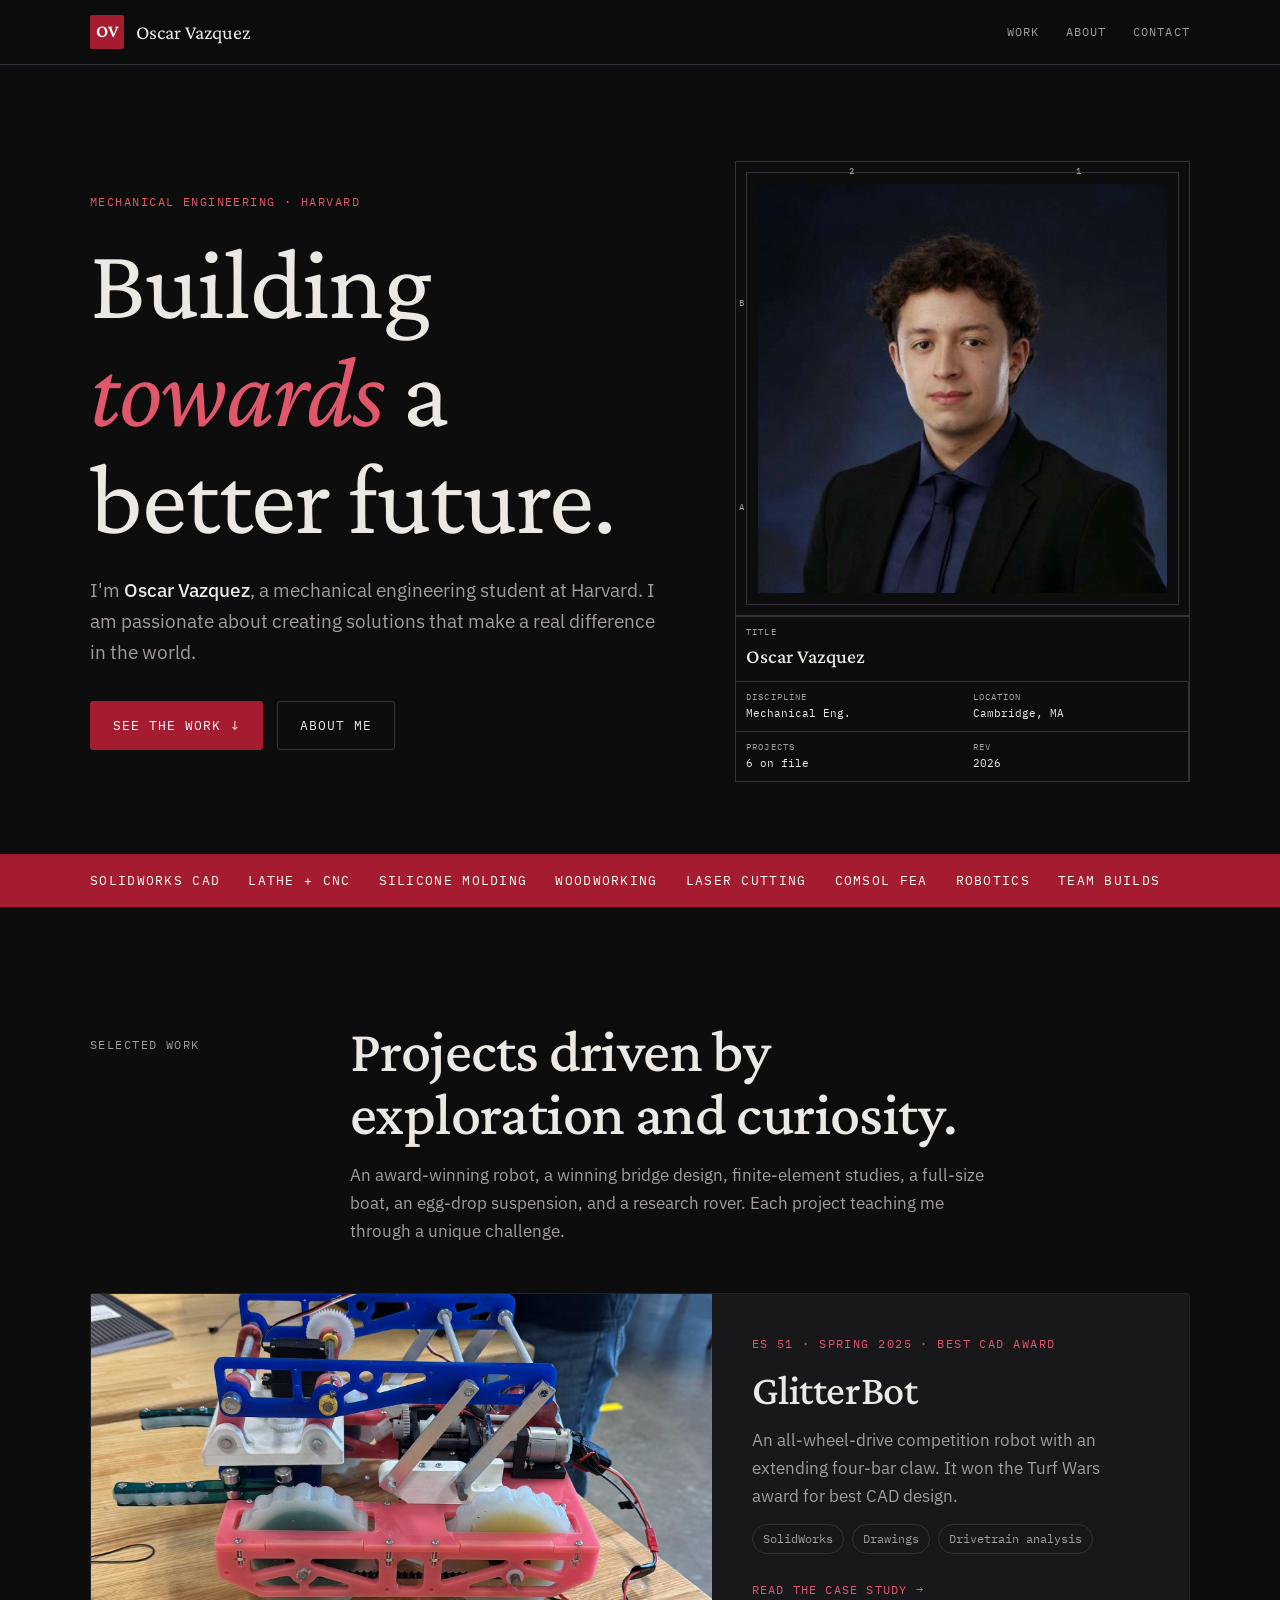
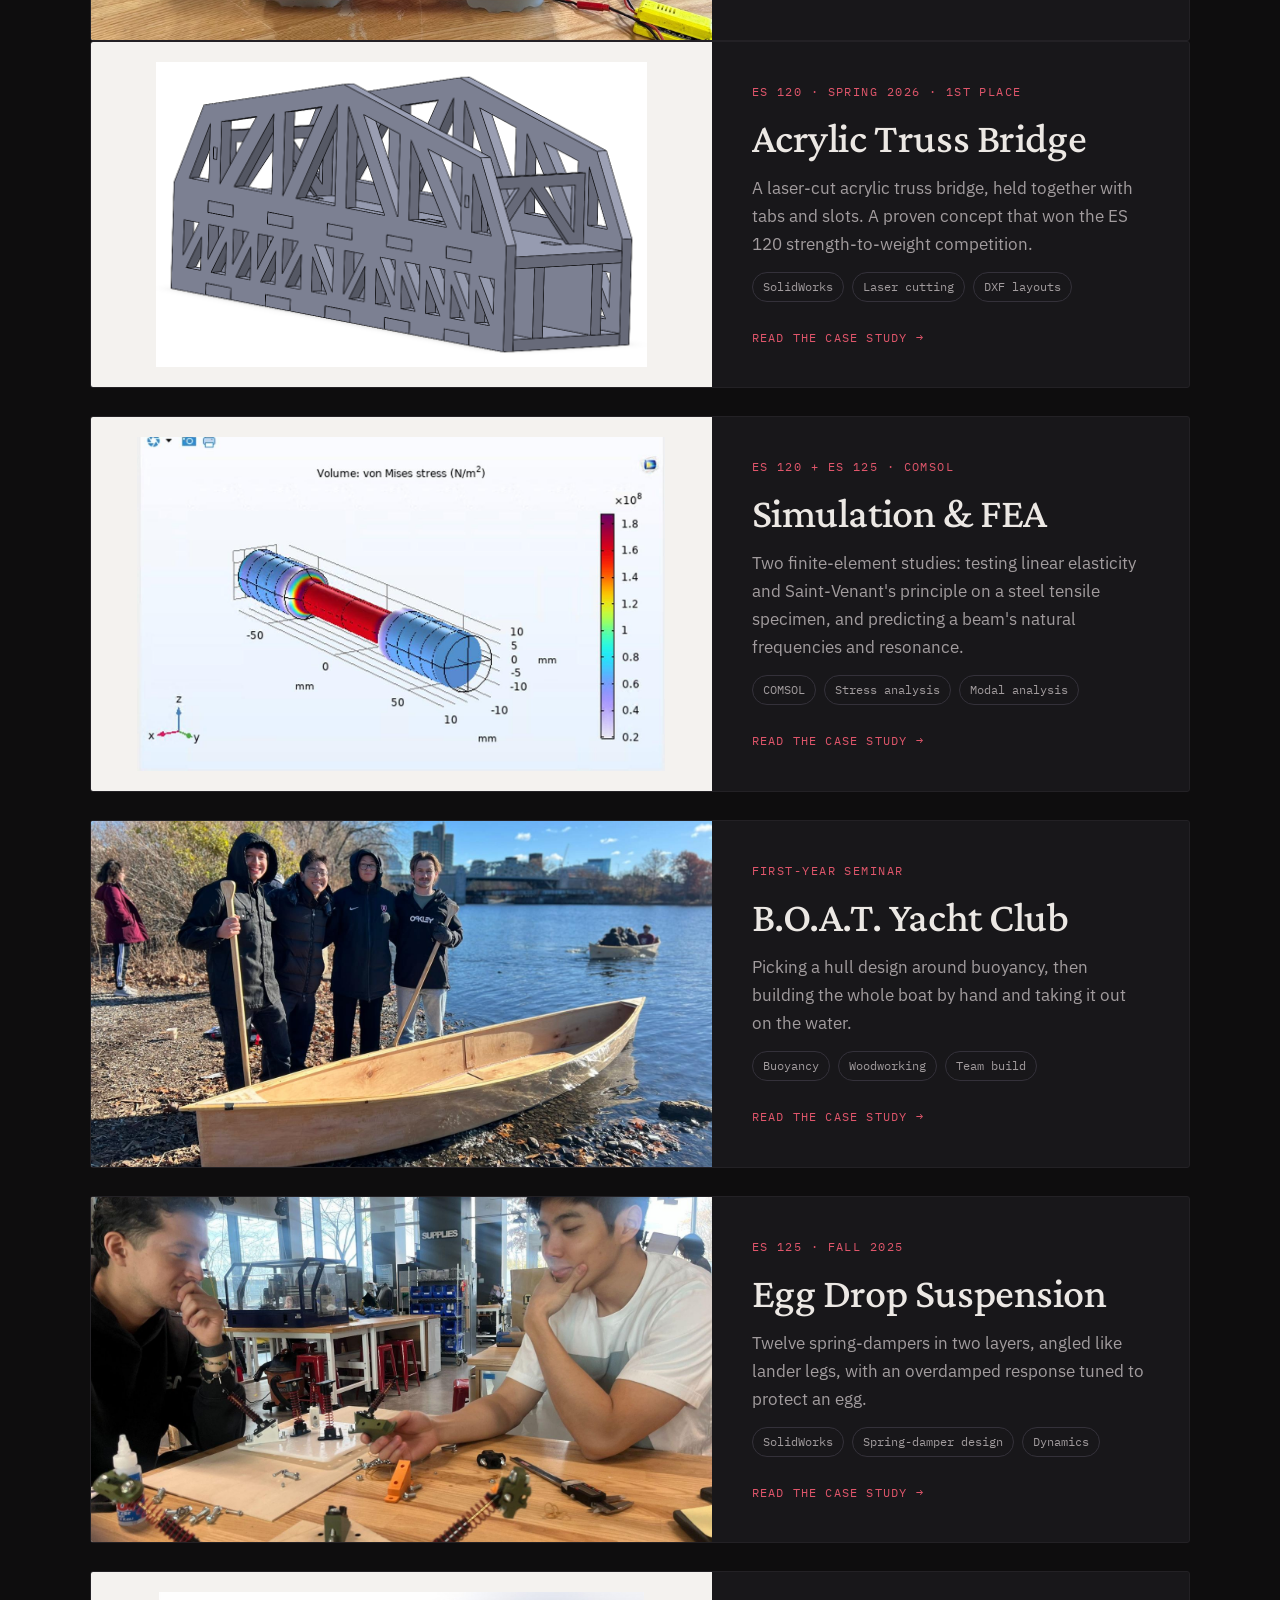
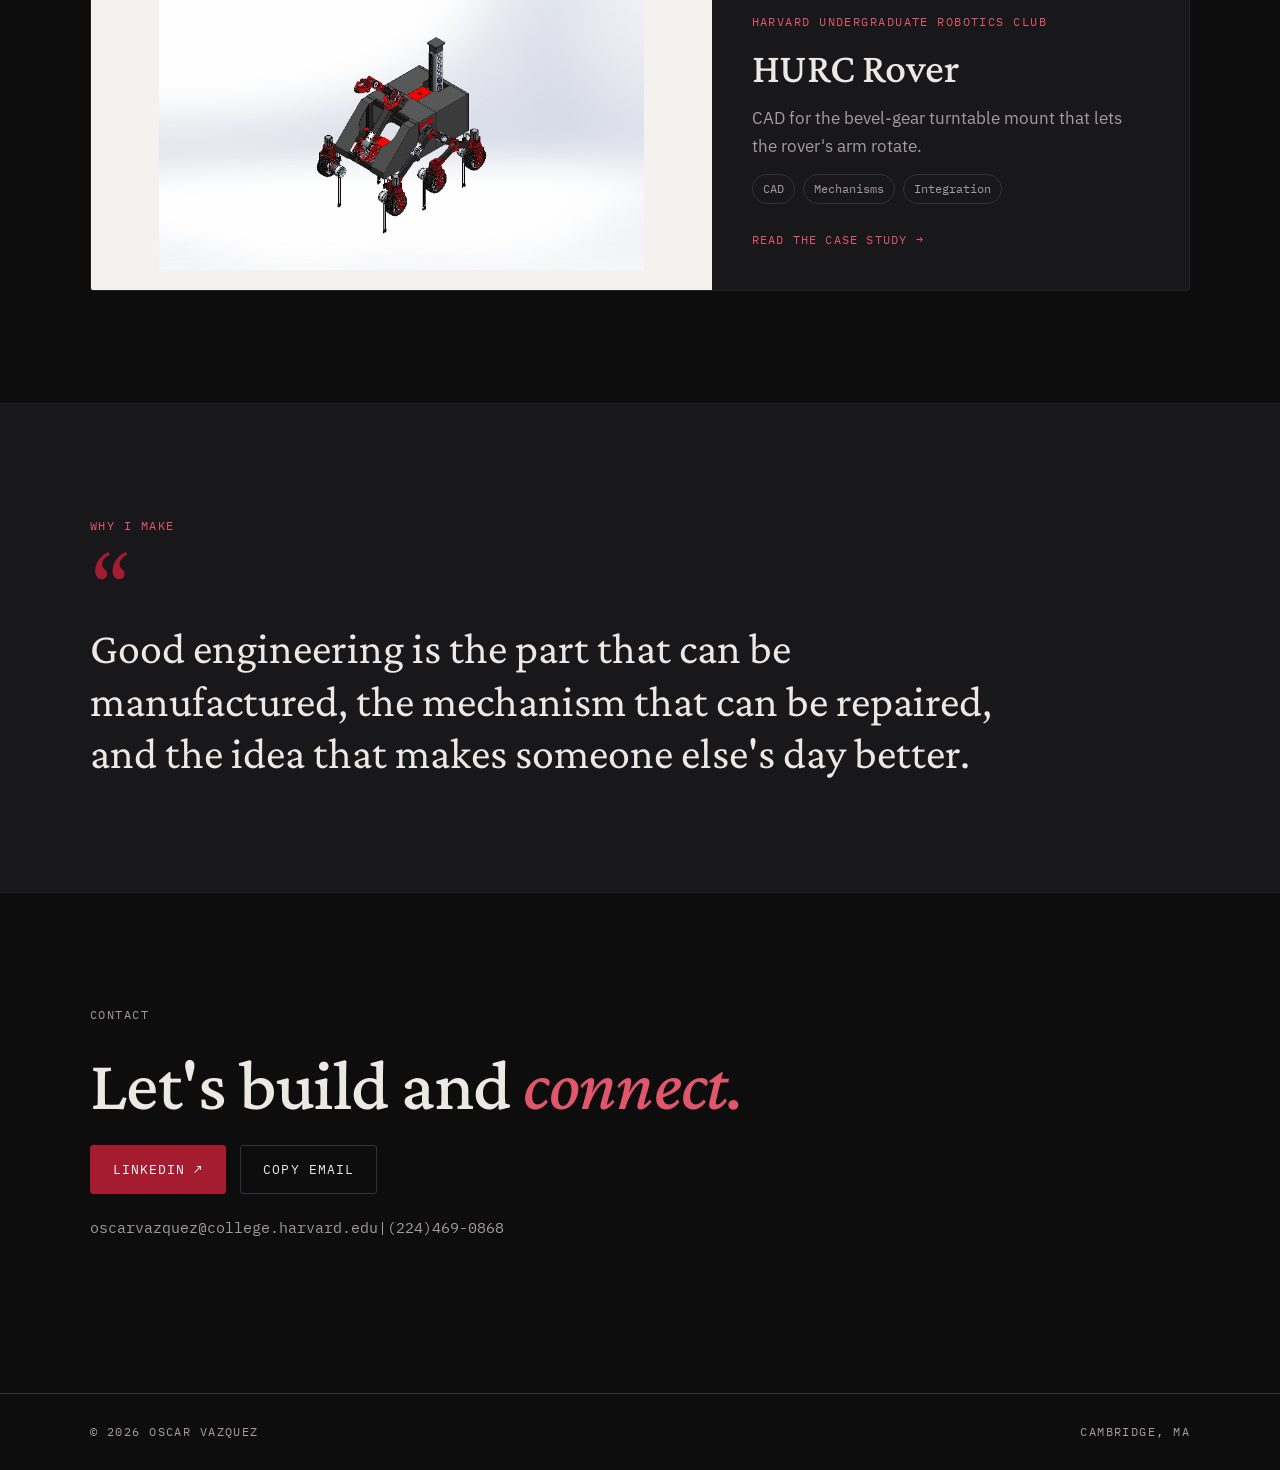
<file: index.html>
<!doctype html>
<html lang="en">
<head>
  <!-- The <head> holds settings and links. Nothing here shows on the page. -->
  <meta charset="utf-8">
  <meta name="viewport" content="width=device-width, initial-scale=1">
  <title>Oscar Vazquez — Mechanical Engineering Portfolio</title>
  <link rel="icon" type="image/png" href="assets/seas-favicon.png">
  <meta name="description" content="Portfolio of Oscar Vazquez, Harvard mechanical engineering student: competition robotics, boatbuilding, and robot CAD.">

  <!-- Fonts from Google Fonts -->
  <link rel="preconnect" href="https://fonts.googleapis.com">
  <link rel="preconnect" href="https://fonts.gstatic.com" crossorigin>
  <link href="https://fonts.googleapis.com/css2?family=Crimson+Pro:ital,wght@0,400;0,500;0,600;1,400;1,500&family=IBM+Plex+Mono:wght@400;500&family=IBM+Plex+Sans:wght@400;500&display=swap" rel="stylesheet">

  <!-- All the styling lives in one shared file -->
  <link rel="stylesheet" href="styles.css">
</head>
<body>

  <!-- ===== SITE HEADER (same on every page) ===== -->
  <header class="site-header">
    <div class="wrap">
      <a class="monogram" href="index.html">
        <span class="mark">OV</span>
        <span class="name">Oscar Vazquez</span>
      </a>
      <nav class="site-nav">
        <a href="#work">Work</a>
        <a href="about.html">About</a>
        <a href="#contact">Contact</a>
      </nav>
    </div>
  </header>

  <main>

    <!-- ===== HERO ===== -->
    <section class="hero wrap">
      <div>
        <p class="label red">Mechanical Engineering · Harvard</p>
        <h1>Building <em>towards</em> a better future.</h1>
        <p class="lede">
          I'm <strong>Oscar Vazquez</strong>, a mechanical engineering student at Harvard.
          I am passionate about creating solutions that make a real difference in the world.
        </p>
        <div class="actions">
          <a class="btn" href="#work">See the work ↓</a>
          <a class="btn ghost" href="about.html">About me</a>
        </div>
      </div>

      <!-- Portrait inside a "drawing sheet" frame -->
      <div class="portrait-wrap">
        <div class="sheet portrait-sheet">
          <span class="zone" style="top:4px;left:25%">2</span>
          <span class="zone" style="top:4px;left:75%">1</span>
          <span class="zone" style="left:3px;top:30%">B</span>
          <span class="zone" style="left:3px;top:75%">A</span>
          <img src="assets/oscar-portrait.jpg" alt="Headshot of Oscar Vazquez in a dark suit and navy tie" width="744" height="744">
        </div>
        <div class="title-block">
          <div class="wide"><span>Title</span><b>Oscar Vazquez</b></div>
          <div><span>Discipline</span>Mechanical Eng.</div>
          <div><span>Location</span>Cambridge, MA</div>
          <div><span>Projects</span>6 on file</div>
          <div><span>Rev</span>2026</div>
        </div>
      </div>
    </section>

    <!-- ===== SKILLS BAND ===== -->
    <div class="band">
      <div class="wrap">
        <span>SolidWorks CAD</span><span>Lathe + CNC</span><span>Silicone molding</span>
        <span>Woodworking</span><span>Laser cutting</span><span>COMSOL FEA</span><span>Robotics</span><span>Team builds</span>
      </div>
    </div>

    <!-- ===== PROJECTS ===== -->
    <section id="work" class="section wrap">
      <div class="section-head">
        <p class="label">Selected work</p>
        <div>
          <h2>Projects driven by exploration and curiosity.</h2>
          <p>An award-winning robot, a winning bridge design, finite-element studies, a full-size boat, an egg-drop suspension, and a research rover. Each 
            project teaching me through a unique challenge.</p>
        </div>
      </div>

      <!-- Each project is one big link. Copy a block to add a new project. -->
        <a class="project-row" href="projects/es51.html">
          <div class="thumb"><img src="assets/glitterbot-built.jpg" alt="The finished GlitterBot robot with blue arm and pink chassis" loading="lazy"></div>
          <div class="body">
            <p class="label red">ES 51 · Spring 2025 · Best CAD Award</p>
            <h3>GlitterBot</h3>
            <p>An all-wheel-drive competition robot with an extending four-bar claw. It won the
               Turf Wars award for best CAD design.</p>
            <ul class="tags"><li>SolidWorks</li><li>Drawings</li><li>Drivetrain analysis</li></ul>
            <span class="more">Read the case study →</span>
          </div>
        </a>

      <div class="projects">
        <a class="project-row" href="projects/bridge.html">
          <div class="thumb contain"><img src="assets/bridge-iso-cad.png" alt="CAD model of the laser-cut acrylic truss bridge" loading="lazy"></div>
          <div class="body">
            <p class="label red">ES 120 · Spring 2026 · 1st place</p>
            <h3>Acrylic Truss Bridge</h3>
            <p>A laser-cut acrylic truss bridge, held together with tabs and slots. A proven concept that won
               the ES 120 strength-to-weight competition.</p>
            <ul class="tags"><li>SolidWorks</li><li>Laser cutting</li><li>DXF layouts</li></ul>
            <span class="more">Read the case study →</span>
          </div>
        </a>

        <a class="project-row" href="projects/fea.html">
          <div class="thumb contain"><img src="assets/fea-bc1-uniform.png" alt="COMSOL stress field in a steel tensile specimen" loading="lazy"></div>
          <div class="body">
            <p class="label red">ES 120 + ES 125 · COMSOL</p>
            <h3>Simulation &amp; FEA</h3>
            <p>Two finite-element studies: testing linear elasticity and Saint-Venant's principle
               on a steel tensile specimen, and predicting a beam's natural frequencies and resonance.</p>
            <ul class="tags"><li>COMSOL</li><li>Stress analysis</li><li>Modal analysis</li></ul>
            <span class="more">Read the case study →</span>
          </div>
        </a>

        <a class="project-row" href="projects/boat.html">
          <div class="thumb"><img src="assets/boat-launch-day.jpg" alt="The team standing beside the finished plywood boat at the river" loading="lazy"></div>
          <div class="body">
            <p class="label red">First-year seminar</p>
            <h3>B.O.A.T. Yacht Club</h3>
            <p>Picking a hull design around buoyancy, then building the whole boat by hand
               and taking it out on the water.</p>
            <ul class="tags"><li>Buoyancy</li><li>Woodworking</li><li>Team build</li></ul>
            <span class="more">Read the case study →</span>
          </div>
        </a>

        <a class="project-row" href="projects/egg-drop.html">
          <div class="thumb"><img src="assets/egg-build-team.jpg" alt="Team members assembling the egg drop suspension in the makerspace" loading="lazy"></div>
          <div class="body">
            <p class="label red">ES 125 · Fall 2025</p>
            <h3>Egg Drop Suspension</h3>
            <p>Twelve spring-dampers in two layers, angled like lander legs, with an overdamped
               response tuned to protect an egg.</p>
            <ul class="tags"><li>SolidWorks</li><li>Spring-damper design</li><li>Dynamics</li></ul>
            <span class="more">Read the case study →</span>
          </div>
        </a>

        <a class="project-row" href="projects/hurc.html">
          <div class="thumb contain"><img src="assets/hurc-rover-cad.jpg" alt="CAD model of the HURC rover with its arm" loading="lazy"></div>
          <div class="body">
            <p class="label red">Harvard Undergraduate Robotics Club</p>
            <h3>HURC Rover</h3>
            <p>CAD for the bevel-gear turntable mount that lets the rover's arm rotate.</p>
            <ul class="tags"><li>CAD</li><li>Mechanisms</li><li>Integration</li></ul>
            <span class="more">Read the case study →</span>
          </div>
        </a>
      </div>
    </section>

    <!-- ===== STATEMENT ===== -->
    <section class="statement">
      <div class="wrap section">
        <p class="label red" style="margin-bottom:20px">Why I make</p>
        <blockquote>
          Good engineering is the part that can be manufactured, the mechanism that can be
          repaired, and the idea that makes someone else's day better.
        </blockquote>
      </div>
    </section>

    <!-- ===== CONTACT ===== -->
    <section id="contact" class="section wrap contact">
      <p class="label">Contact</p>
      <h2>Let's build and <em>connect.</em></h2>
      <!-- mailto only opens a desktop mail app, so "Copy email" is a backup for webmail users -->
      <div class="contact-actions">
        <a class="btn" href="https://www.linkedin.com/in/oscar-vazquez-267b56302/">LinkedIn ↗</a>
        <button class="btn ghost" type="button" id="copy-email" data-email="oscarvazquez@college.harvard.edu">Copy email</button>
      </div>
      <p class="email">oscarvazquez@college.harvard.edu|(224)469-0868</p>
    </section>

    <script>
      // Copies the address to the clipboard and briefly confirms it on the button
      const copyBtn = document.getElementById('copy-email');
      copyBtn.addEventListener('click', async () => {
        try {
          await navigator.clipboard.writeText(copyBtn.dataset.email);
          copyBtn.textContent = 'Copied ✓';
        } catch {
          // Older fallback for browsers that block the clipboard API
          const tmp = document.createElement('textarea');
          tmp.value = copyBtn.dataset.email;
          document.body.appendChild(tmp);
          tmp.select();
          const ok = document.execCommand('copy');
          tmp.remove();
          copyBtn.textContent = ok ? 'Copied ✓' : 'Select the address below';
        }
        setTimeout(() => { copyBtn.textContent = 'Copy email'; }, 2000);
      });
    </script>

  </main>

  <!-- ===== FOOTER ===== -->
  <footer class="site-footer">
    <div class="wrap label">
      <span>© 2026 Oscar Vazquez</span>
      <span>Cambridge, MA</span>
    </div>
  </footer>

</body>
</html>
</file>
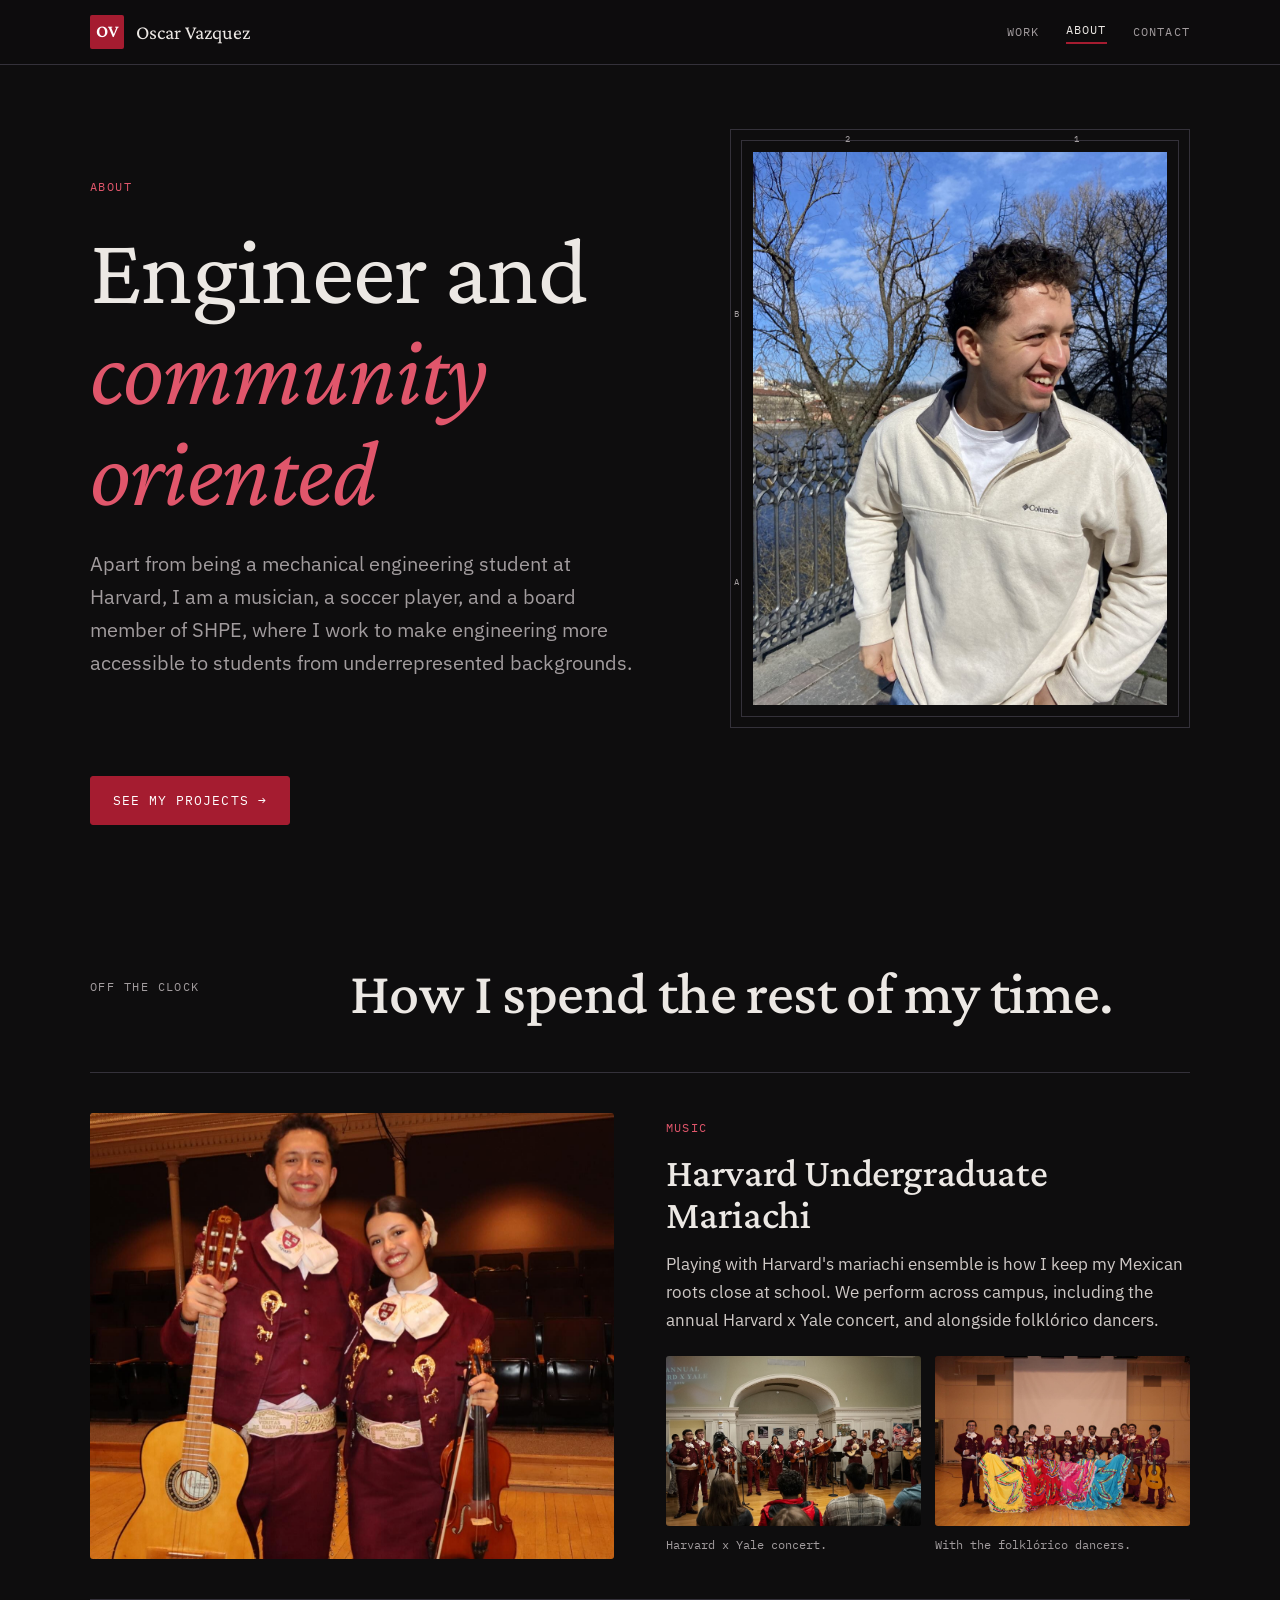
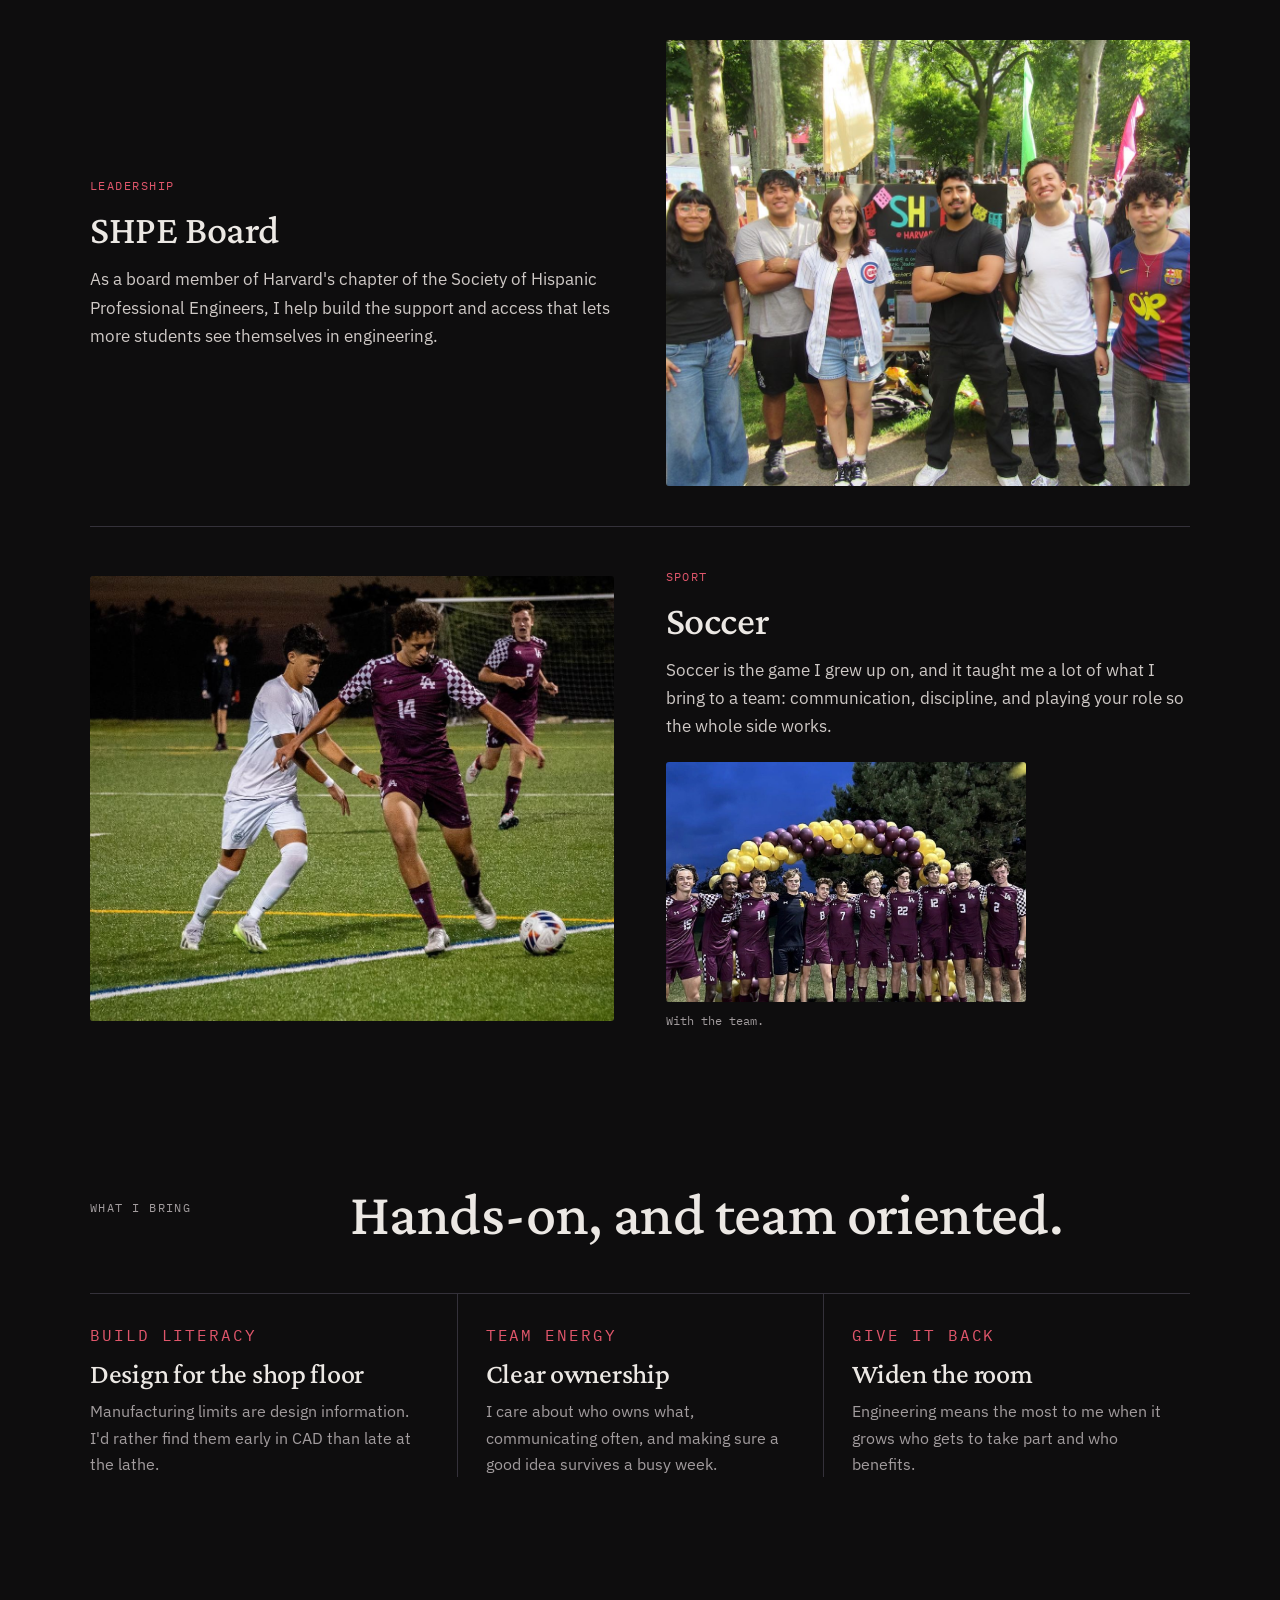
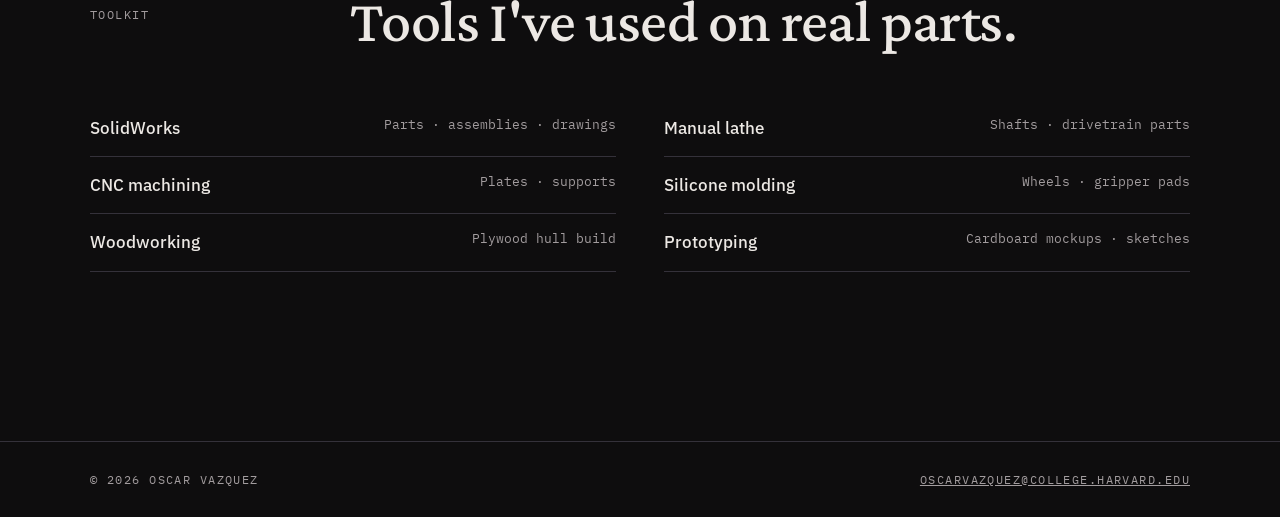
<file: about.html>
<!doctype html>
<html lang="en">
<head>
  <meta charset="utf-8">
  <meta name="viewport" content="width=device-width, initial-scale=1">
  <title>About — Oscar Vazquez</title>
  <link rel="icon" type="image/png" href="assets/seas-favicon.png">
  <link rel="preconnect" href="https://fonts.googleapis.com">
  <link rel="preconnect" href="https://fonts.gstatic.com" crossorigin>
  <link href="https://fonts.googleapis.com/css2?family=Crimson+Pro:ital,wght@0,400;0,500;0,600;1,400;1,500&family=IBM+Plex+Mono:wght@400;500&family=IBM+Plex+Sans:wght@400;500&display=swap" rel="stylesheet">
  <link rel="stylesheet" href="styles.css">
</head>
<body>

  <header class="site-header">
    <div class="wrap">
      <a class="monogram" href="index.html">
        <span class="mark">OV</span>
        <span class="name">Oscar Vazquez</span>
      </a>
      <nav class="site-nav">
        <a href="index.html#work">Work</a>
        <!-- aria-current marks the page you're on; the CSS underlines it -->
        <a href="about.html" aria-current="page">About</a>
        <a href="index.html#contact">Contact</a>
      </nav>
    </div>
  </header>

  <main>

    <!-- Title and intro on the left, photo on the right, so the photo shows up first -->
    <section class="about-hero wrap">
      <div class="about-intro">
        <p class="label red">About</p>
        <h1>Engineer and <em>community oriented</em></h1>
        <p class="lede">
          Apart from being a mechanical engineering student at Harvard, 
          I am a musician, a soccer player, and a board member of SHPE, 
          where I work to make engineering more accessible to students 
          from underrepresented backgrounds.
        </p>
      </div>
      <div class="sheet about-photo">
        <span class="zone" style="top:4px;left:25%">2</span>
        <span class="zone" style="top:4px;left:75%">1</span>
        <span class="zone" style="left:3px;top:30%">B</span>
        <span class="zone" style="left:3px;top:75%">A</span>
        <img src="assets/about-oscar.jpg" alt="Oscar Vazquez smiling outdoors in a cream quarter-zip, with a river and bare trees behind him" width="1050" height="1400">
      </div>
    </section>

    <section class="about-grid wrap">
      <div class="prose">
        <div><a class="btn" href="index.html#work">See my projects →</a></div>
      </div>
    </section>

    <!-- Personal side -->
    <section class="section wrap">
      <div class="section-head">
        <p class="label">Off the clock</p>
        <h2>How I spend the rest of my time.</h2>
      </div>
      <!-- Each .life block is one activity: photos on one side, words on the other -->
      <div class="life">
        <figure class="life-main"><img src="assets/about-mariachi-portrait.jpg" alt="Oscar in a crimson Harvard mariachi traje holding a guitar, next to a bandmate holding a violin" loading="lazy"></figure>
        <div class="life-text">
          <p class="label red">Music</p>
          <h3>Harvard Undergraduate Mariachi</h3>
          <p>Playing with Harvard's mariachi ensemble is how I keep my Mexican roots close at school.
             We perform across campus, including the annual Harvard x Yale concert, and alongside
             folklórico dancers.</p>
          <div class="life-pics">
            <figure><img src="assets/about-mariachi-concert.jpg" alt="The mariachi ensemble performing at the annual Harvard x Yale concert" loading="lazy"><figcaption>Harvard x Yale concert.</figcaption></figure>
            <figure><img src="assets/about-mariachi-ensemble.jpg" alt="The mariachi ensemble with folklórico dancers in colorful skirts" loading="lazy"><figcaption>With the folklórico dancers.</figcaption></figure>
          </div>
        </div>
      </div>

      <div class="life flip">
        <figure class="life-main"><img src="assets/about-shpe.jpg" alt="SHPE members standing in front of the SHPE Harvard booth outdoors" loading="lazy"></figure>
        <div class="life-text">
          <p class="label red">Leadership</p>
          <h3>SHPE Board</h3>
          <p>As a board member of Harvard's chapter of the Society of Hispanic Professional
             Engineers, I help build the support and access that lets more students see themselves
             in engineering.</p>
        </div>
      </div>

      <div class="life">
        <figure class="life-main"><img src="assets/about-soccer-action.jpg" alt="Soccer player in a maroon number 14 jersey dribbling past a defender at night" loading="lazy"></figure>
        <div class="life-text">
          <p class="label red">Sport</p>
          <h3>Soccer</h3>
          <p>Soccer is the game I grew up on, and it taught me a lot of what I bring to a team:
             communication, discipline, and playing your role so the whole side works.</p>
          <div class="life-pics one">
            <figure><img src="assets/about-soccer-team.jpg" alt="Soccer team in maroon jerseys posing under a balloon arch" loading="lazy"><figcaption>With the team.</figcaption></figure>
          </div>
        </div>
      </div>

      
    </section>

    <!-- What I bring -->
    <section class="section wrap" style="padding-top:0">
      <div class="section-head">
        <p class="label">What I bring</p>
        <h2>Hands-on, and team oriented.</h2>
      </div>
      <div class="values">
        <div>
          <p class="label red">Build literacy</p>
          <h3>Design for the shop floor</h3>
          <p>Manufacturing limits are design information. I'd rather find them early in CAD than late at the lathe.</p>
        </div>
        <div>
          <p class="label red">Team energy</p>
          <h3>Clear ownership</h3>
          <p>I care about who owns what, communicating often, and making sure a good idea survives a busy week.</p>
        </div>
        <div>
          <p class="label red">Give it back</p>
          <h3>Widen the room</h3>
          <p>Engineering means the most to me when it grows who gets to take part and who benefits.</p>
        </div>
      </div>
    </section>

    <!-- Toolkit -->
    <section class="section wrap" style="padding-top:0">
      <div class="section-head">
        <p class="label">Toolkit</p>
        <h2>Tools I've used on real parts.</h2>
      </div>
      <!-- <dl> is a "description list": pairs of terms (dt) and details (dd) -->
      <dl class="toolkit">
        <div><dt>SolidWorks</dt><dd>Parts · assemblies · drawings</dd></div>
        <div><dt>Manual lathe</dt><dd>Shafts · drivetrain parts</dd></div>
        <div><dt>CNC machining</dt><dd>Plates · supports</dd></div>
        <div><dt>Silicone molding</dt><dd>Wheels · gripper pads</dd></div>
        <div><dt>Woodworking</dt><dd>Plywood hull build</dd></div>
        <div><dt>Prototyping</dt><dd>Cardboard mockups · sketches</dd></div>
      </dl>
    </section>

  </main>

  <footer class="site-footer">
    <div class="wrap label">
      <span>© 2026 Oscar Vazquez</span>
      <a href="mailto:oscarvazquez@college.harvard.edu">oscarvazquez@college.harvard.edu</a>
    </div>
  </footer>

</body>
</html>
</file>
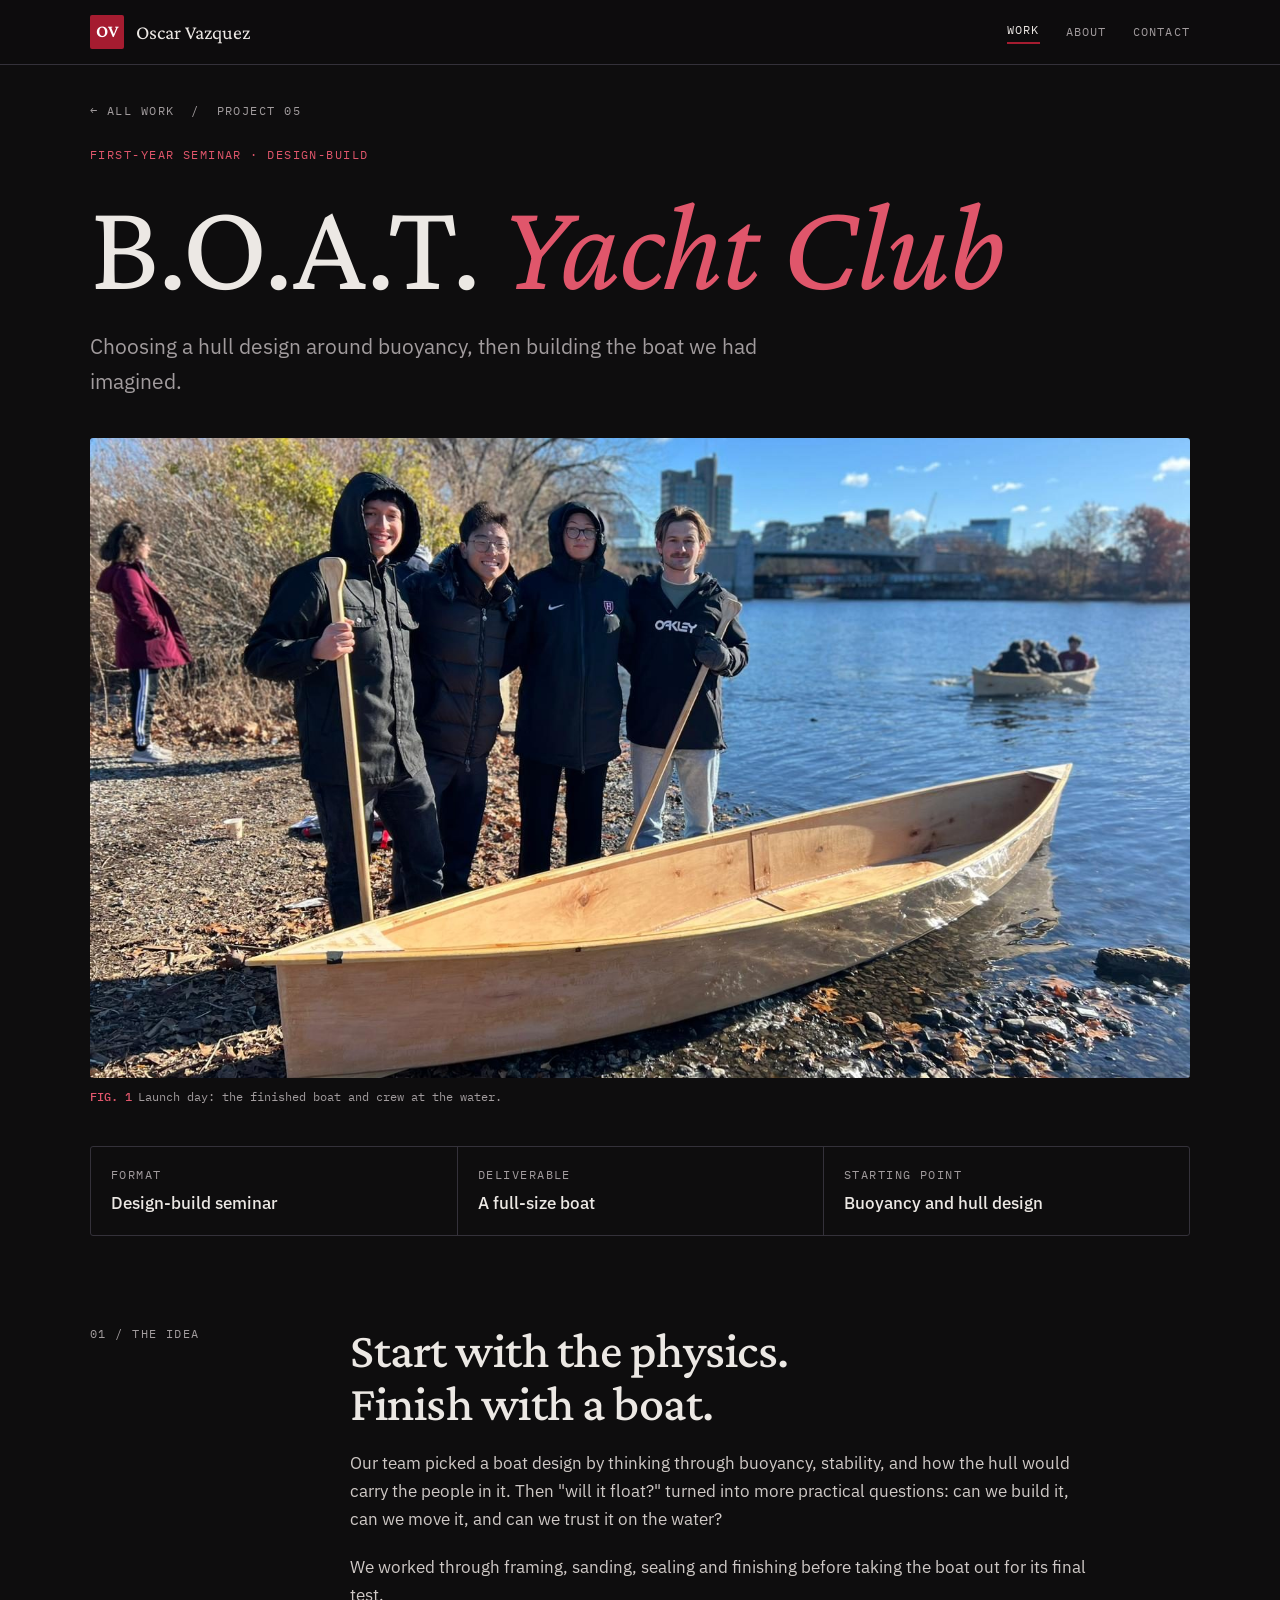
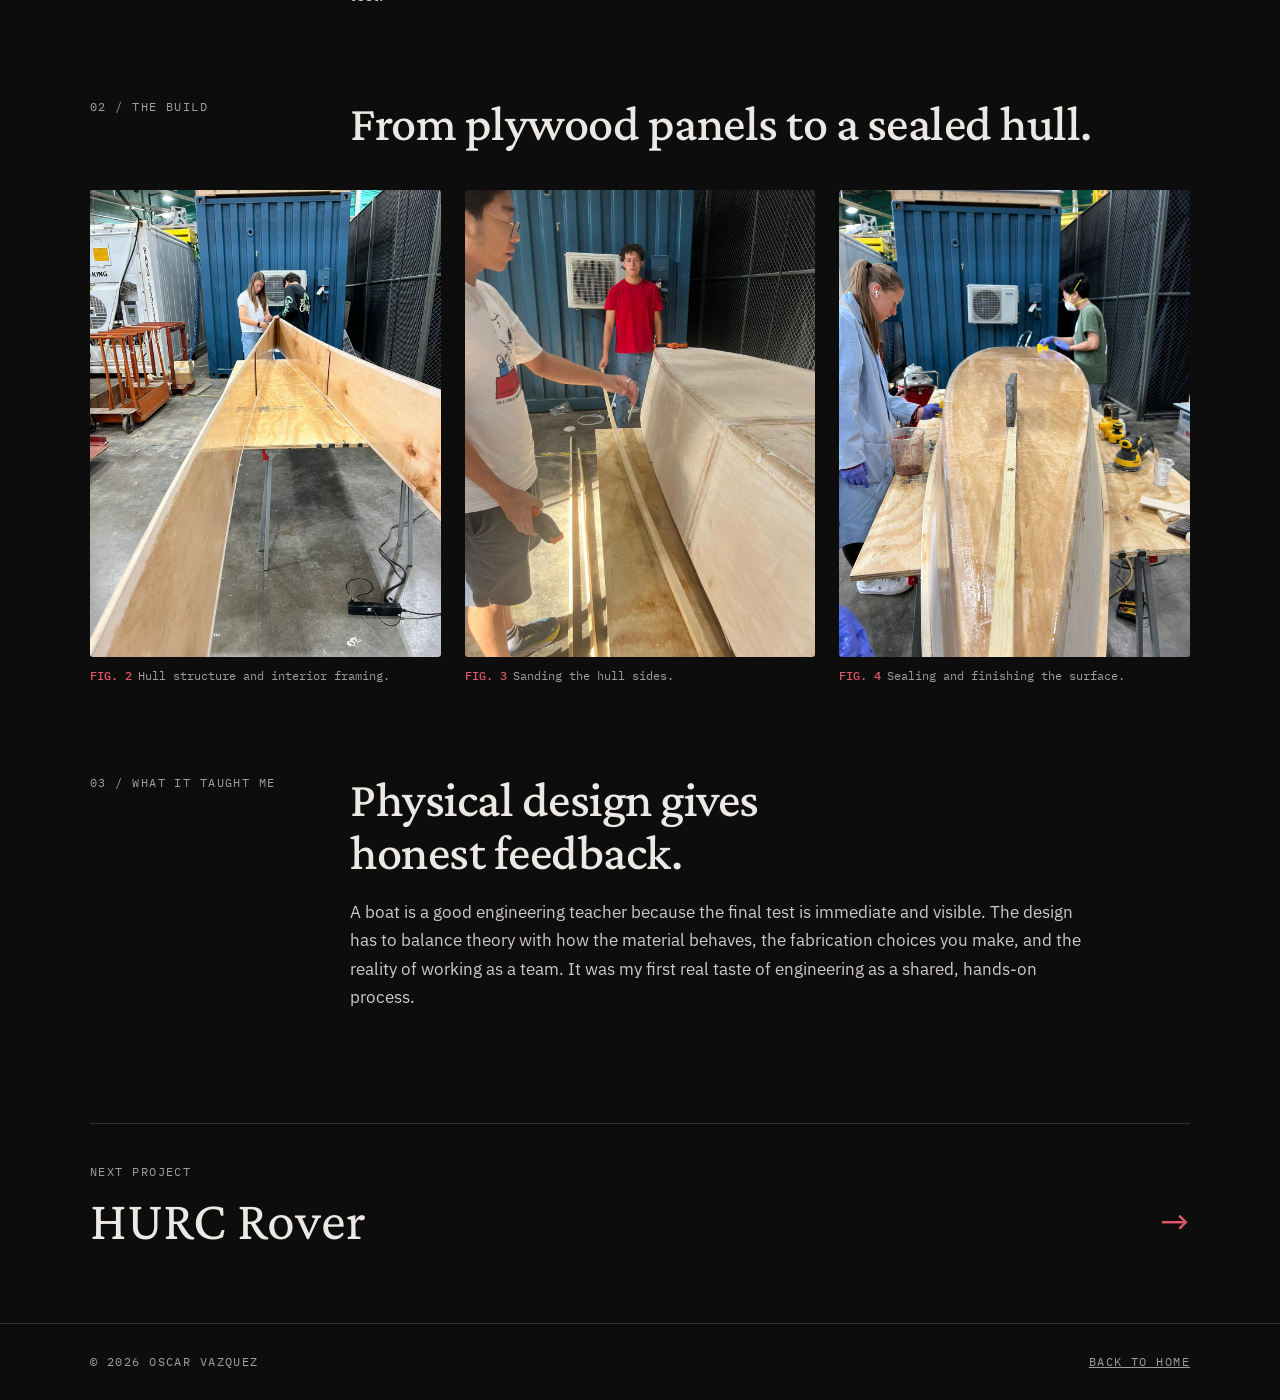
<file: projects/boat.html>
<!doctype html>
<html lang="en">
<head>
  <meta charset="utf-8">
  <meta name="viewport" content="width=device-width, initial-scale=1">
  <title>B.O.A.T. Yacht Club — Oscar Vazquez</title>
  <link rel="preconnect" href="https://fonts.googleapis.com">
  <link rel="preconnect" href="https://fonts.gstatic.com" crossorigin>
  <link href="https://fonts.googleapis.com/css2?family=Crimson+Pro:ital,wght@0,400;0,500;0,600;1,400;1,500&family=IBM+Plex+Mono:wght@400;500&family=IBM+Plex+Sans:wght@400;500&display=swap" rel="stylesheet">
  <link rel="stylesheet" href="../styles.css">
</head>
<body>

  <header class="site-header">
    <div class="wrap">
      <a class="monogram" href="../index.html">
        <span class="mark">OV</span>
        <span class="name">Oscar Vazquez</span>
      </a>
      <nav class="site-nav">
        <a href="../index.html#work" aria-current="page">Work</a>
        <a href="../about.html">About</a>
        <a href="../index.html#contact">Contact</a>
      </nav>
    </div>
  </header>

  <main class="wrap">

    <p class="crumbs label"><a href="../index.html#work">← All work</a> &nbsp;/&nbsp; Project 05</p>

    <section class="project-hero">
      <p class="label red">First-year seminar · Design-build</p>
      <h1>B.O.A.T. <em>Yacht Club</em></h1>
      <p class="subtitle">Choosing a hull design around buoyancy, then building the boat we had imagined.</p>
    </section>

    <figure class="hero-image">
      <img src="../assets/boat-launch-day.jpg" alt="Four team members with paddles standing beside the finished plywood boat at the river's edge" width="1600" height="1200">
      <figcaption><b>FIG. 1</b>Launch day: the finished boat and crew at the water.</figcaption>
    </figure>

    <div class="facts">
      <div><span class="label">Format</span><b>Design-build seminar</b></div>
      <div><span class="label">Deliverable</span><b>A full-size boat</b></div>
      <div><span class="label">Starting point</span><b>Buoyancy and hull design</b></div>
    </div>

    <section class="case">
      <p class="label">01 / The idea</p>
      <div class="case-body">
        <h2>Start with the physics. Finish with a boat.</h2>
        <p>Our team picked a boat design by thinking through buoyancy, stability, and how the
           hull would carry the people in it. Then "will it float?" turned into more practical
           questions: can we build it, can we move it, and can we trust it on the water?</p>
        <p>We worked through framing, sanding, sealing and finishing before taking the boat
           out for its final test.</p>
      </div>
    </section>

    <section class="case">
      <p class="label">02 / The build</p>
      <div class="case-body">
        <h2>From plywood panels to a sealed hull.</h2>
      </div>
    </section>
    <div class="gallery boat">
      <figure><img src="../assets/boat-hull-framing.jpg" alt="The open plywood hull on sawhorses in the shop" loading="lazy"><figcaption><b>FIG. 2</b>Hull structure and interior framing.</figcaption></figure>
      <figure><img src="../assets/boat-sanding.jpg" alt="Team members sanding the side of the hull" loading="lazy"><figcaption><b>FIG. 3</b>Sanding the hull sides.</figcaption></figure>
      <figure><img src="../assets/boat-finishing.jpg" alt="Team members applying finish to the hull" loading="lazy"><figcaption><b>FIG. 4</b>Sealing and finishing the surface.</figcaption></figure>
    </div>

    <section class="case">
      <p class="label">03 / What it taught me</p>
      <div class="case-body">
        <h2>Physical design gives honest feedback.</h2>
        <p>A boat is a good engineering teacher because the final test is immediate and
           visible. The design has to balance theory with how the material behaves, the
           fabrication choices you make, and the reality of working as a team. It was my first
           real taste of engineering as a shared, hands-on process.</p>
      </div>
    </section>

    <a class="next" href="hurc.html">
      <div><span class="label">Next project</span><b>HURC Rover</b></div>
      <span class="arrow">→</span>
    </a>

  </main>

  <footer class="site-footer">
    <div class="wrap label">
      <span>© 2026 Oscar Vazquez</span>
      <a href="../index.html">Back to home</a>
    </div>
  </footer>

</body>
</html>
</file>
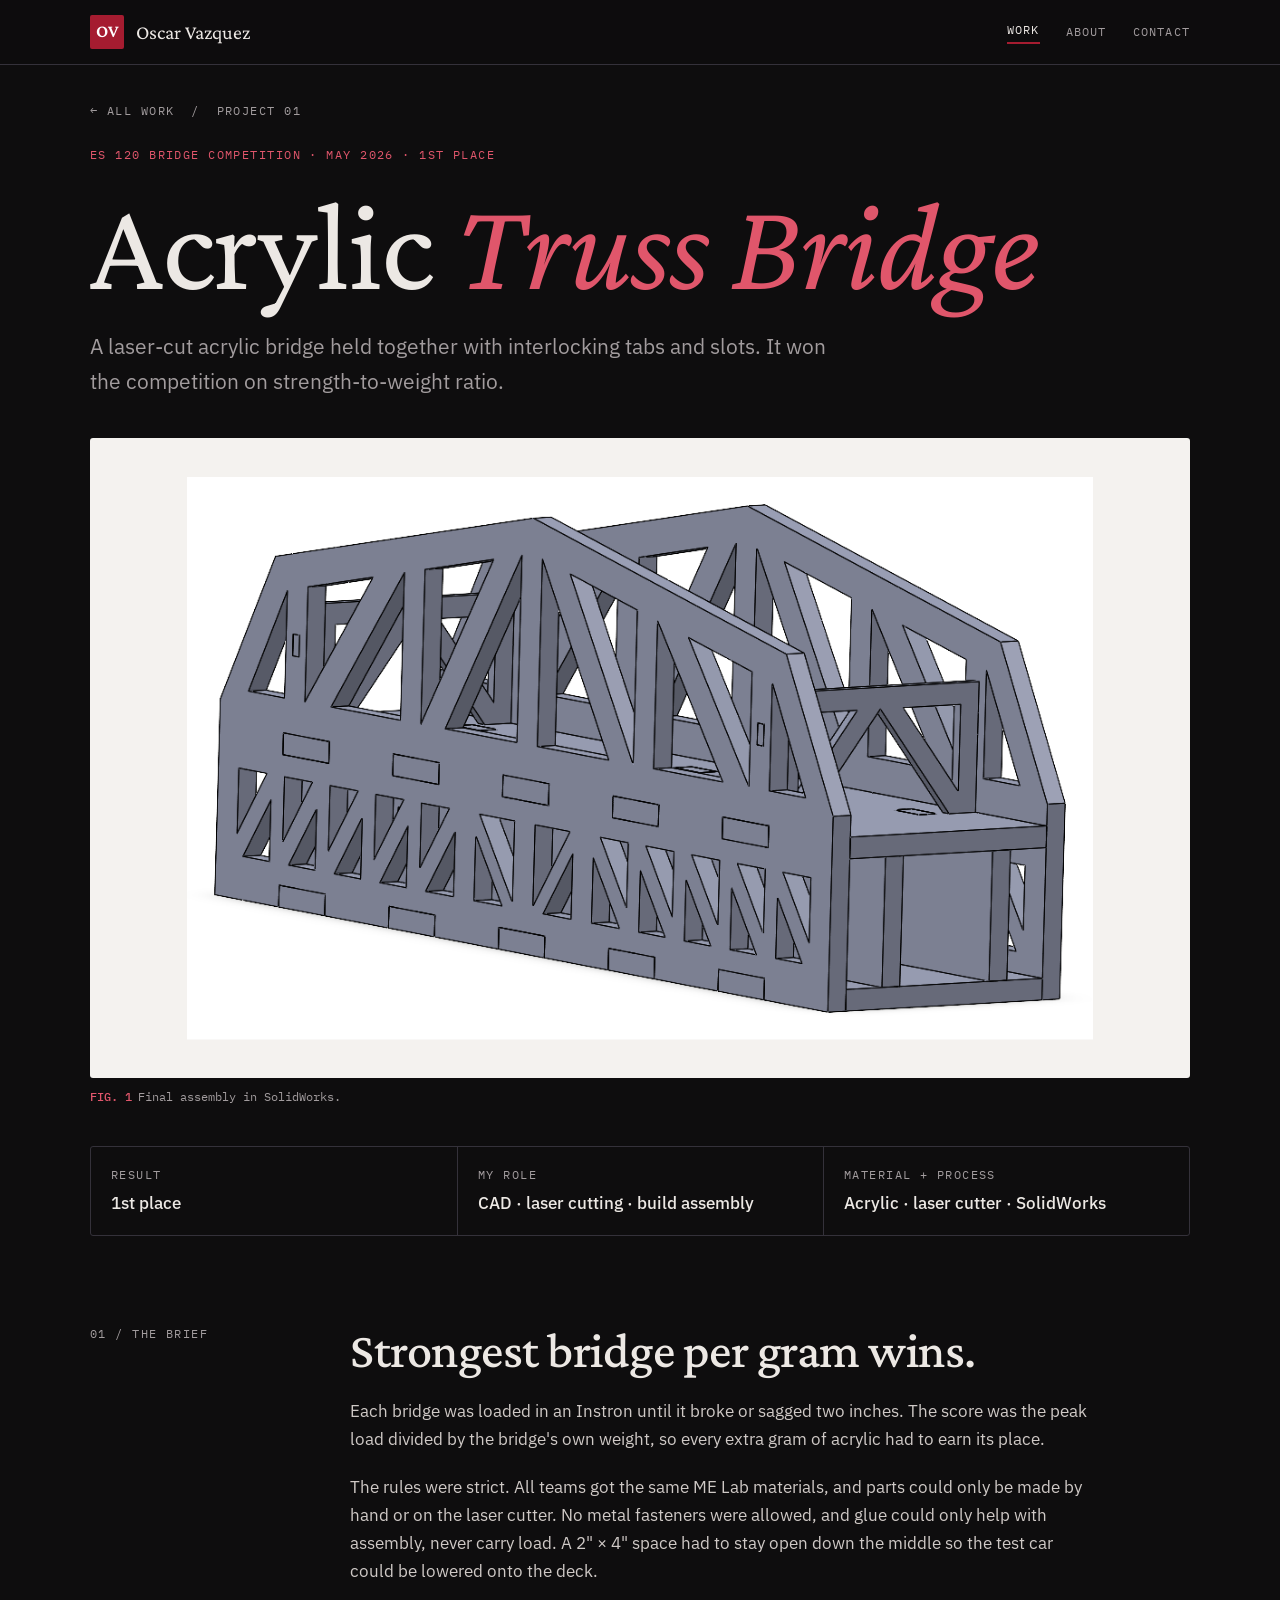
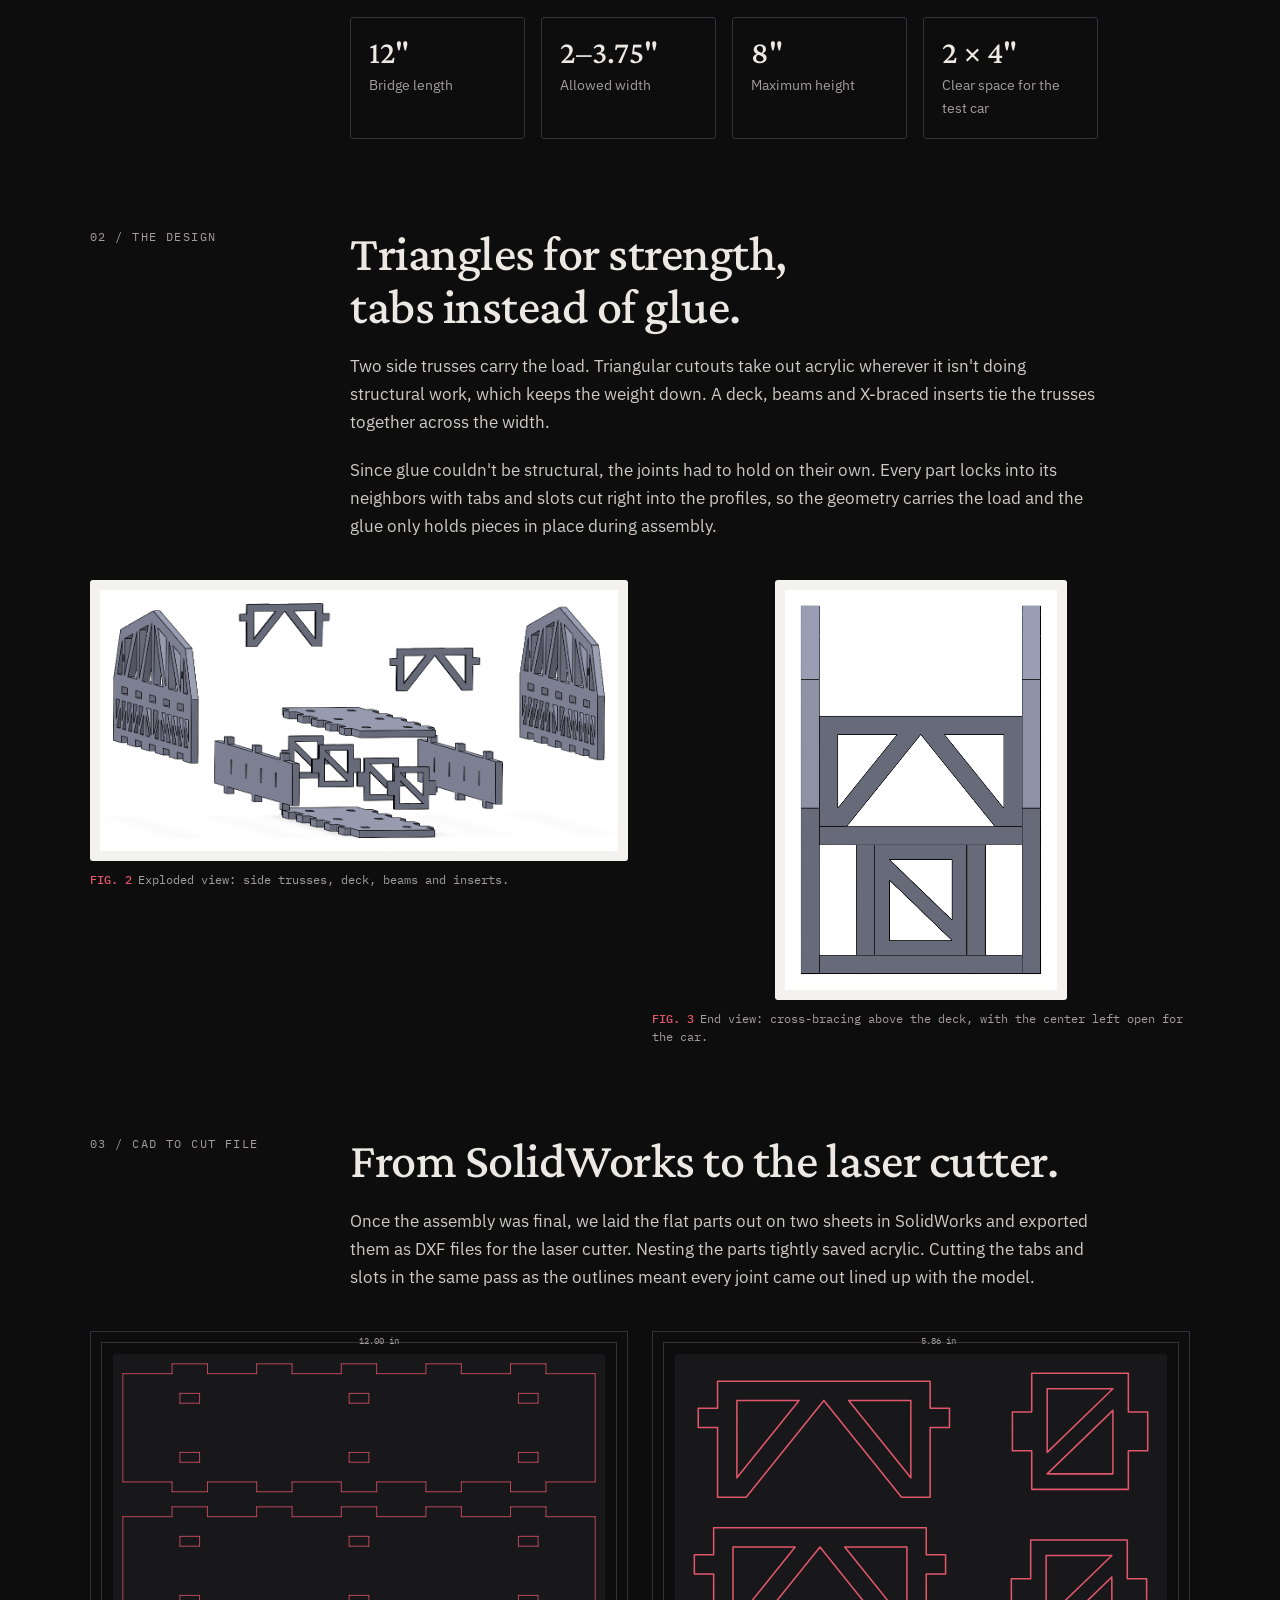
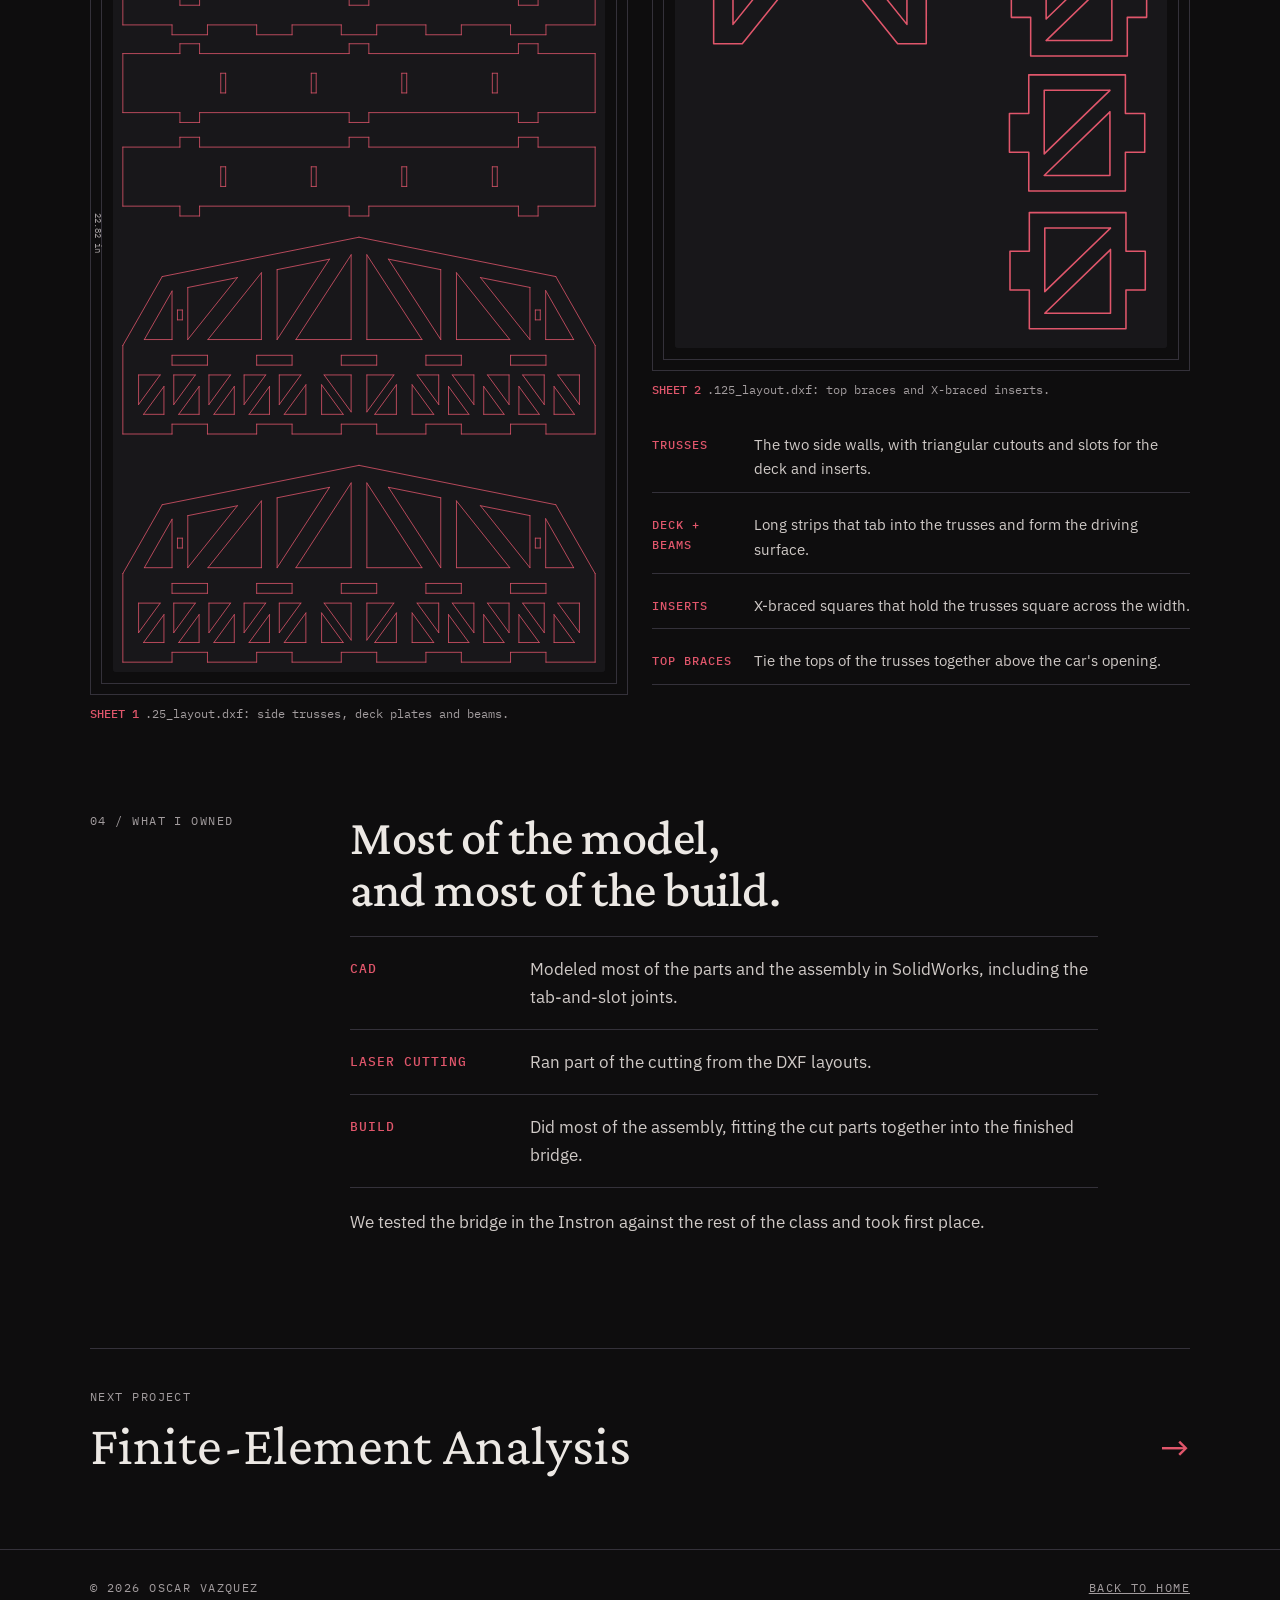
<file: projects/bridge.html>
<!doctype html>
<html lang="en">
<head>
  <meta charset="utf-8">
  <meta name="viewport" content="width=device-width, initial-scale=1">
  <title>Acrylic Truss Bridge — Oscar Vazquez</title>
  <link rel="preconnect" href="https://fonts.googleapis.com">
  <link rel="preconnect" href="https://fonts.gstatic.com" crossorigin>
  <link href="https://fonts.googleapis.com/css2?family=Crimson+Pro:ital,wght@0,400;0,500;0,600;1,400;1,500&family=IBM+Plex+Mono:wght@400;500&family=IBM+Plex+Sans:wght@400;500&display=swap" rel="stylesheet">
  <link rel="stylesheet" href="../styles.css">
</head>
<body>

  <header class="site-header">
    <div class="wrap">
      <a class="monogram" href="../index.html">
        <span class="mark">OV</span>
        <span class="name">Oscar Vazquez</span>
      </a>
      <nav class="site-nav">
        <a href="../index.html#work" aria-current="page">Work</a>
        <a href="../about.html">About</a>
        <a href="../index.html#contact">Contact</a>
      </nav>
    </div>
  </header>

  <main class="wrap">

    <p class="crumbs label"><a href="../index.html#work">← All work</a> &nbsp;/&nbsp; Project 01</p>

    <section class="project-hero">
      <p class="label red">ES 120 Bridge Competition · May 2026 · 1st place</p>
      <h1>Acrylic <em>Truss Bridge</em></h1>
      <p class="subtitle">A laser-cut acrylic bridge held together with interlocking tabs and slots. It won the competition on strength-to-weight ratio.</p>
    </section>

    <figure class="hero-image on-paper">
      <img src="../assets/bridge-iso-cad.png" alt="Isometric CAD view of the acrylic truss bridge with two side trusses, a deck and cross-bracing" width="1000" height="622">
      <figcaption><b>FIG. 1</b>Final assembly in SolidWorks.</figcaption>
    </figure>

    <div class="facts">
      <div><span class="label">Result</span><b>1st place</b></div>
      <div><span class="label">My role</span><b>CAD · laser cutting · build assembly</b></div>
      <div><span class="label">Material + process</span><b>Acrylic · laser cutter · SolidWorks</b></div>
    </div>

    <!-- 01 -->
    <section class="case">
      <p class="label">01 / The brief</p>
      <div class="case-body">
        <h2>Strongest bridge per gram wins.</h2>
        <p>Each bridge was loaded in an Instron until it broke or sagged two inches. The score
           was the peak load divided by the bridge's own weight, so every extra gram of acrylic
           had to earn its place.</p>
        <p>The rules were strict. All teams got the same ME Lab materials, and parts could only
           be made by hand or on the laser cutter. No metal fasteners were allowed, and glue
           could only help with assembly, never carry load. A 2" × 4" space had to stay open
           down the middle so the test car could be lowered onto the deck.</p>
        <div class="rules">
          <div><strong>12"</strong><span>Bridge length</span></div>
          <div><strong>2–3.75"</strong><span>Allowed width</span></div>
          <div><strong>8"</strong><span>Maximum height</span></div>
          <div><strong>2 × 4"</strong><span>Clear space for the test car</span></div>
        </div>
      </div>
    </section>

    <!-- 02 -->
    <section class="case">
      <p class="label">02 / The design</p>
      <div class="case-body">
        <h2>Triangles for strength, tabs instead of glue.</h2>
        <p>Two side trusses carry the load. Triangular cutouts take out acrylic wherever it
           isn't doing structural work, which keeps the weight down. A deck, beams and
           X-braced inserts tie the trusses together across the width.</p>
        <p>Since glue couldn't be structural, the joints had to hold on their own. Every part
           locks into its neighbors with tabs and slots cut right into the profiles, so the
           geometry carries the load and the glue only holds pieces in place during assembly.</p>
      </div>
    </section>
    <div class="gallery two">
      <figure class="on-paper"><img src="../assets/bridge-exploded-cad.png" alt="Exploded CAD view showing the side trusses, deck plates, beams and cross-brace inserts" loading="lazy"><figcaption><b>FIG. 2</b>Exploded view: side trusses, deck, beams and inserts.</figcaption></figure>
      <figure class="on-paper"><img src="../assets/bridge-end-view.png" alt="End view of the bridge showing the cross-bracing and the open center channel" loading="lazy" style="max-height:420px;margin-inline:auto"><figcaption><b>FIG. 3</b>End view: cross-bracing above the deck, with the center left open for the car.</figcaption></figure>
    </div>

    <!-- 03 -->
    <section class="case">
      <p class="label">03 / CAD to cut file</p>
      <div class="case-body">
        <h2>From SolidWorks to the laser cutter.</h2>
        <p>Once the assembly was final, we laid the flat parts out on two sheets in SolidWorks
           and exported them as DXF files for the laser cutter. Nesting the parts tightly saved
           acrylic. Cutting the tabs and slots in the same pass as the outlines meant every
           joint came out lined up with the model.</p>
      </div>
    </section>
    <div class="cut-sheets">
      <figure>
        <div class="sheet">
          <span class="zone" style="top:4px;left:50%">12.00 in</span>
          <span class="zone" style="left:3px;top:50%;writing-mode:vertical-rl">22.82 in</span>
          <img src="../assets/bridge-cut-layout-25.svg" alt="Laser cut layout with two side trusses, two deck plates and two beams" loading="lazy">
        </div>
        <figcaption><b>SHEET 1</b>.25_layout.dxf: side trusses, deck plates and beams.</figcaption>
      </figure>
      <div class="side">
        <figure>
          <div class="sheet">
            <span class="zone" style="top:4px;left:50%">5.86 in</span>
            <img src="../assets/bridge-cut-layout-125.svg" alt="Laser cut layout with two top braces and four X-braced inserts" loading="lazy">
          </div>
          <figcaption><b>SHEET 2</b>.125_layout.dxf: top braces and X-braced inserts.</figcaption>
        </figure>
        <ul class="cut-key">
          <li><b>Trusses</b><span>The two side walls, with triangular cutouts and slots for the deck and inserts.</span></li>
          <li><b>Deck + beams</b><span>Long strips that tab into the trusses and form the driving surface.</span></li>
          <li><b>Inserts</b><span>X-braced squares that hold the trusses square across the width.</span></li>
          <li><b>Top braces</b><span>Tie the tops of the trusses together above the car's opening.</span></li>
        </ul>
      </div>
    </div>

    <!-- 04 -->
    <section class="case">
      <p class="label">04 / What I owned</p>
      <div class="case-body">
        <h2>Most of the model, and most of the build.</h2>
        <ul class="owned">
          <li><b>CAD</b><span>Modeled most of the parts and the assembly in SolidWorks, including the tab-and-slot joints.</span></li>
          <li><b>Laser cutting</b><span>Ran part of the cutting from the DXF layouts.</span></li>
          <li><b>Build</b><span>Did most of the assembly, fitting the cut parts together into the finished bridge.</span></li>
        </ul>
        <p>We tested the bridge in the Instron against the rest of the class and took first place.</p>
      </div>
    </section>

    <a class="next" href="fea.html">
      <div><span class="label">Next project</span><b>Finite-Element Analysis</b></div>
      <span class="arrow">→</span>
    </a>

  </main>

  <footer class="site-footer">
    <div class="wrap label">
      <span>© 2026 Oscar Vazquez</span>
      <a href="../index.html">Back to home</a>
    </div>
  </footer>

</body>
</html>
</file>
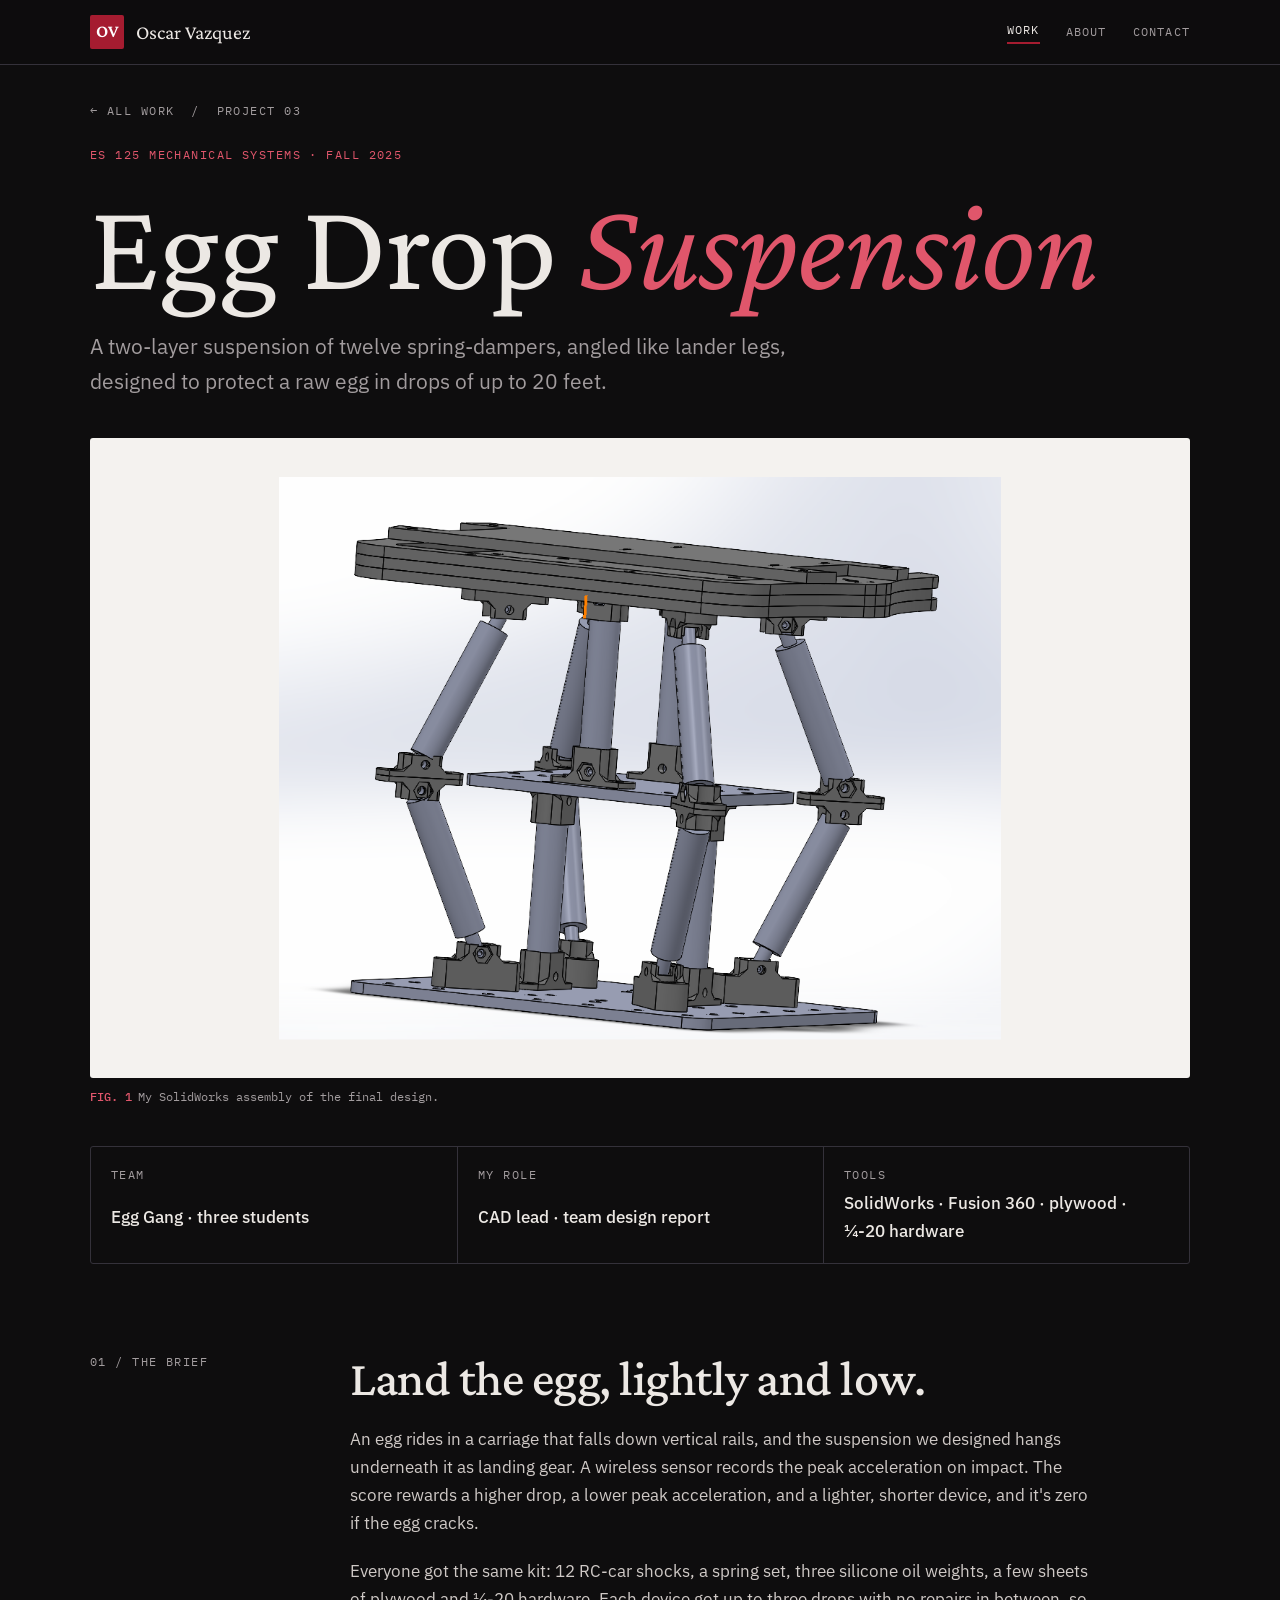
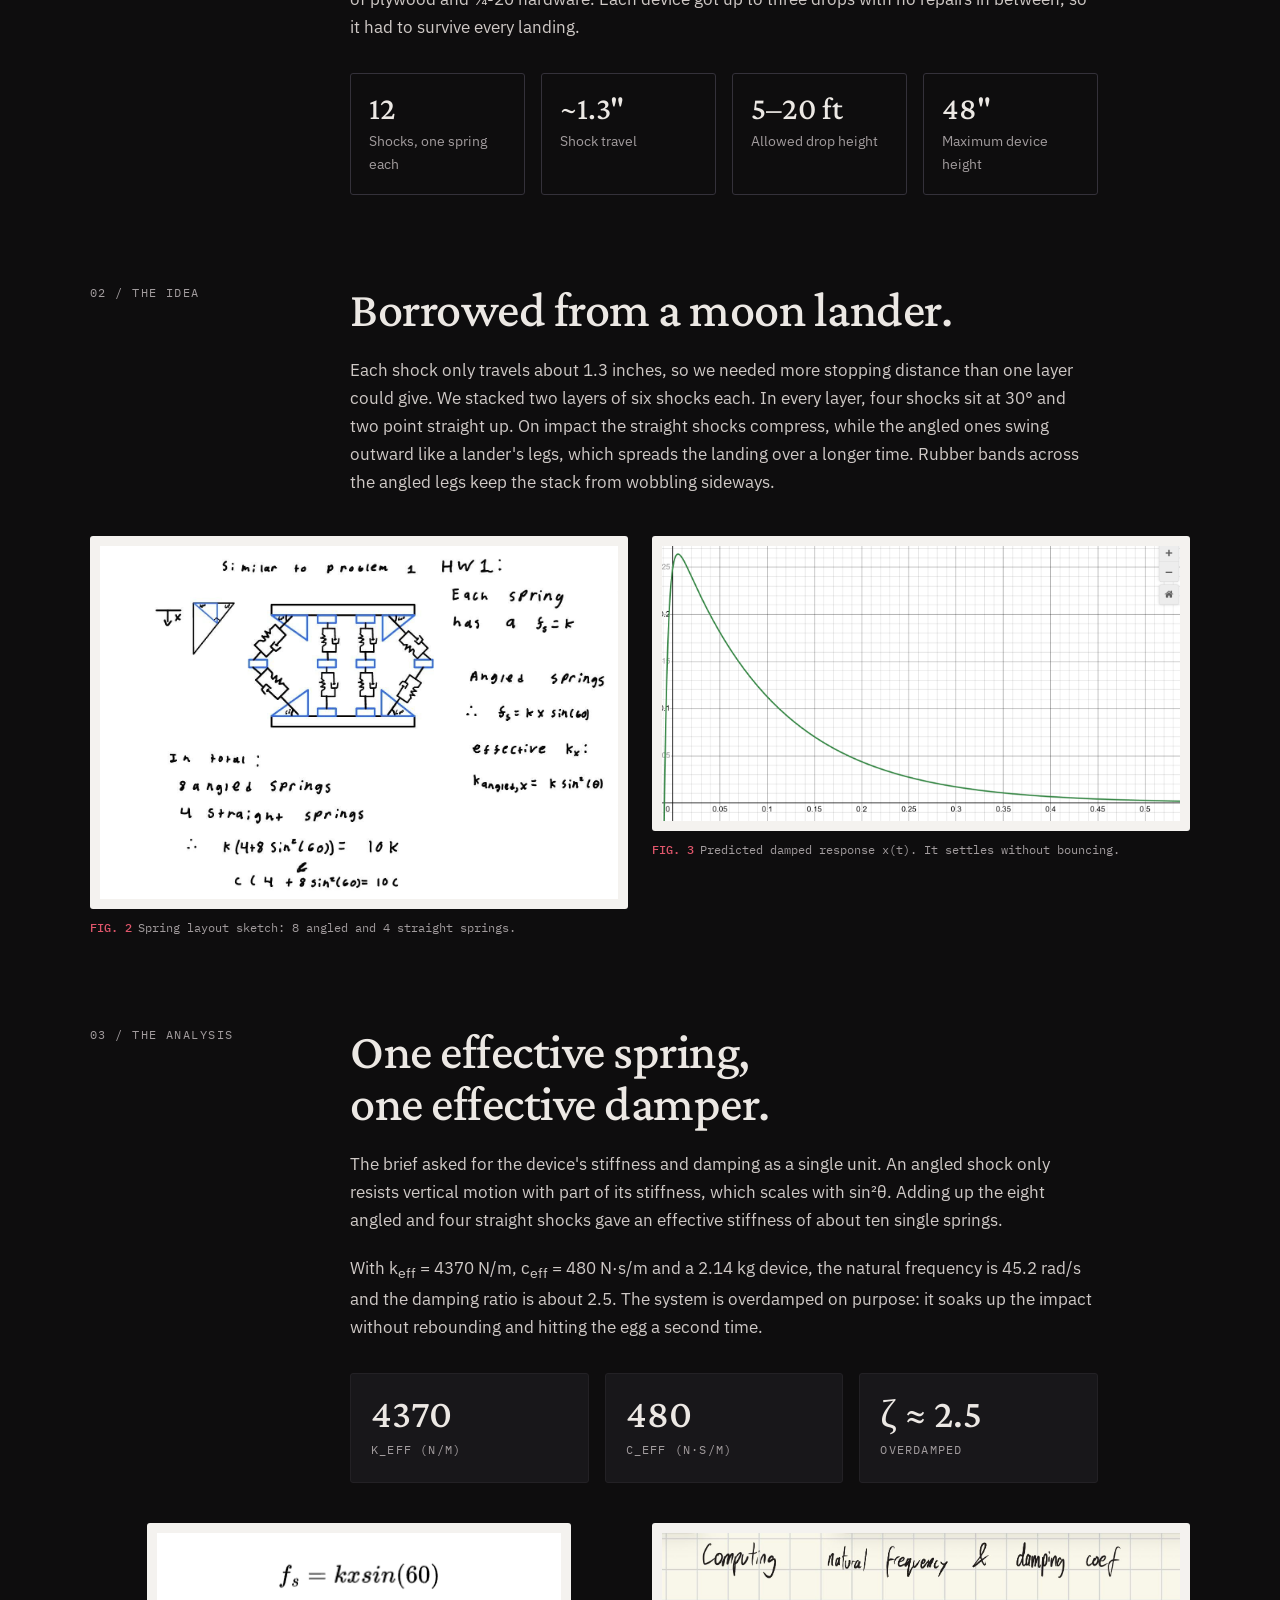
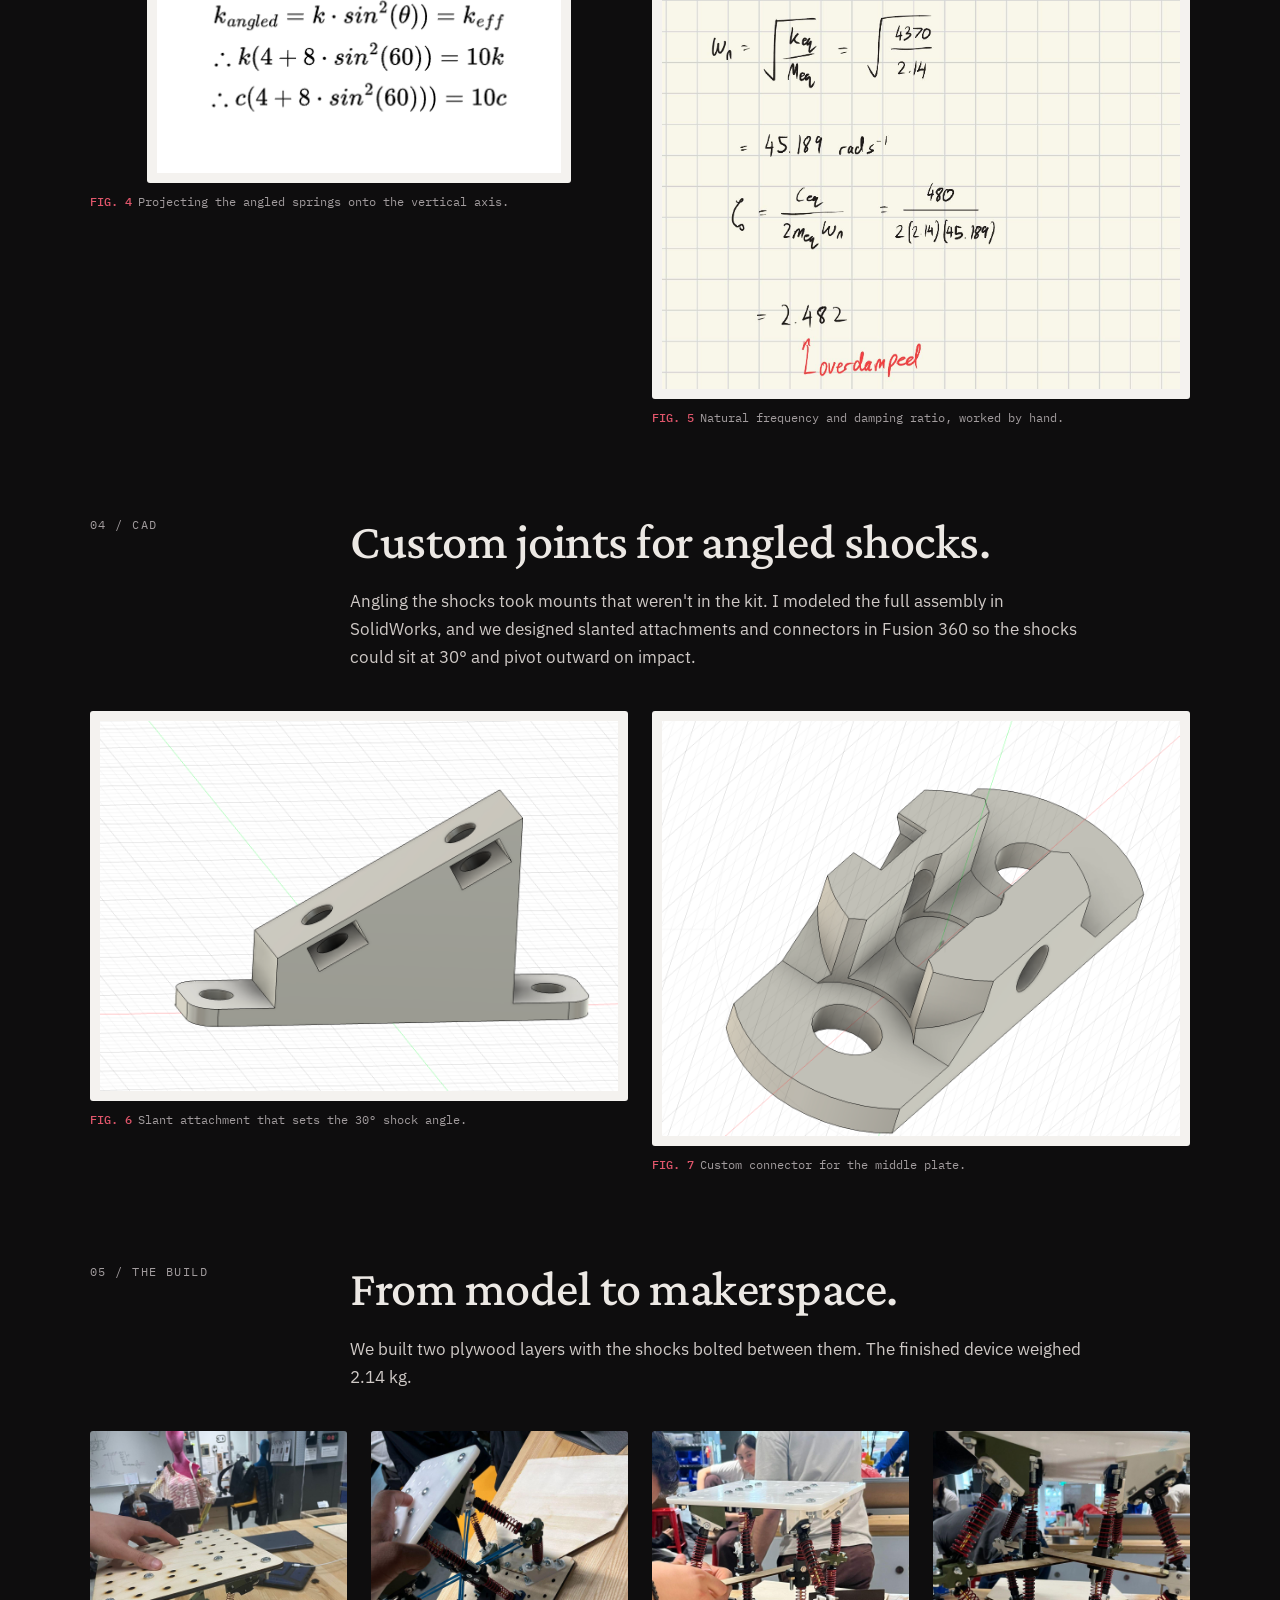
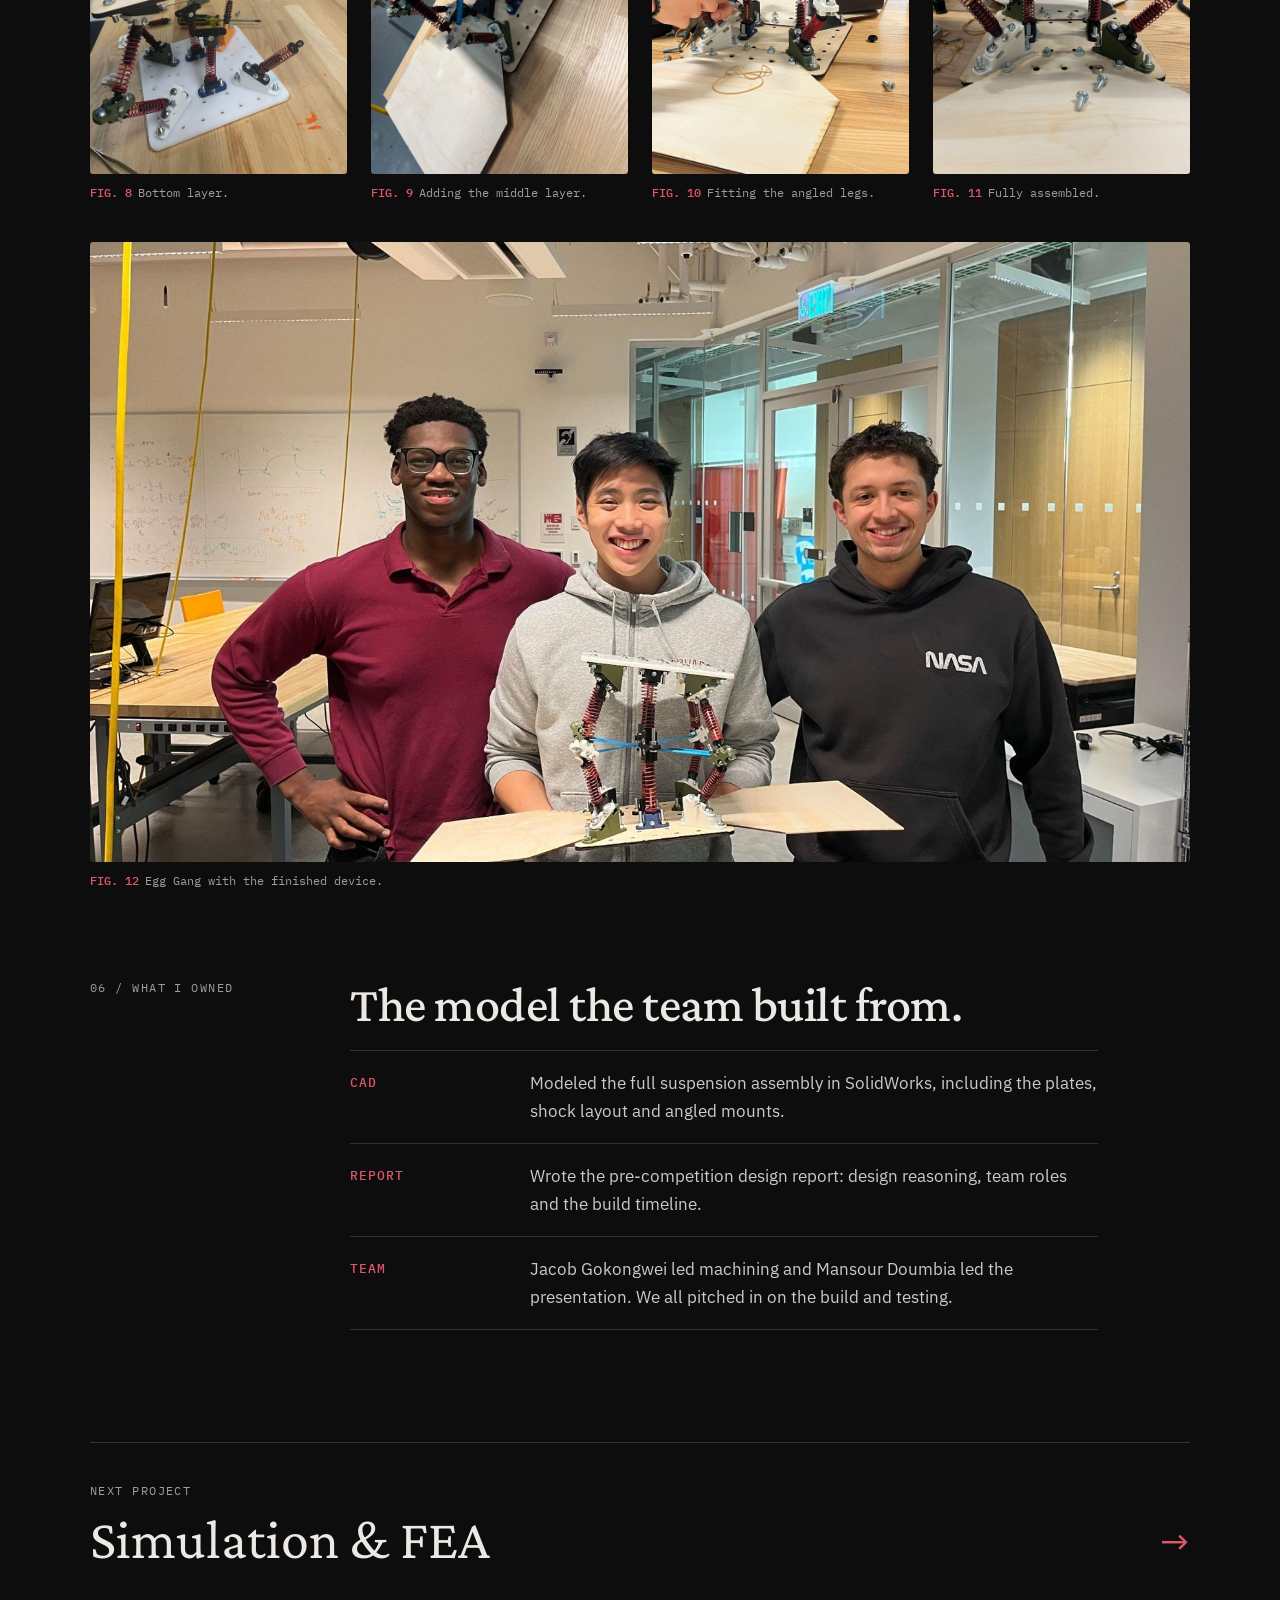
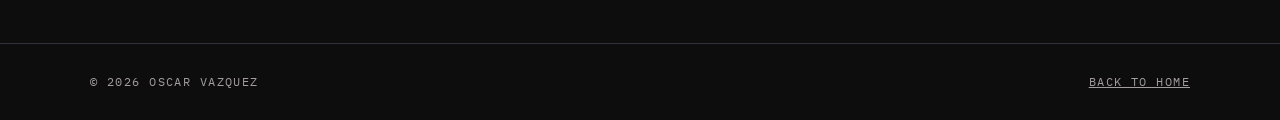
<file: projects/egg-drop.html>
<!doctype html>
<html lang="en">
<head>
  <meta charset="utf-8">
  <meta name="viewport" content="width=device-width, initial-scale=1">
  <title>Egg Drop Suspension — Oscar Vazquez</title>
  <link rel="preconnect" href="https://fonts.googleapis.com">
  <link rel="preconnect" href="https://fonts.gstatic.com" crossorigin>
  <link href="https://fonts.googleapis.com/css2?family=Crimson+Pro:ital,wght@0,400;0,500;0,600;1,400;1,500&family=IBM+Plex+Mono:wght@400;500&family=IBM+Plex+Sans:wght@400;500&display=swap" rel="stylesheet">
  <link rel="stylesheet" href="../styles.css">
</head>
<body>

  <header class="site-header">
    <div class="wrap">
      <a class="monogram" href="../index.html">
        <span class="mark">OV</span>
        <span class="name">Oscar Vazquez</span>
      </a>
      <nav class="site-nav">
        <a href="../index.html#work" aria-current="page">Work</a>
        <a href="../about.html">About</a>
        <a href="../index.html#contact">Contact</a>
      </nav>
    </div>
  </header>

  <main class="wrap">

    <p class="crumbs label"><a href="../index.html#work">← All work</a> &nbsp;/&nbsp; Project 03</p>

    <section class="project-hero">
      <p class="label red">ES 125 Mechanical Systems · Fall 2025</p>
      <h1>Egg Drop <em>Suspension</em></h1>
      <p class="subtitle">A two-layer suspension of twelve spring-dampers, angled like lander legs, designed to protect a raw egg in drops of up to 20 feet.</p>
    </section>

    <figure class="hero-image on-paper">
      <img src="../assets/egg-cad-render.png" alt="SolidWorks render of the two-layer suspension: a top team plate, a middle plate and a base plate joined by angled and straight shocks" width="1000" height="780">
      <figcaption><b>FIG. 1</b>My SolidWorks assembly of the final design.</figcaption>
    </figure>

    <div class="facts">
      <div><span class="label">Team</span><b>Egg Gang · three students</b></div>
      <div><span class="label">My role</span><b>CAD lead · team design report</b></div>
      <div><span class="label">Tools</span><b>SolidWorks · Fusion 360 · plywood · ¼-20 hardware</b></div>
    </div>

    <!-- 01 -->
    <section class="case">
      <p class="label">01 / The brief</p>
      <div class="case-body">
        <h2>Land the egg, lightly and low.</h2>
        <p>An egg rides in a carriage that falls down vertical rails, and the suspension we
           designed hangs underneath it as landing gear. A wireless sensor records the peak
           acceleration on impact. The score rewards a higher drop, a lower peak acceleration,
           and a lighter, shorter device, and it's zero if the egg cracks.</p>
        <p>Everyone got the same kit: 12 RC-car shocks, a spring set, three silicone oil weights,
           a few sheets of plywood and ¼-20 hardware. Each device got up to three drops with no
           repairs in between, so it had to survive every landing.</p>
        <div class="rules">
          <div><strong>12</strong><span>Shocks, one spring each</span></div>
          <div><strong>~1.3"</strong><span>Shock travel</span></div>
          <div><strong>5–20 ft</strong><span>Allowed drop height</span></div>
          <div><strong>48"</strong><span>Maximum device height</span></div>
        </div>
      </div>
    </section>

    <!-- 02 -->
    <section class="case">
      <p class="label">02 / The idea</p>
      <div class="case-body">
        <h2>Borrowed from a moon lander.</h2>
        <p>Each shock only travels about 1.3 inches, so we needed more stopping distance than one
           layer could give. We stacked two layers of six shocks each. In every layer, four shocks
           sit at 30° and two point straight up. On impact the straight shocks compress, while the
           angled ones swing outward like a lander's legs, which spreads the landing over a longer
           time. Rubber bands across the angled legs keep the stack from wobbling sideways.</p>
      </div>
    </section>
    <div class="gallery two">
      <figure class="on-paper"><img src="../assets/egg-spring-layout-sketch.jpg" alt="Hand sketch of the spring layout with the effective stiffness derivation" loading="lazy"><figcaption><b>FIG. 2</b>Spring layout sketch: 8 angled and 4 straight springs.</figcaption></figure>
      <figure class="on-paper"><img src="../assets/egg-damped-response.png" alt="Plot of the predicted damped displacement response over time" loading="lazy"><figcaption><b>FIG. 3</b>Predicted damped response x(t). It settles without bouncing.</figcaption></figure>
    </div>

    <!-- 03 -->
    <section class="case">
      <p class="label">03 / The analysis</p>
      <div class="case-body">
        <h2>One effective spring, one effective damper.</h2>
        <p>The brief asked for the device's stiffness and damping as a single unit. An angled
           shock only resists vertical motion with part of its stiffness, which scales with
           sin²θ. Adding up the eight angled and four straight shocks gave an effective stiffness
           of about ten single springs.</p>
        <p>With k<sub>eff</sub> = 4370 N/m, c<sub>eff</sub> = 480 N·s/m and a 2.14 kg device, the
           natural frequency is 45.2 rad/s and the damping ratio is about 2.5. The system is
           overdamped on purpose: it soaks up the impact without rebounding and hitting the egg a
           second time.</p>
        <div class="specs">
          <div><strong>4370</strong><span>k_eff (N/m)</span></div>
          <div><strong>480</strong><span>c_eff (N·s/m)</span></div>
          <div><strong>ζ ≈ 2.5</strong><span>Overdamped</span></div>
        </div>
      </div>
    </section>
    <div class="gallery two">
      <figure class="on-paper"><img src="../assets/egg-keff-equations.png" alt="Equations for the effective stiffness and damping of angled springs" loading="lazy" style="max-height:260px;margin-inline:auto;object-fit:contain"><figcaption><b>FIG. 4</b>Projecting the angled springs onto the vertical axis.</figcaption></figure>
      <figure class="on-paper"><img src="../assets/egg-damping-calc.jpg" alt="Handwritten calculation of natural frequency and damping ratio showing the system is overdamped" loading="lazy"><figcaption><b>FIG. 5</b>Natural frequency and damping ratio, worked by hand.</figcaption></figure>
    </div>

    <!-- 04 -->
    <section class="case">
      <p class="label">04 / CAD</p>
      <div class="case-body">
        <h2>Custom joints for angled shocks.</h2>
        <p>Angling the shocks took mounts that weren't in the kit. I modeled the full assembly in
           SolidWorks, and we designed slanted attachments and connectors in Fusion 360 so the
           shocks could sit at 30° and pivot outward on impact.</p>
      </div>
    </section>
    <div class="gallery two">
      <figure class="on-paper"><img src="../assets/egg-slant-attachment.png" alt="CAD of the slanted shock attachment bracket" loading="lazy"><figcaption><b>FIG. 6</b>Slant attachment that sets the 30° shock angle.</figcaption></figure>
      <figure class="on-paper"><img src="../assets/egg-connector.png" alt="CAD of the custom shock connector" loading="lazy"><figcaption><b>FIG. 7</b>Custom connector for the middle plate.</figcaption></figure>
    </div>

    <!-- 05 -->
    <section class="case">
      <p class="label">05 / The build</p>
      <div class="case-body">
        <h2>From model to makerspace.</h2>
        <p>We built two plywood layers with the shocks bolted between them. The finished device weighed 2.14 kg.</p>
      </div>
    </section>
    <div class="gallery four">
      <figure><img src="../assets/egg-build-bottom.jpg" alt="Bottom layer with angled shocks bolted to the base plate" loading="lazy"><figcaption><b>FIG. 8</b>Bottom layer.</figcaption></figure>
      <figure><img src="../assets/egg-build-midlayer.jpg" alt="Middle layer with shocks and rubber bands" loading="lazy"><figcaption><b>FIG. 9</b>Adding the middle layer.</figcaption></figure>
      <figure><img src="../assets/egg-build-fitting.jpg" alt="Hands adjusting shocks between the plates" loading="lazy"><figcaption><b>FIG. 10</b>Fitting the angled legs.</figcaption></figure>
      <figure><img src="../assets/egg-build-assembled.jpg" alt="The assembled two-layer suspension" loading="lazy"><figcaption><b>FIG. 11</b>Fully assembled.</figcaption></figure>
    </div>
    <div class="gallery">
      <figure><img src="../assets/egg-team-final.jpg" alt="Three team members holding the finished suspension in the lab" loading="lazy" style="width:100%;max-height:620px;object-fit:cover"><figcaption><b>FIG. 12</b>Egg Gang with the finished device.</figcaption></figure>
    </div>

    <!-- 06 -->
    <section class="case">
      <p class="label">06 / What I owned</p>
      <div class="case-body">
        <h2>The model the team built from.</h2>
        <ul class="owned">
          <li><b>CAD</b><span>Modeled the full suspension assembly in SolidWorks, including the plates, shock layout and angled mounts.</span></li>
          <li><b>Report</b><span>Wrote the pre-competition design report: design reasoning, team roles and the build timeline.</span></li>
          <li><b>Team</b><span>Jacob Gokongwei led machining and Mansour Doumbia led the presentation. We all pitched in on the build and testing.</span></li>
        </ul>
      </div>
    </section>

    <a class="next" href="fea.html">
      <div><span class="label">Next project</span><b>Simulation &amp; FEA</b></div>
      <span class="arrow">→</span>
    </a>

  </main>

  <footer class="site-footer">
    <div class="wrap label">
      <span>© 2026 Oscar Vazquez</span>
      <a href="../index.html">Back to home</a>
    </div>
  </footer>

</body>
</html>
</file>
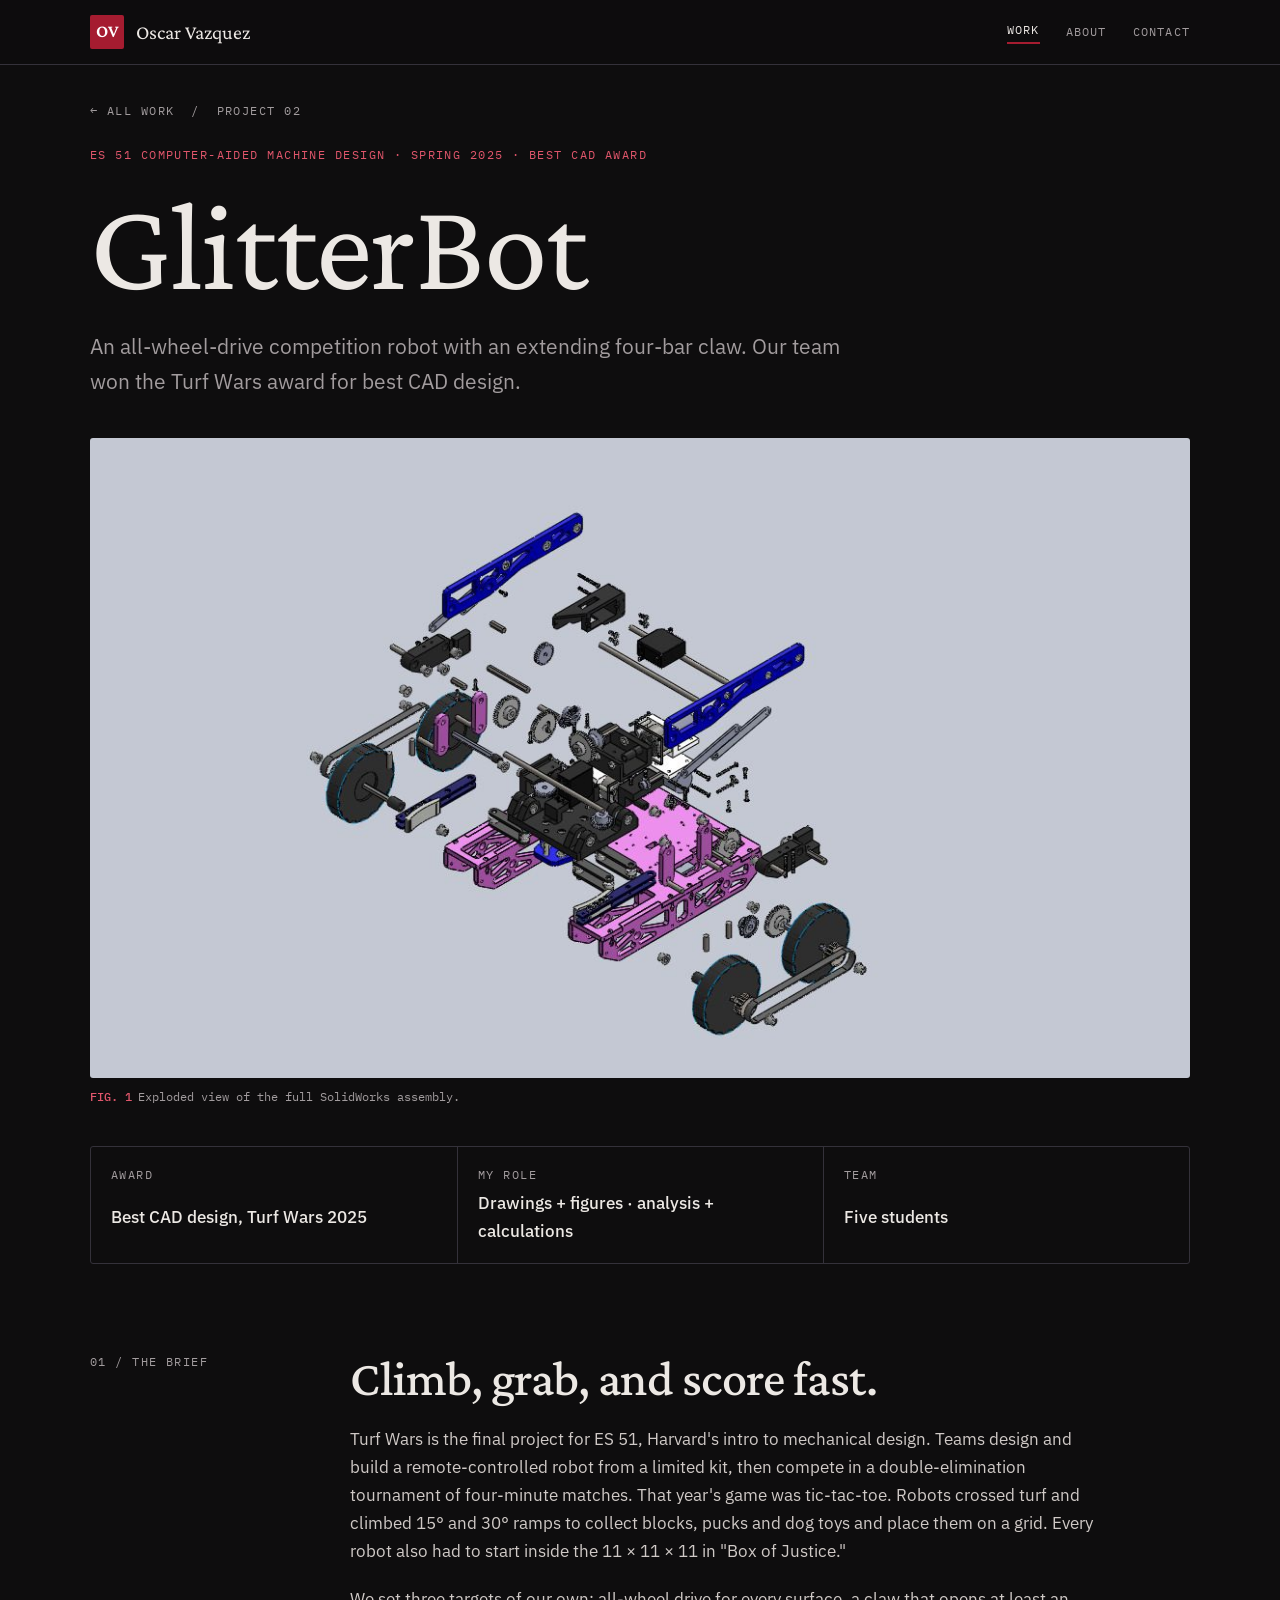
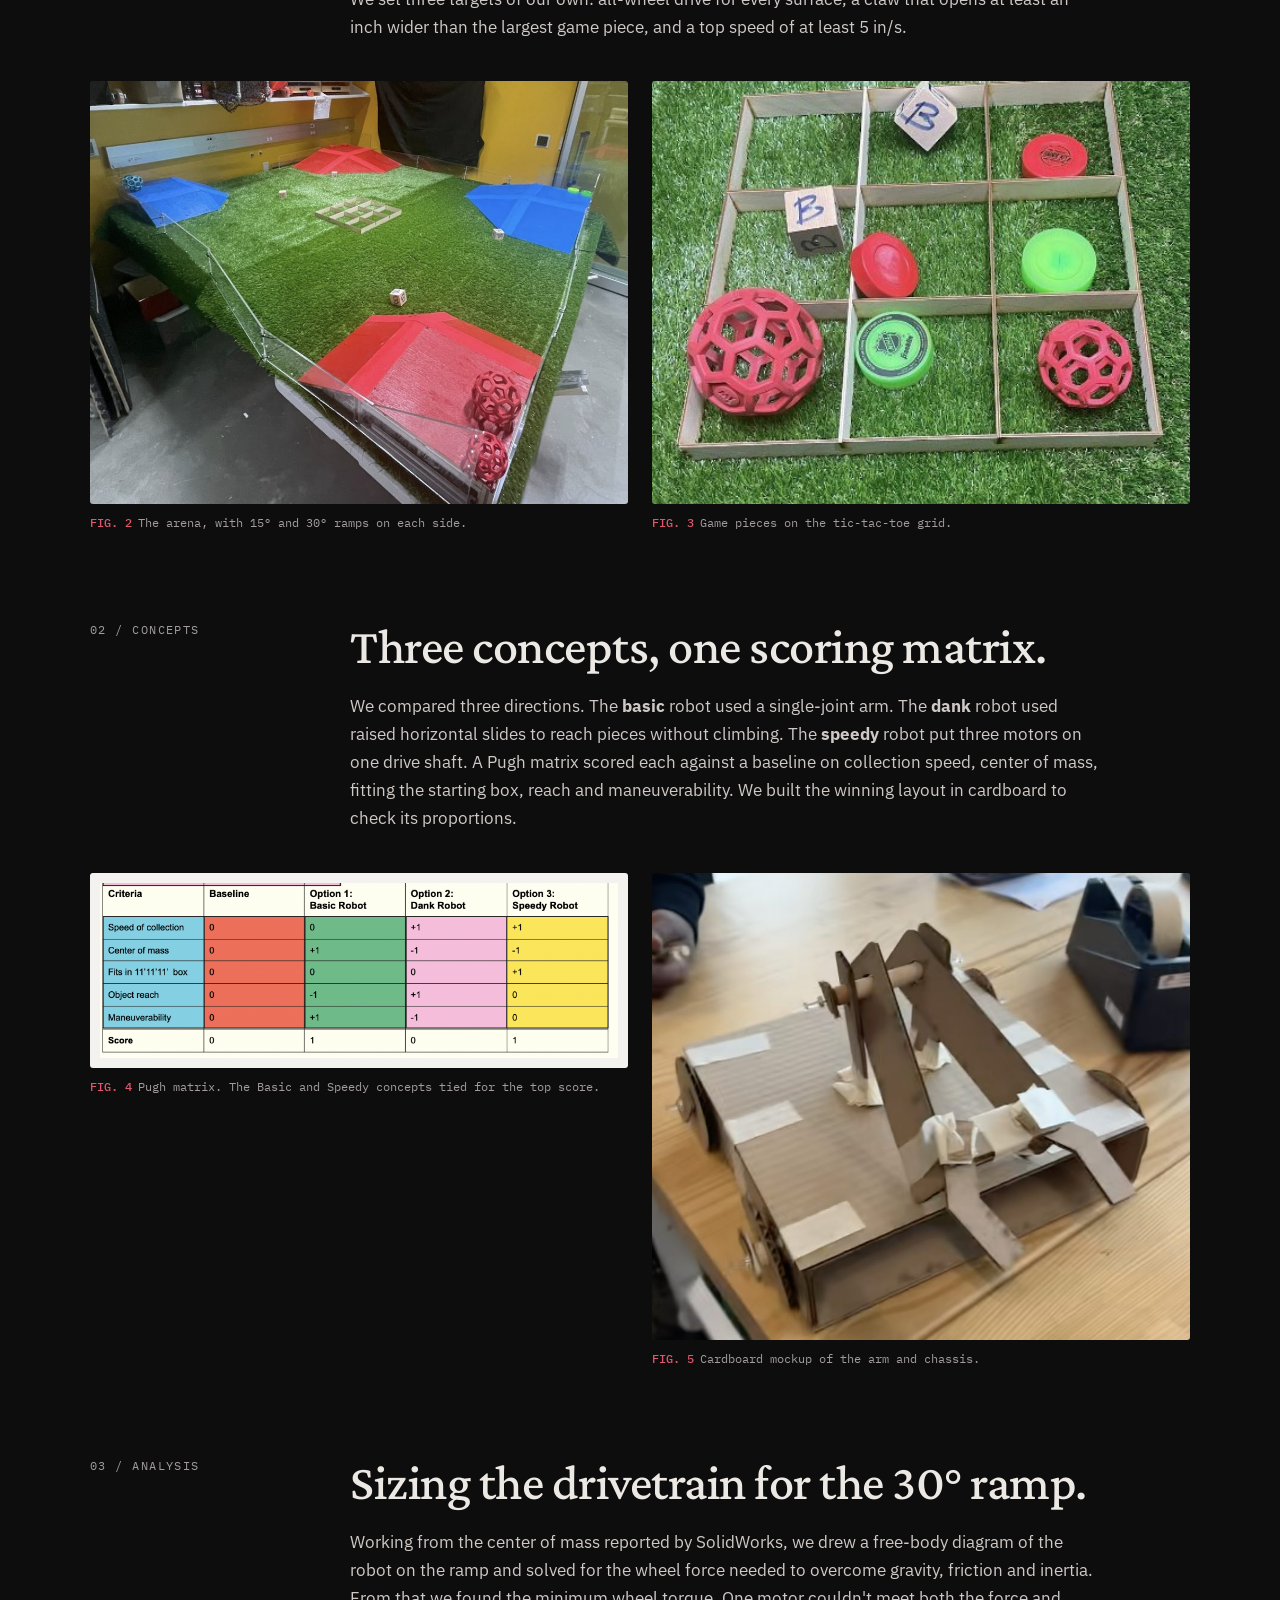
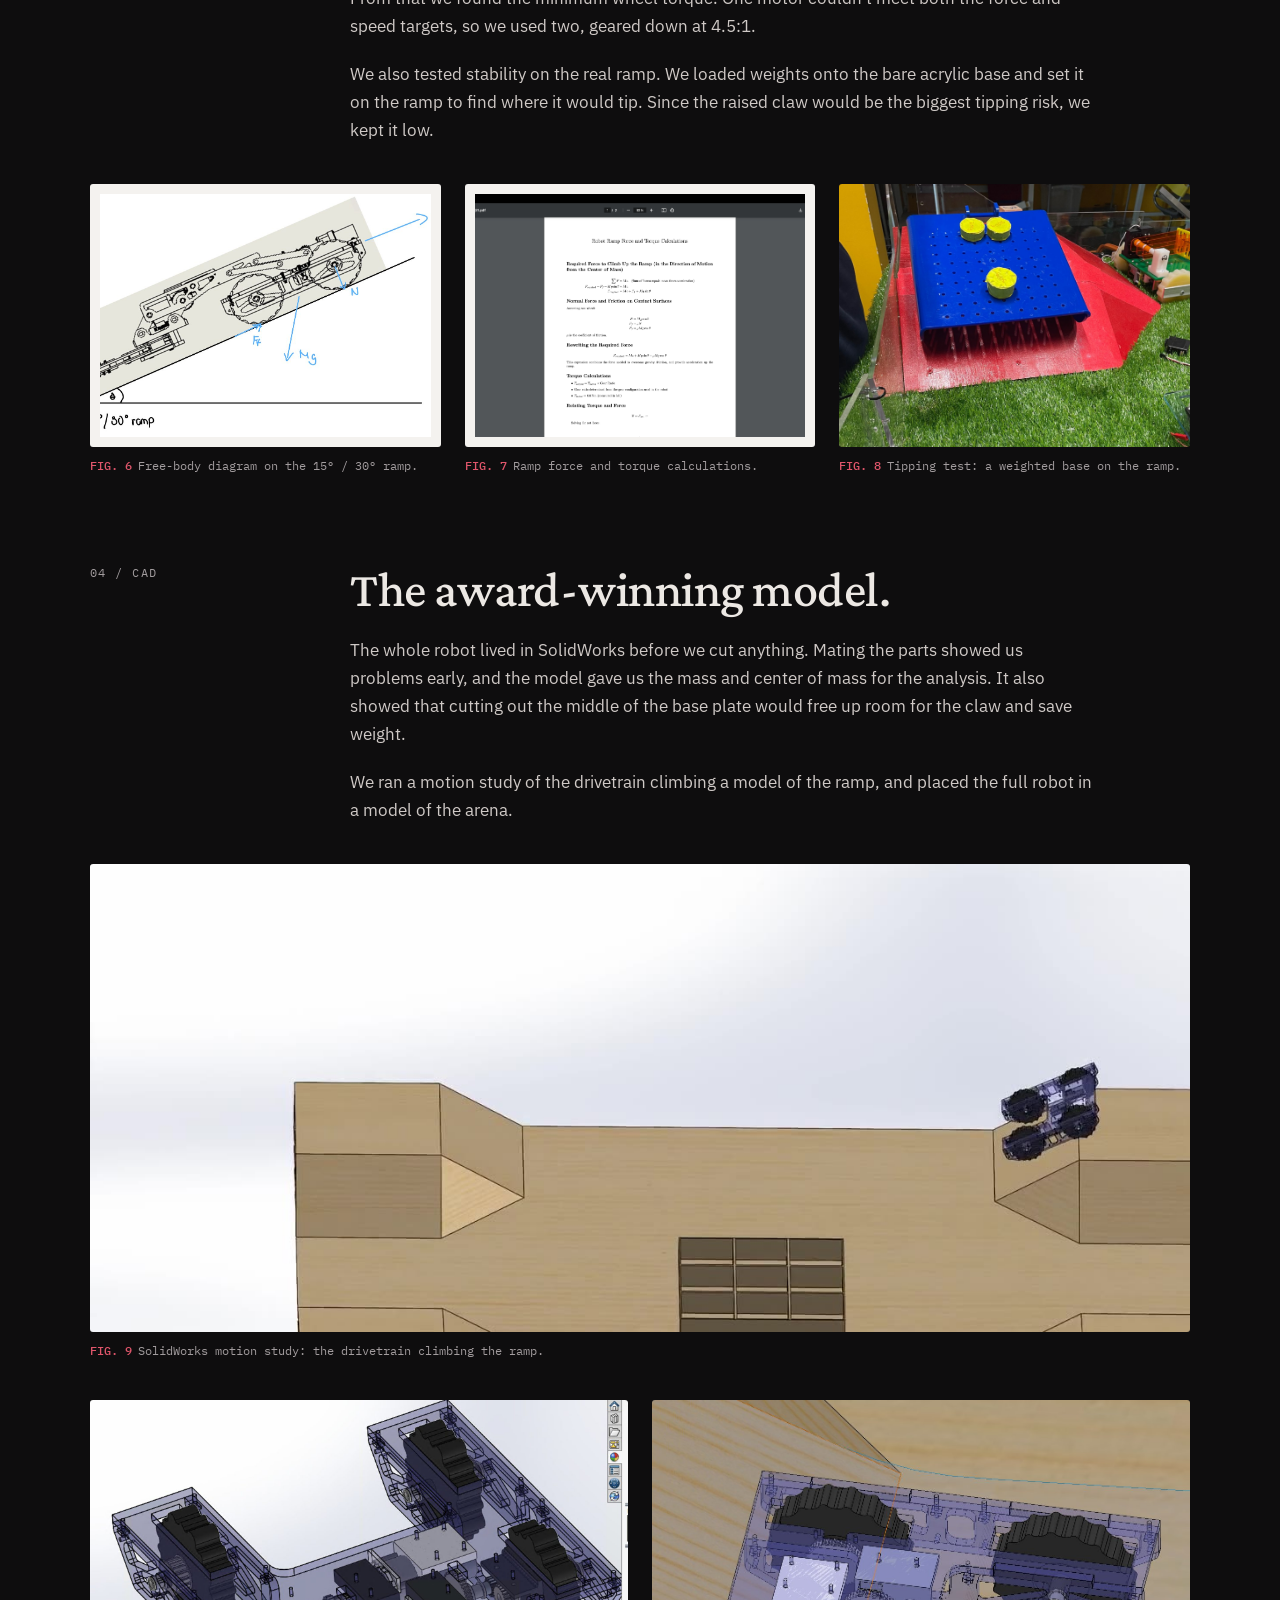
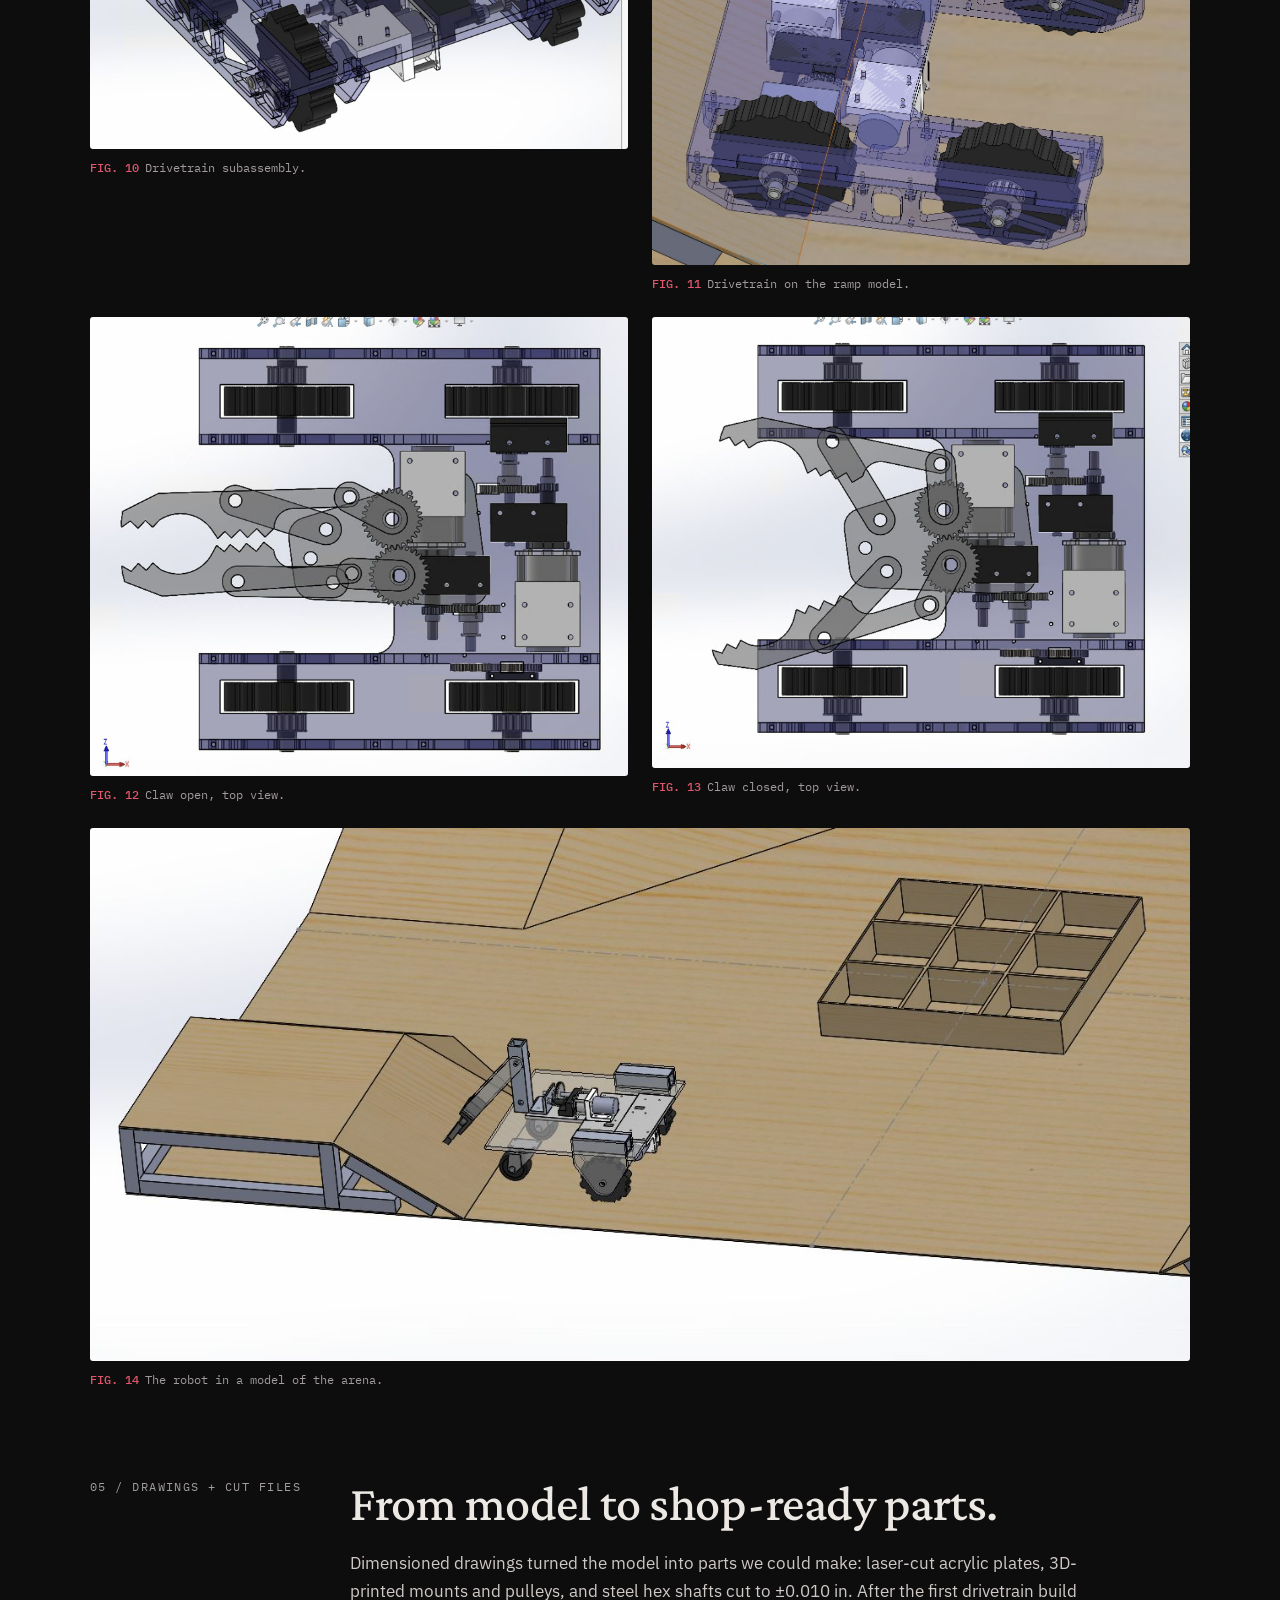
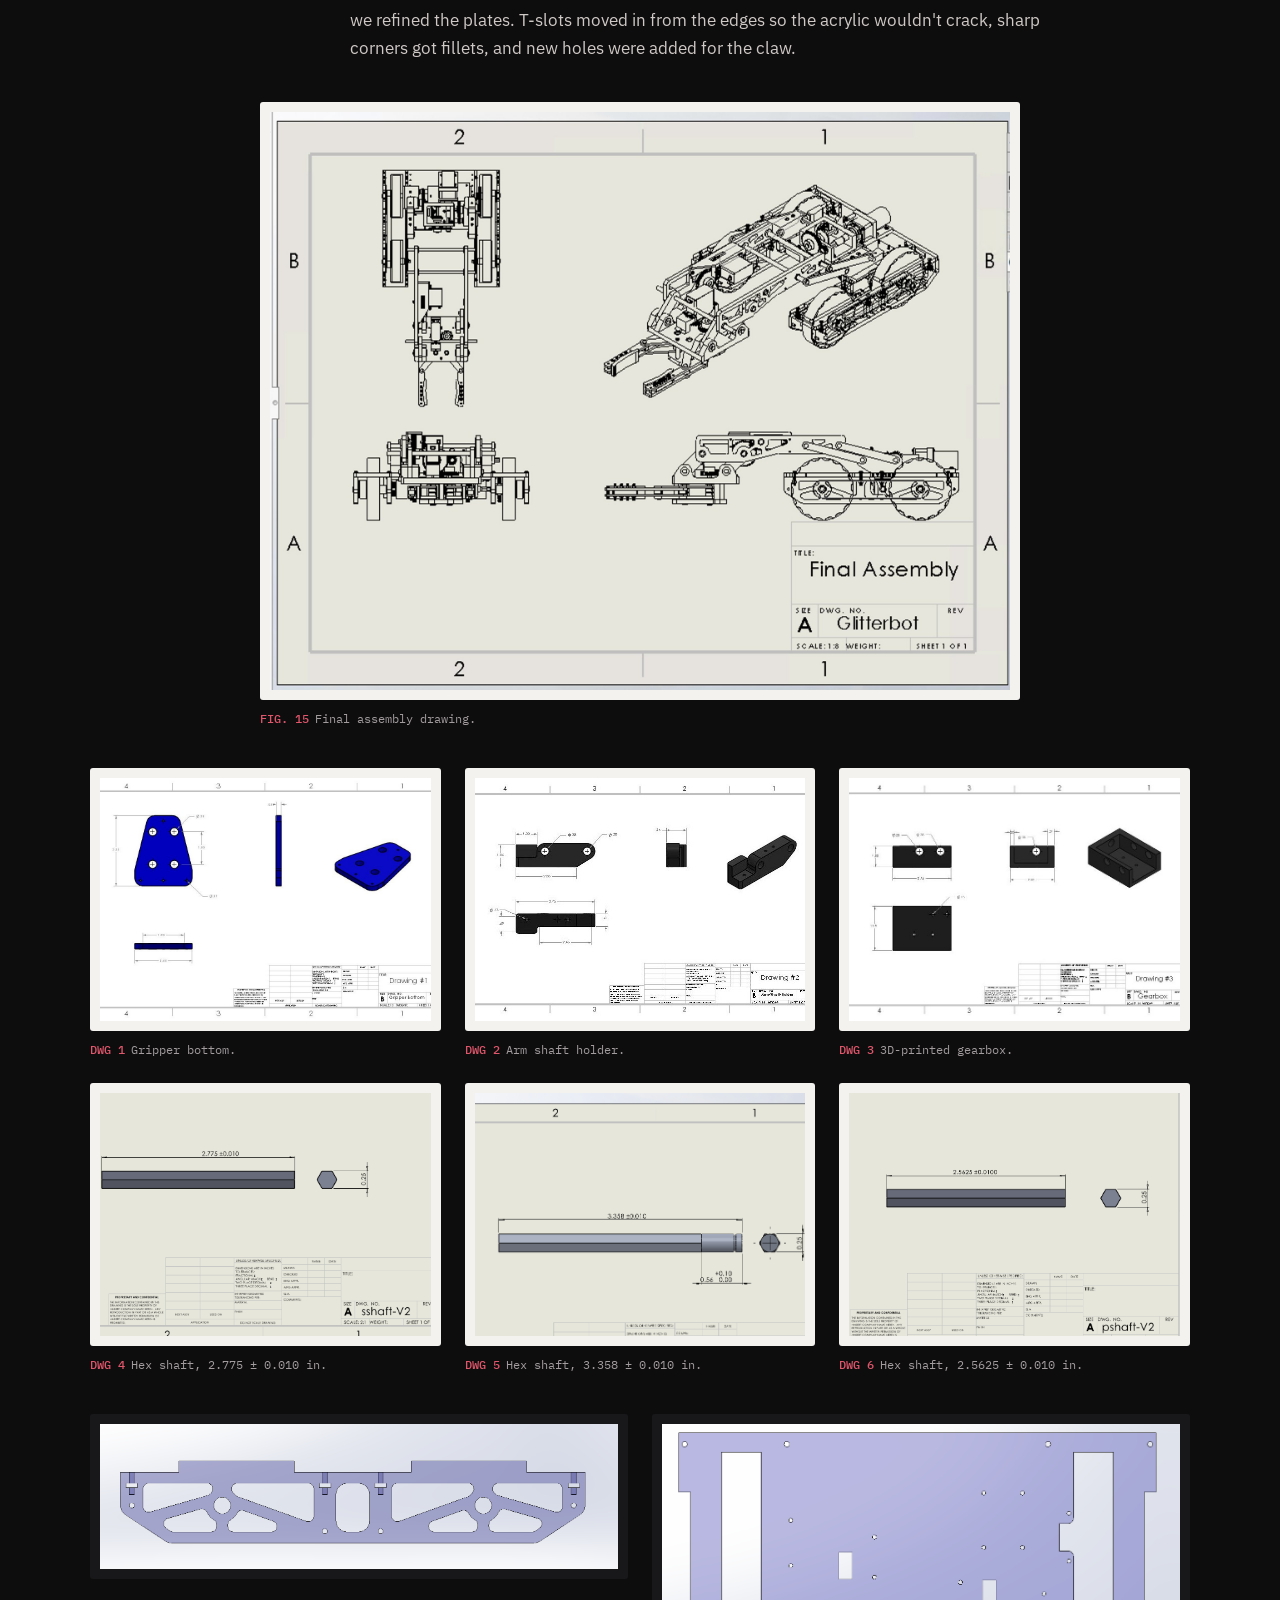
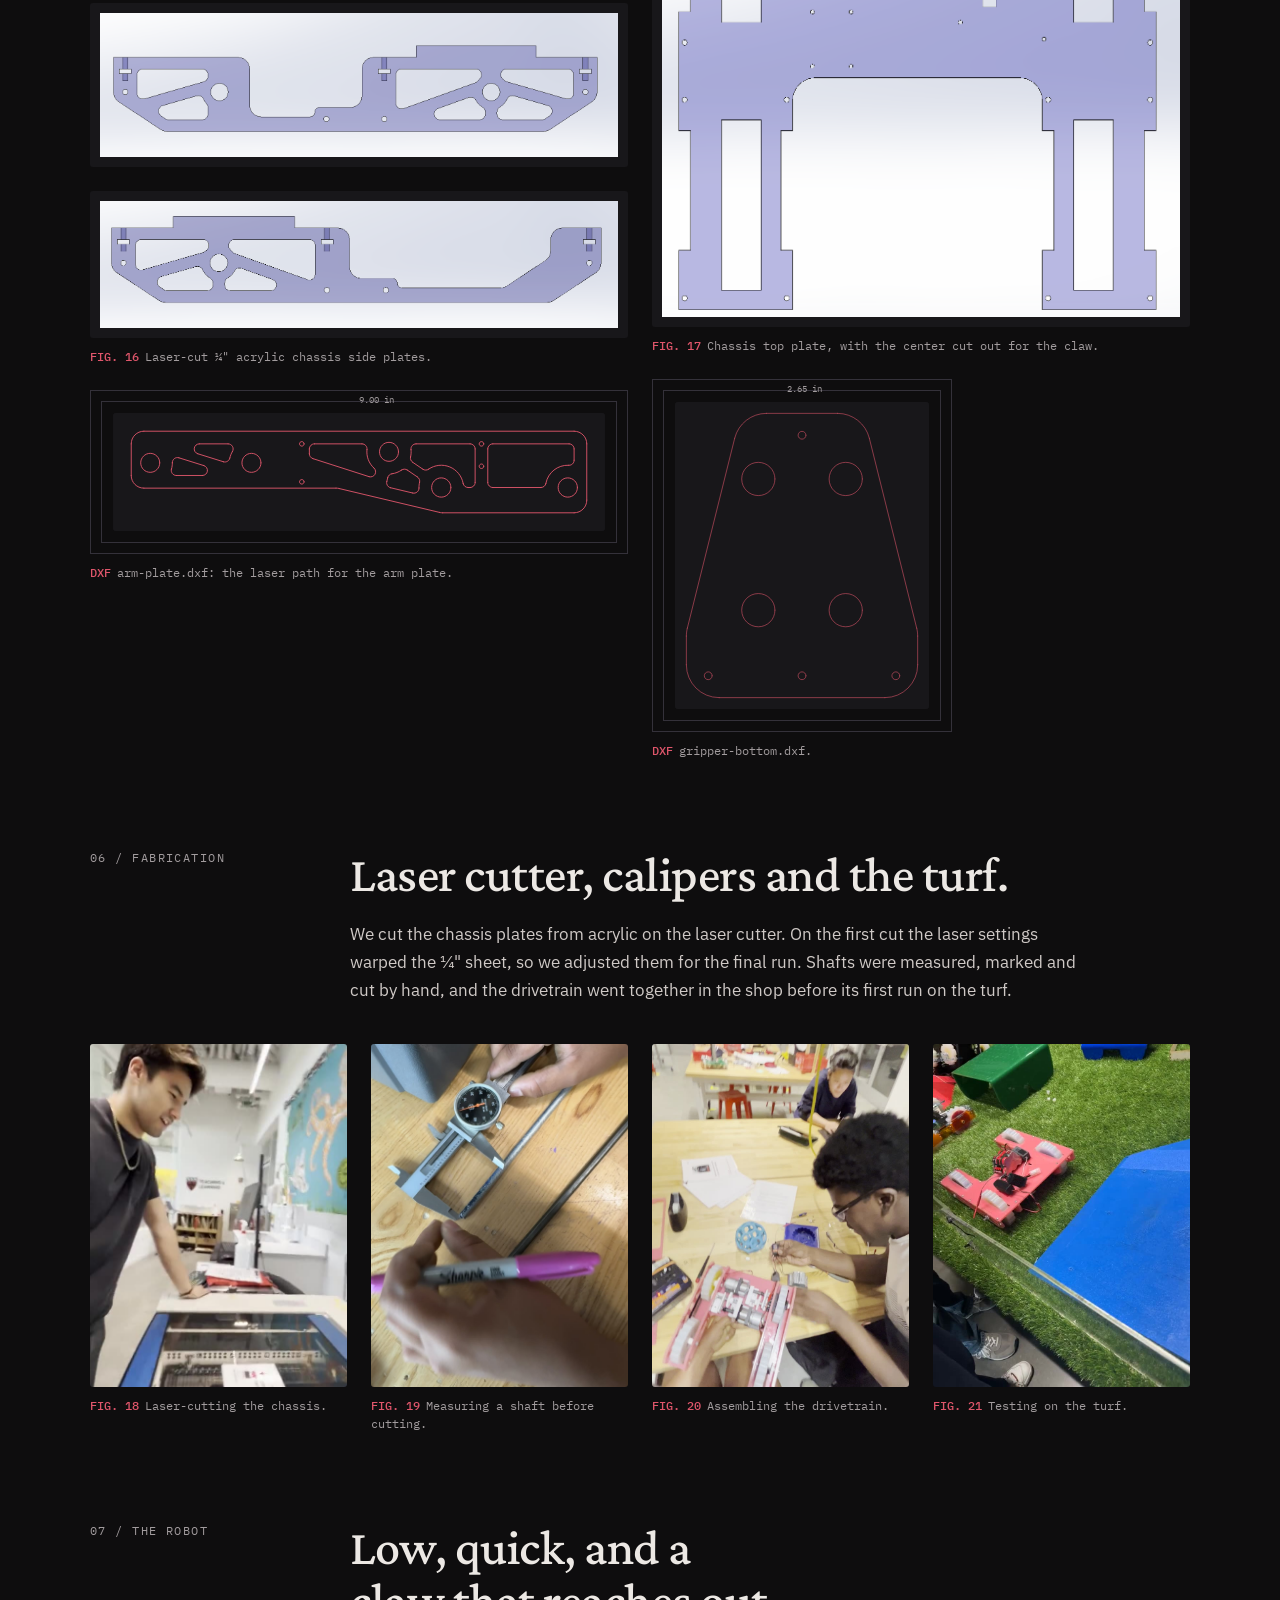
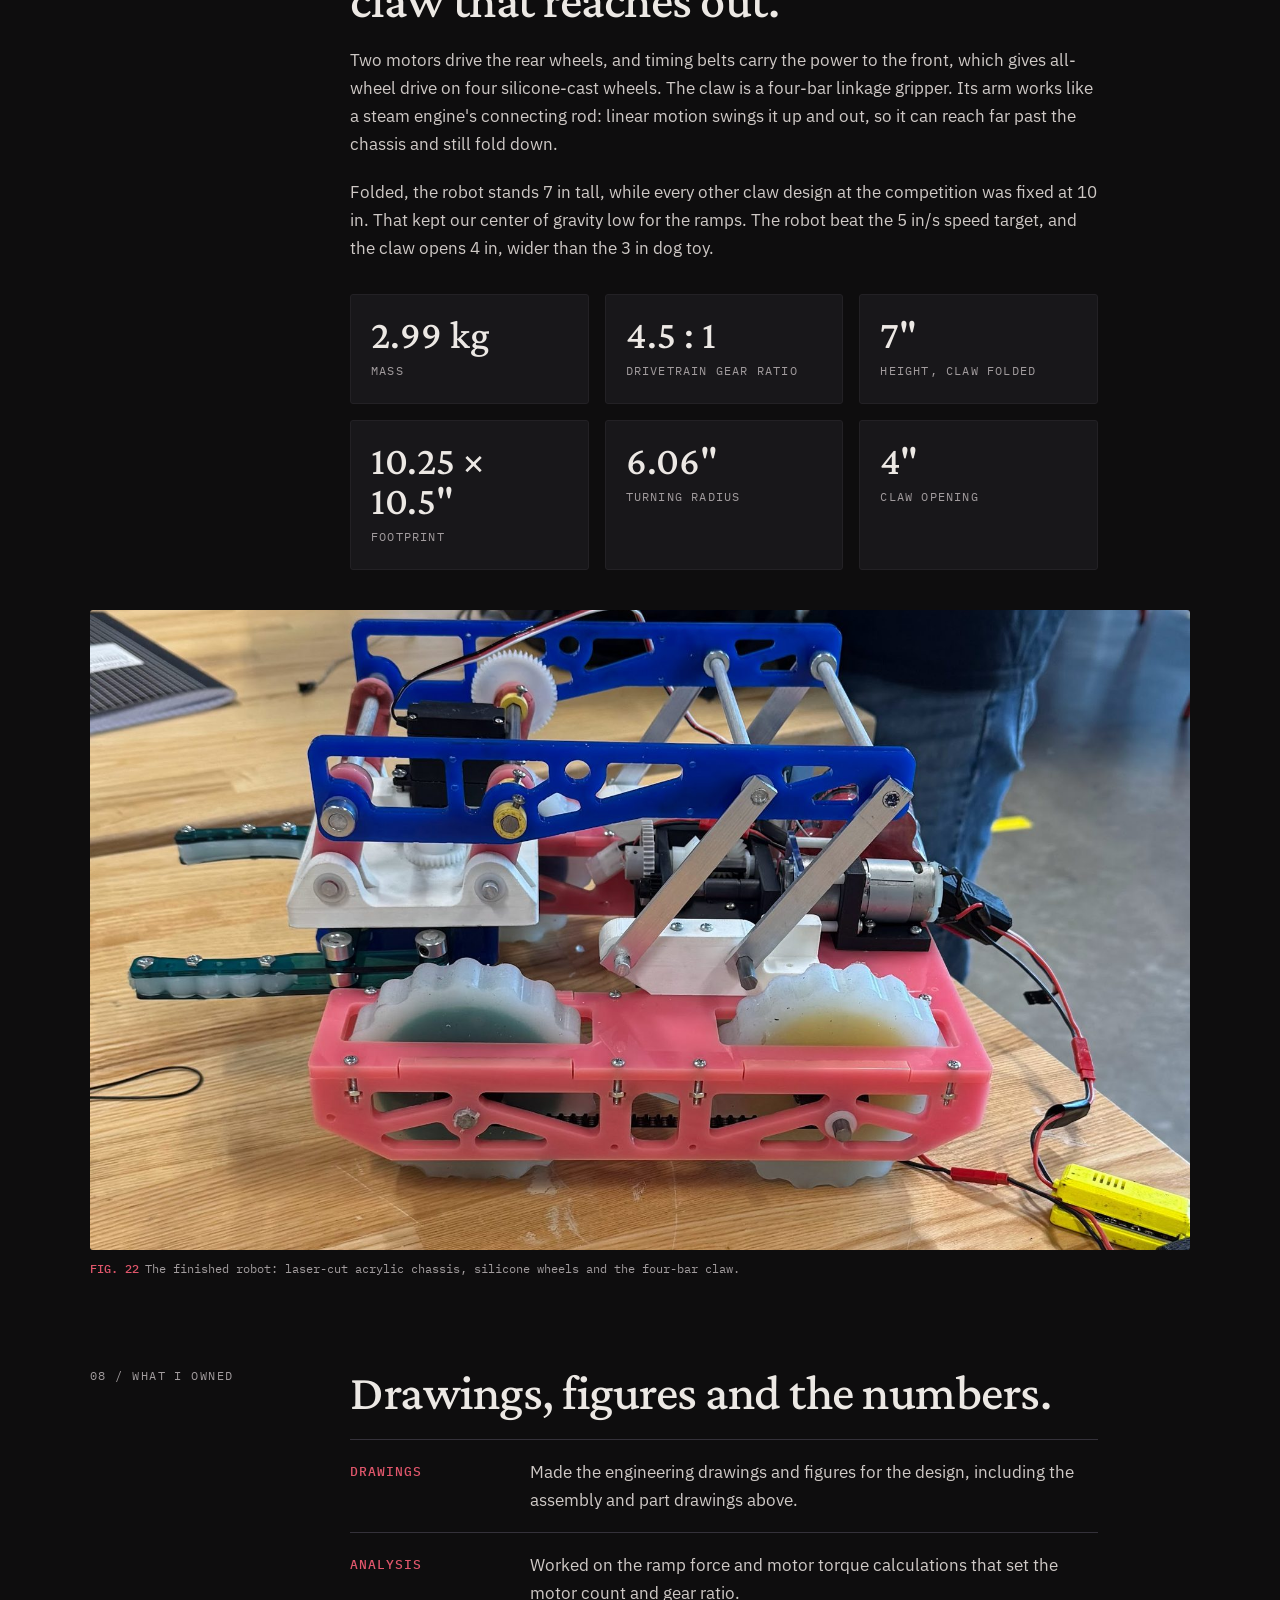
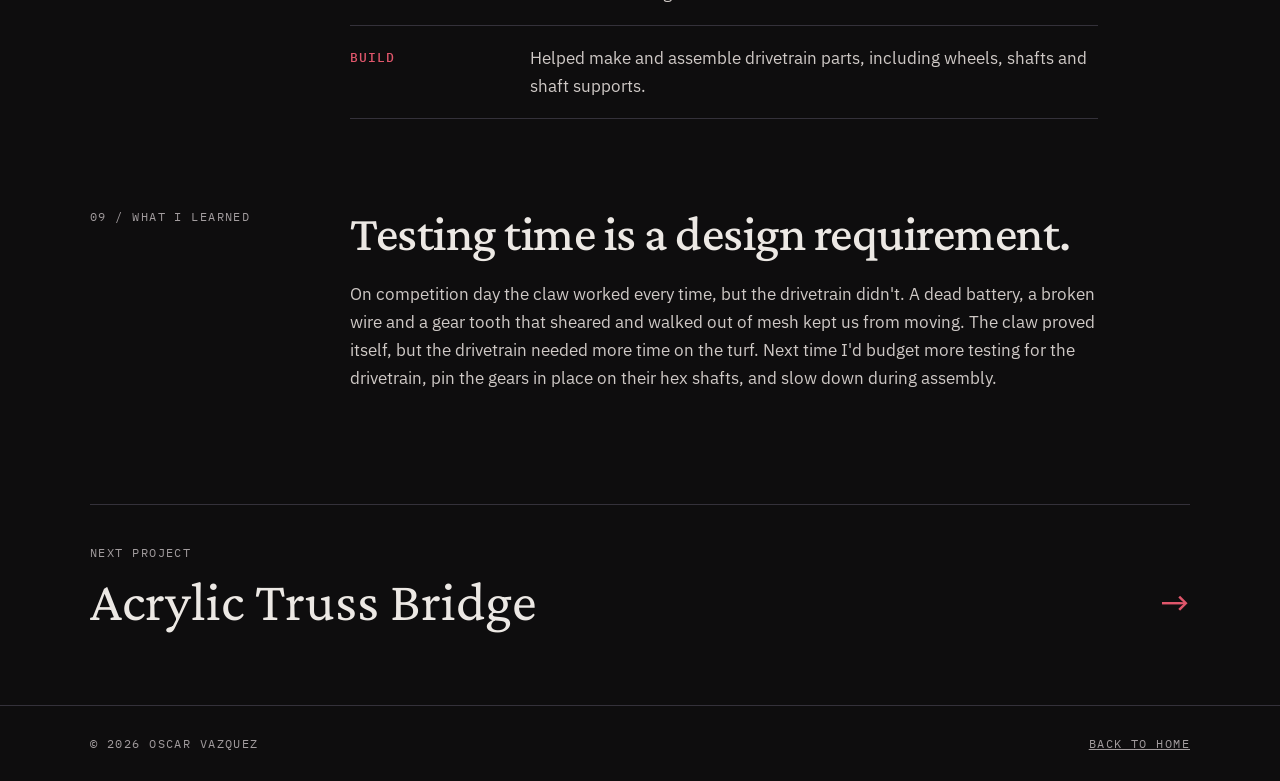
<file: projects/es51.html>
<!doctype html>
<html lang="en">
<head>
  <meta charset="utf-8">
  <meta name="viewport" content="width=device-width, initial-scale=1">
  <title>GlitterBot — Oscar Vazquez</title>
  <link rel="preconnect" href="https://fonts.googleapis.com">
  <link rel="preconnect" href="https://fonts.gstatic.com" crossorigin>
  <link href="https://fonts.googleapis.com/css2?family=Crimson+Pro:ital,wght@0,400;0,500;0,600;1,400;1,500&family=IBM+Plex+Mono:wght@400;500&family=IBM+Plex+Sans:wght@400;500&display=swap" rel="stylesheet">
  <!-- "../" means "go up one folder", because this page lives in /projects -->
  <link rel="stylesheet" href="../styles.css">
</head>
<body>

  <header class="site-header">
    <div class="wrap">
      <a class="monogram" href="../index.html">
        <span class="mark">OV</span>
        <span class="name">Oscar Vazquez</span>
      </a>
      <nav class="site-nav">
        <a href="../index.html#work" aria-current="page">Work</a>
        <a href="../about.html">About</a>
        <a href="../index.html#contact">Contact</a>
      </nav>
    </div>
  </header>

  <main class="wrap">

    <p class="crumbs label"><a href="../index.html#work">← All work</a> &nbsp;/&nbsp; Project 02</p>

    <section class="project-hero">
      <p class="label red">ES 51 Computer-Aided Machine Design · Spring 2025 · Best CAD Award</p>
      <h1>GlitterBot</h1>
      <p class="subtitle">An all-wheel-drive competition robot with an extending four-bar claw. Our team won the Turf Wars award for best CAD design.</p>
    </section>

    <figure class="hero-image">
      <img src="../assets/glitterbot-exploded-cad.jpg" alt="Exploded SolidWorks assembly of GlitterBot showing the chassis, drivetrain, arm and gripper" width="1140" height="667">
      <figcaption><b>FIG. 1</b>Exploded view of the full SolidWorks assembly.</figcaption>
    </figure>

    <div class="facts">
      <div><span class="label">Award</span><b>Best CAD design, Turf Wars 2025</b></div>
      <div><span class="label">My role</span><b>Drawings + figures · analysis + calculations</b></div>
      <div><span class="label">Team</span><b>Five students</b></div>
    </div>

    <!-- 01 -->
    <section class="case">
      <p class="label">01 / The brief</p>
      <div class="case-body">
        <h2>Climb, grab, and score fast.</h2>
        <p>Turf Wars is the final project for ES 51, Harvard's intro to mechanical design. Teams
           design and build a remote-controlled robot from a limited kit, then compete in a
           double-elimination tournament of four-minute matches. That year's game was tic-tac-toe.
           Robots crossed turf and climbed 15° and 30° ramps to collect blocks, pucks and dog toys
           and place them on a grid. Every robot also had to start inside the 11 × 11 × 11 in
           "Box of Justice."</p>
        <p>We set three targets of our own: all-wheel drive for every surface, a claw that opens at
           least an inch wider than the largest game piece, and a top speed of at least 5 in/s.</p>
      </div>
    </section>
    <div class="gallery two">
      <figure><img src="../assets/glitterbot-arena.jpg" alt="The Turf Wars arena with red and blue ramps on artificial turf" loading="lazy"><figcaption><b>FIG. 2</b>The arena, with 15° and 30° ramps on each side.</figcaption></figure>
      <figure><img src="../assets/glitterbot-game-pieces.jpg" alt="Tic-tac-toe grid with blocks, pucks and dog toys on turf" loading="lazy" style="aspect-ratio:1018/800;object-fit:cover;width:100%"><figcaption><b>FIG. 3</b>Game pieces on the tic-tac-toe grid.</figcaption></figure>
    </div>

    <!-- 02 -->
    <section class="case">
      <p class="label">02 / Concepts</p>
      <div class="case-body">
        <h2>Three concepts, one scoring matrix.</h2>
        <p>We compared three directions. The <b>basic</b> robot used a single-joint arm. The
           <b>dank</b> robot used raised horizontal slides to reach pieces without climbing. The
           <b>speedy</b> robot put three motors on one drive shaft. A Pugh matrix scored each against
           a baseline on collection speed, center of mass, fitting the starting box, reach and
           maneuverability. We built the winning layout in cardboard to check its proportions.</p>
      </div>
    </section>
    <div class="gallery two">
      <figure class="on-paper"><img src="../assets/glitterbot-decision-matrix.png" alt="Pugh matrix comparing the Basic, Dank and Speedy robot concepts" loading="lazy"><figcaption><b>FIG. 4</b>Pugh matrix. The Basic and Speedy concepts tied for the top score.</figcaption></figure>
      <figure><img src="../assets/glitterbot-cardboard-prototype.jpg" alt="Cardboard prototype of the robot" loading="lazy"><figcaption><b>FIG. 5</b>Cardboard mockup of the arm and chassis.</figcaption></figure>
    </div>

    <!-- 03 -->
    <section class="case">
      <p class="label">03 / Analysis</p>
      <div class="case-body">
        <h2>Sizing the drivetrain for the 30° ramp.</h2>
        <p>Working from the center of mass reported by SolidWorks, we drew a free-body diagram
           of the robot on the ramp and solved for the wheel force needed to overcome gravity,
           friction and inertia. From that we found the minimum wheel torque. One motor couldn't
           meet both the force and speed targets, so we used two, geared down at 4.5:1.</p>
        <p>We also tested stability on the real ramp. We loaded weights onto the bare acrylic base and
           set it on the ramp to find where it would tip. Since the raised claw would be the
           biggest tipping risk, we kept it low.</p>
      </div>
    </section>
    <div class="gallery three">
      <figure class="on-paper"><img src="../assets/glitterbot-ramp-fbd.jpg" alt="Free-body diagram of the robot on a ramp" loading="lazy"><figcaption><b>FIG. 6</b>Free-body diagram on the 15° / 30° ramp.</figcaption></figure>
      <figure class="on-paper"><img src="../assets/glitterbot-ramp-calcs.png" alt="Ramp force and torque calculations" loading="lazy"><figcaption><b>FIG. 7</b>Ramp force and torque calculations.</figcaption></figure>
      <figure><img src="../assets/glitterbot-com-test.jpg" alt="Weights on the acrylic base sitting on the red ramp to test tipping" loading="lazy"><figcaption><b>FIG. 8</b>Tipping test: a weighted base on the ramp.</figcaption></figure>
    </div>

    <!-- 04 -->
    <section class="case">
      <p class="label">04 / CAD</p>
      <div class="case-body">
        <h2>The award-winning model.</h2>
        <p>The whole robot lived in SolidWorks before we cut anything. Mating the parts showed us
           problems early, and the model gave us the mass and center of mass for the analysis. It
           also showed that cutting out the middle of the base plate would free up room for the
           claw and save weight.</p>
        <p>We ran a motion study of the drivetrain climbing a model of the ramp, and placed the
           full robot in a model of the arena.</p>
      </div>
    </section>
    <div class="gallery">
      <figure>
        <video class="loop" src="../assets/glitterbot-motion-study.mp4" poster="../assets/glitterbot-motion-study-poster.jpg" autoplay muted loop playsinline aria-label="SolidWorks motion study of the drivetrain driving up the ramp"></video>
        <figcaption><b>FIG. 9</b>SolidWorks motion study: the drivetrain climbing the ramp.</figcaption>
      </figure>
    </div>
    <div class="gallery two">
      <figure><img src="../assets/glitterbot-drivetrain-cad.jpg" alt="Isometric CAD of the drivetrain with transparent acrylic plates and silicone wheels" loading="lazy"><figcaption><b>FIG. 10</b>Drivetrain subassembly.</figcaption></figure>
      <figure><img src="../assets/glitterbot-drivetrain-ramp-cad.jpg" alt="Drivetrain CAD on a model of the ramp" loading="lazy"><figcaption><b>FIG. 11</b>Drivetrain on the ramp model.</figcaption></figure>
      <figure><img src="../assets/glitterbot-claw-open.jpg" alt="Top view CAD of the robot with the claw open" loading="lazy"><figcaption><b>FIG. 12</b>Claw open, top view.</figcaption></figure>
      <figure><img src="../assets/glitterbot-claw-closed.jpg" alt="Top view CAD of the robot with the claw closed" loading="lazy"><figcaption><b>FIG. 13</b>Claw closed, top view.</figcaption></figure>
      <figure class="span-2"><img src="../assets/glitterbot-arena-cad.jpg" alt="The robot placed in a CAD model of the arena" loading="lazy"><figcaption><b>FIG. 14</b>The robot in a model of the arena.</figcaption></figure>
    </div>

    <!-- 05 -->
    <section class="case">
      <p class="label">05 / Drawings + cut files</p>
      <div class="case-body">
        <h2>From model to shop-ready parts.</h2>
        <p>Dimensioned drawings turned the model into parts we could make: laser-cut acrylic
           plates, 3D-printed mounts and pulleys, and steel hex shafts cut to ±0.010 in. After the
           first drivetrain build we refined the plates. T-slots moved in from the edges so the
           acrylic wouldn't crack, sharp corners got fillets, and new holes were added for the claw.</p>
      </div>
    </section>
    <div class="gallery">
      <figure class="on-paper narrow" style="margin-inline:auto"><img src="../assets/glitterbot-final-assembly-drawing.jpg" alt="Final assembly drawing of GlitterBot" loading="lazy"><figcaption><b>FIG. 15</b>Final assembly drawing.</figcaption></figure>
    </div>
    <div class="gallery three">
      <figure class="on-paper"><img src="../assets/drawing-gripper-bottom.jpg" alt="Part drawing: gripper bottom" loading="lazy"><figcaption><b>DWG 1</b>Gripper bottom.</figcaption></figure>
      <figure class="on-paper"><img src="../assets/drawing-arm-shaft-holder.jpg" alt="Part drawing: arm shaft holder" loading="lazy"><figcaption><b>DWG 2</b>Arm shaft holder.</figcaption></figure>
      <figure class="on-paper"><img src="../assets/drawing-gearbox.jpg" alt="Part drawing: 3D-printed gearbox" loading="lazy"><figcaption><b>DWG 3</b>3D-printed gearbox.</figcaption></figure>
      <figure class="on-paper"><img src="../assets/drawing-shaft-a.png" alt="Hex shaft drawing, 2.775 in long" loading="lazy"><figcaption><b>DWG 4</b>Hex shaft, 2.775 ± 0.010 in.</figcaption></figure>
      <figure class="on-paper"><img src="../assets/drawing-shaft-b.png" alt="Hex shaft drawing, 3.358 in long with turned end" loading="lazy"><figcaption><b>DWG 5</b>Hex shaft, 3.358 ± 0.010 in.</figcaption></figure>
      <figure class="on-paper"><img src="../assets/drawing-shaft-c.png" alt="Hex shaft drawing, 2.5625 in long" loading="lazy"><figcaption><b>DWG 6</b>Hex shaft, 2.5625 ± 0.010 in.</figcaption></figure>
    </div>
    <div class="cut-sheets">
      <div class="side">
        <figure class="on-paper"><img src="../assets/glitterbot-side-plate-1.png" alt="Chassis side plate profile with triangular cutouts" loading="lazy"></figure>
        <figure class="on-paper"><img src="../assets/glitterbot-side-plate-2.png" alt="Second chassis side plate profile" loading="lazy"></figure>
        <figure class="on-paper"><img src="../assets/glitterbot-side-plate-3.png" alt="Third chassis side plate profile" loading="lazy"><figcaption><b>FIG. 16</b>Laser-cut ¼" acrylic chassis side plates.</figcaption></figure>
        <figure>
          <div class="sheet"><span class="zone" style="top:4px;left:50%">9.00 in</span><img src="../assets/glitterbot-cut-arm-plate.svg" alt="Laser cut path for the arm plate" loading="lazy"></div>
          <figcaption><b>DXF</b>arm-plate.dxf: the laser path for the arm plate.</figcaption>
        </figure>
      </div>
      <div class="side">
        <figure class="on-paper"><img src="../assets/glitterbot-base-plate.png" alt="Chassis top plate with the center cut out for the claw" loading="lazy"><figcaption><b>FIG. 17</b>Chassis top plate, with the center cut out for the claw.</figcaption></figure>
        <figure>
          <div class="sheet" style="max-width:300px"><span class="zone" style="top:4px;left:45%">2.65 in</span><img src="../assets/glitterbot-cut-gripper-bottom.svg" alt="Laser cut path for the gripper bottom" loading="lazy"></div>
          <figcaption><b>DXF</b>gripper-bottom.dxf.</figcaption>
        </figure>
      </div>
    </div>

    <!-- 06 -->
    <section class="case">
      <p class="label">06 / Fabrication</p>
      <div class="case-body">
        <h2>Laser cutter, calipers and the turf.</h2>
        <p>We cut the chassis plates from acrylic on the laser cutter. On the first cut the laser
           settings warped the ¼" sheet, so we adjusted them for the final run. Shafts were measured,
           marked and cut by hand, and the drivetrain went together in the shop before its first run
           on the turf.</p>
      </div>
    </section>
    <div class="gallery four">
      <figure><video class="loop" src="../assets/glitterbot-laser-cutting.mp4" poster="../assets/glitterbot-laser-cutting-poster.jpg" autoplay muted loop playsinline aria-label="Laser cutter cutting pink acrylic chassis plates"></video><figcaption><b>FIG. 18</b>Laser-cutting the chassis.</figcaption></figure>
      <figure><img src="../assets/glitterbot-measuring-shaft.jpg" alt="Measuring a shaft with a dial caliper" loading="lazy"><figcaption><b>FIG. 19</b>Measuring a shaft before cutting.</figcaption></figure>
      <figure><img src="../assets/glitterbot-drivetrain-assembly.jpg" alt="A teammate assembling the drivetrain" loading="lazy"><figcaption><b>FIG. 20</b>Assembling the drivetrain.</figcaption></figure>
      <figure><video class="loop" src="../assets/glitterbot-turf-test.mp4" poster="../assets/glitterbot-turf-test-poster.jpg" autoplay muted loop playsinline aria-label="The robot on the turf arena during testing"></video><figcaption><b>FIG. 21</b>Testing on the turf.</figcaption></figure>
    </div>

    <!-- 07 -->
    <section class="case">
      <p class="label">07 / The robot</p>
      <div class="case-body">
        <h2>Low, quick, and a claw that reaches out.</h2>
        <p>Two motors drive the rear wheels, and timing belts carry the power to the front, which
           gives all-wheel drive on four silicone-cast wheels. The claw is a four-bar linkage
           gripper. Its arm works like a steam engine's connecting rod: linear motion swings it up
           and out, so it can reach far past the chassis and still fold down.</p>
        <p>Folded, the robot stands 7 in tall, while every other claw design at the competition was
           fixed at 10 in. That kept our center of gravity low for the ramps. The robot beat the
           5 in/s speed target, and the claw opens 4 in, wider than the 3 in dog toy.</p>
        <div class="specs">
          <div><strong>2.99 kg</strong><span>Mass</span></div>
          <div><strong>4.5 : 1</strong><span>Drivetrain gear ratio</span></div>
          <div><strong>7"</strong><span>Height, claw folded</span></div>
          <div><strong>10.25 × 10.5"</strong><span>Footprint</span></div>
          <div><strong>6.06"</strong><span>Turning radius</span></div>
          <div><strong>4"</strong><span>Claw opening</span></div>
        </div>
      </div>
    </section>
    <div class="gallery">
      <figure><img src="../assets/glitterbot-built.jpg" alt="The finished GlitterBot: blue four-bar arm on a pink chassis with silicone wheels" loading="lazy" style="width:100%;max-height:640px;object-fit:cover"><figcaption><b>FIG. 22</b>The finished robot: laser-cut acrylic chassis, silicone wheels and the four-bar claw.</figcaption></figure>
    </div>

    <!-- 08 -->
    <section class="case">
      <p class="label">08 / What I owned</p>
      <div class="case-body">
        <h2>Drawings, figures and the numbers.</h2>
        <ul class="owned">
          <li><b>Drawings</b><span>Made the engineering drawings and figures for the design, including the assembly and part drawings above.</span></li>
          <li><b>Analysis</b><span>Worked on the ramp force and motor torque calculations that set the motor count and gear ratio.</span></li>
          <li><b>Build</b><span>Helped make and assemble drivetrain parts, including wheels, shafts and shaft supports.</span></li>
        </ul>
      </div>
    </section>

    <!-- 09 -->
    <section class="case">
      <p class="label">09 / What I learned</p>
      <div class="case-body">
        <h2>Testing time is a design requirement.</h2>
        <p>On competition day the claw worked every time, but the drivetrain didn't. A dead
           battery, a broken wire and a gear tooth that sheared and walked out of mesh kept us from
           moving. The claw proved itself, but the drivetrain needed more time on the turf. Next
           time I'd budget more testing for the drivetrain, pin the gears in place on their hex
           shafts, and slow down during assembly.</p>
      </div>
    </section>

    <a class="next" href="bridge.html">
      <div><span class="label">Next project</span><b>Acrylic Truss Bridge</b></div>
      <span class="arrow">→</span>
    </a>

  </main>

  <footer class="site-footer">
    <div class="wrap label">
      <span>© 2026 Oscar Vazquez</span>
      <a href="../index.html">Back to home</a>
    </div>
  </footer>

  <script>
    // Stop the looping videos for visitors who ask their system for reduced motion.
    if (matchMedia('(prefers-reduced-motion: reduce)').matches) {
      document.querySelectorAll('video.loop').forEach(v => { v.pause(); v.controls = true; });
    }
  </script>
</body>
</html>
</file>
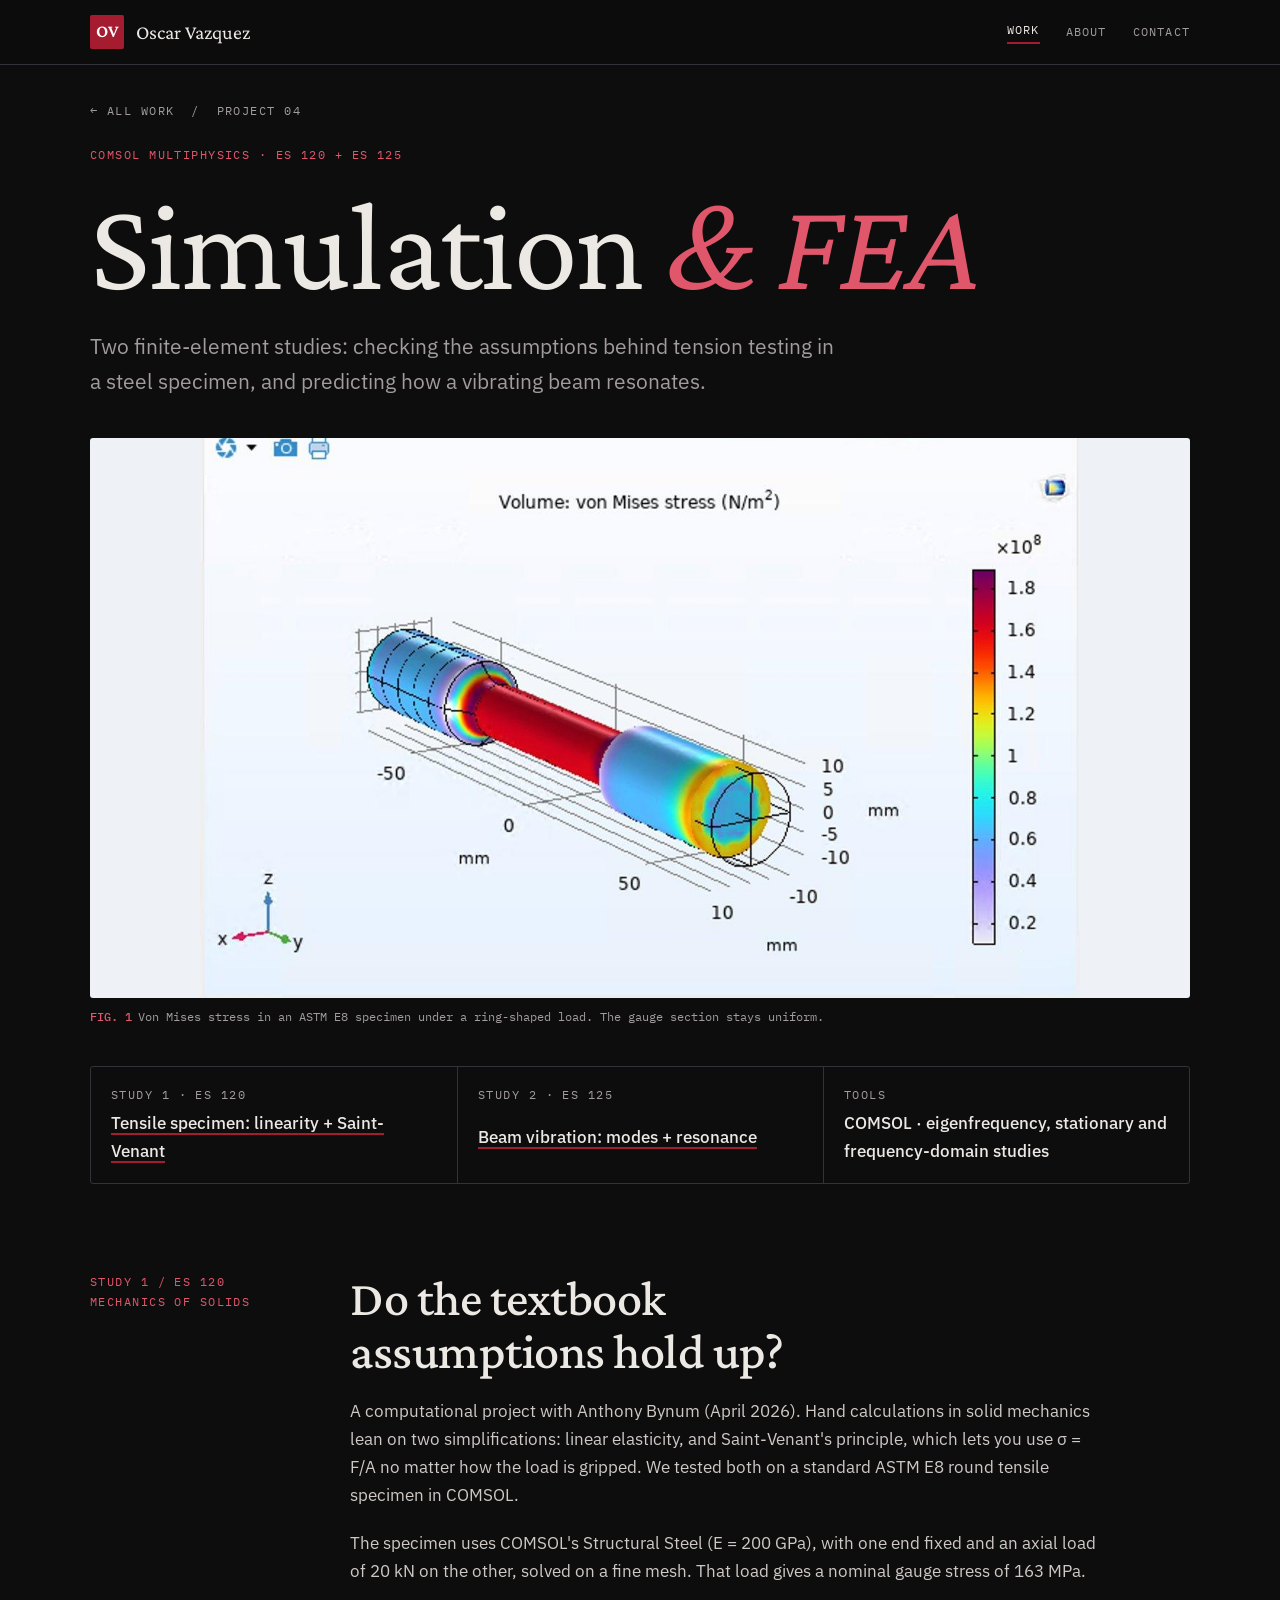
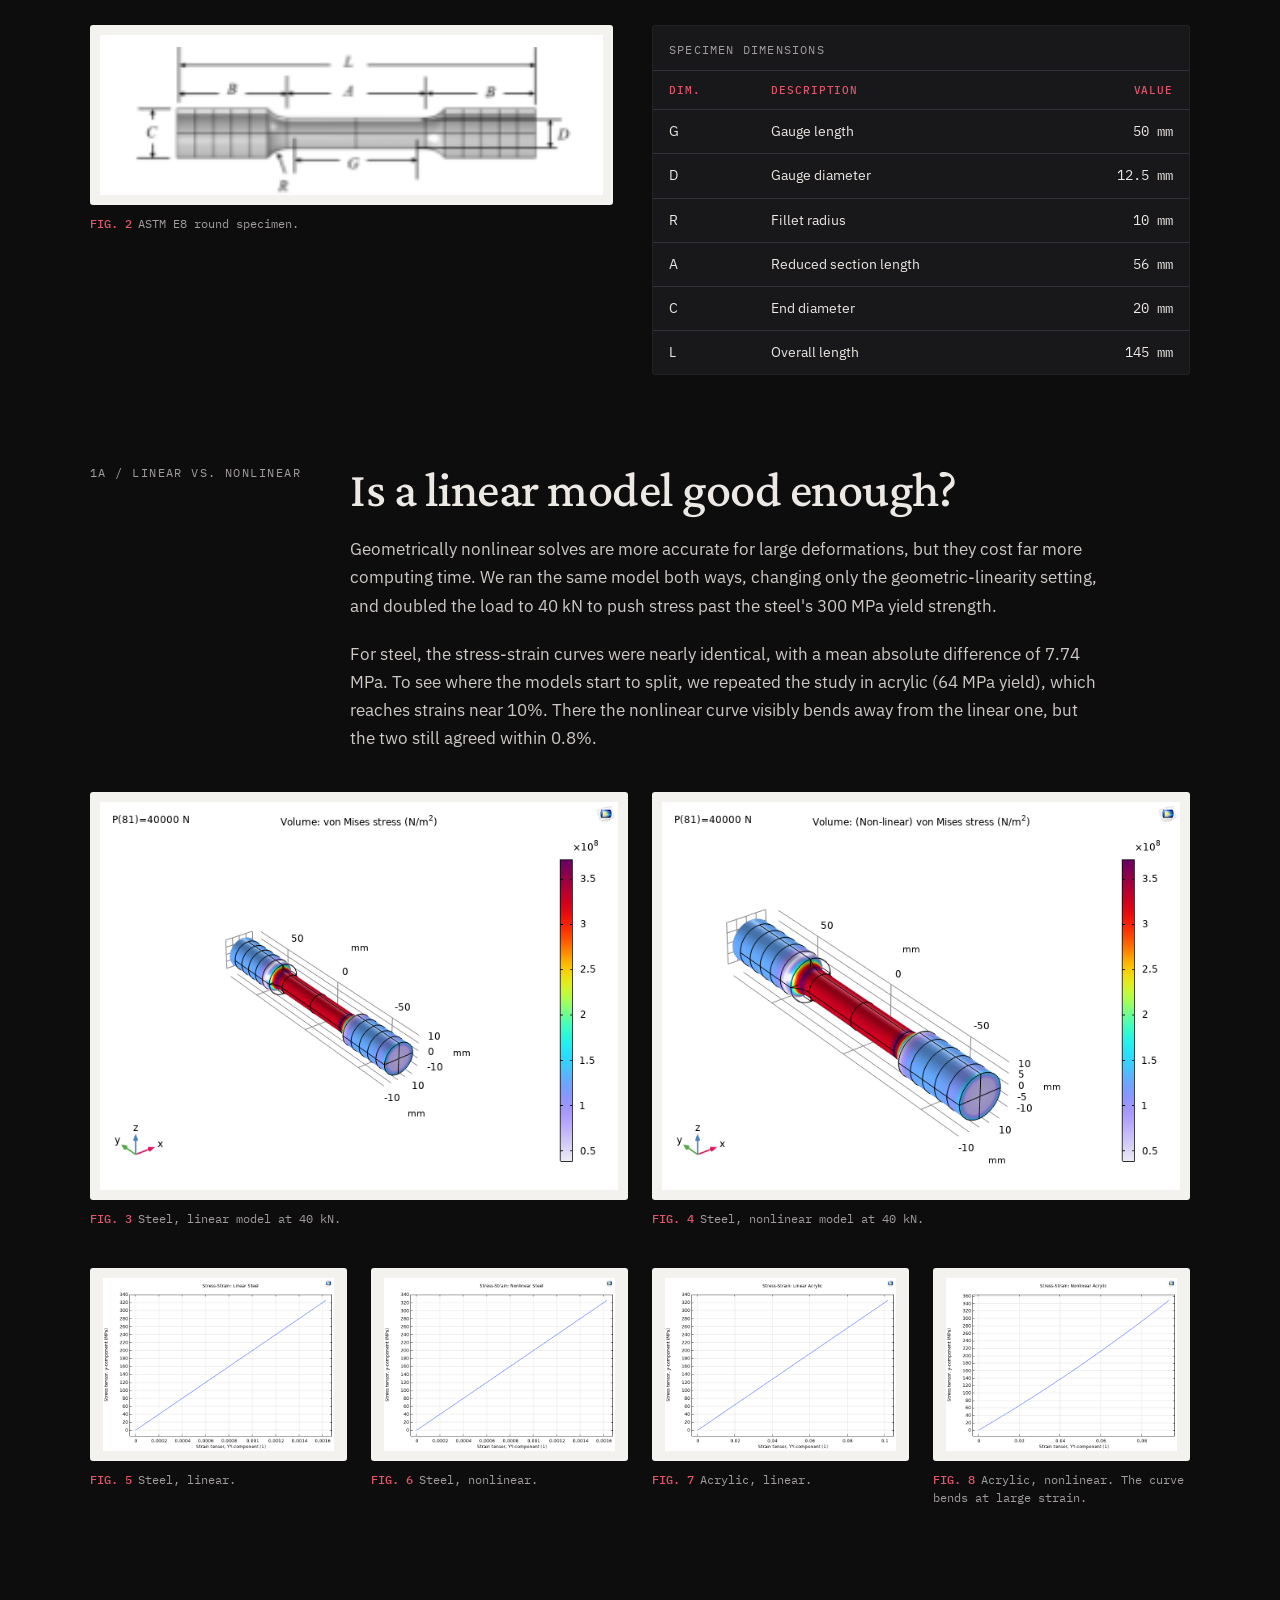
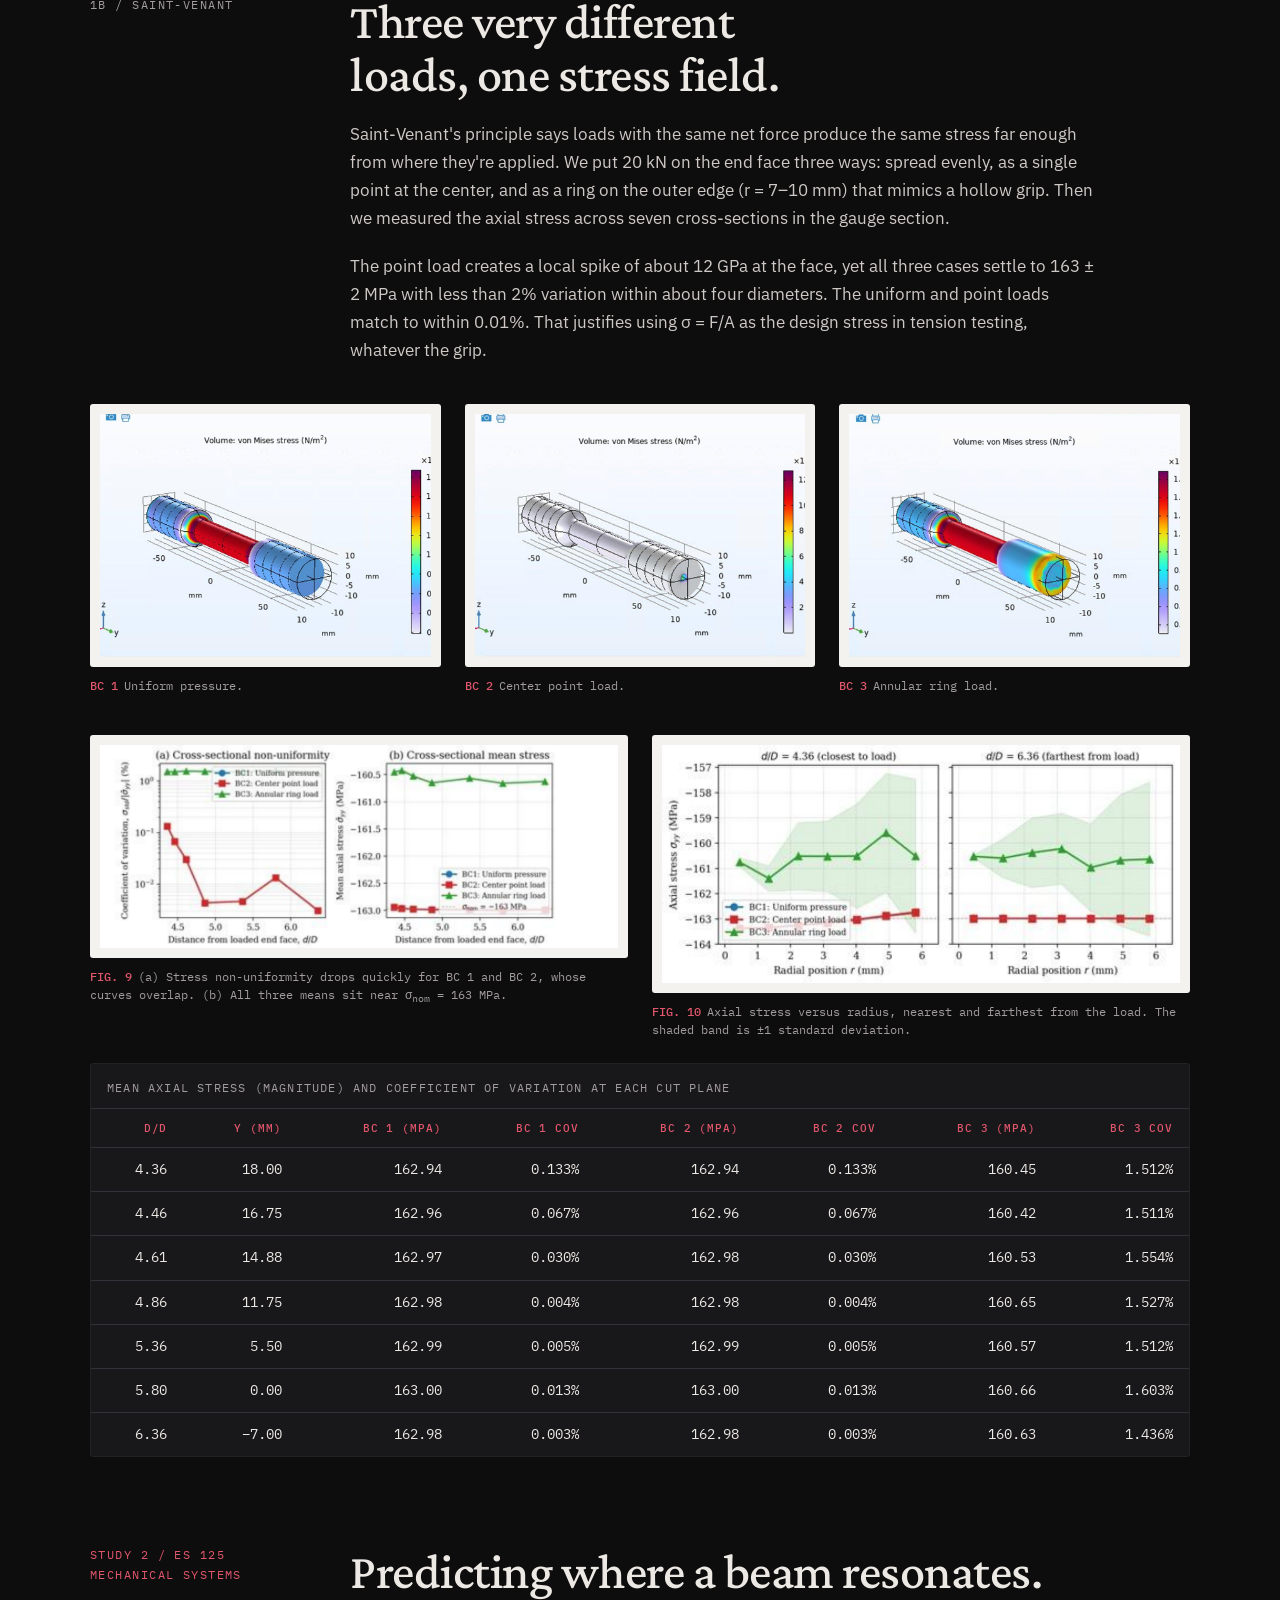
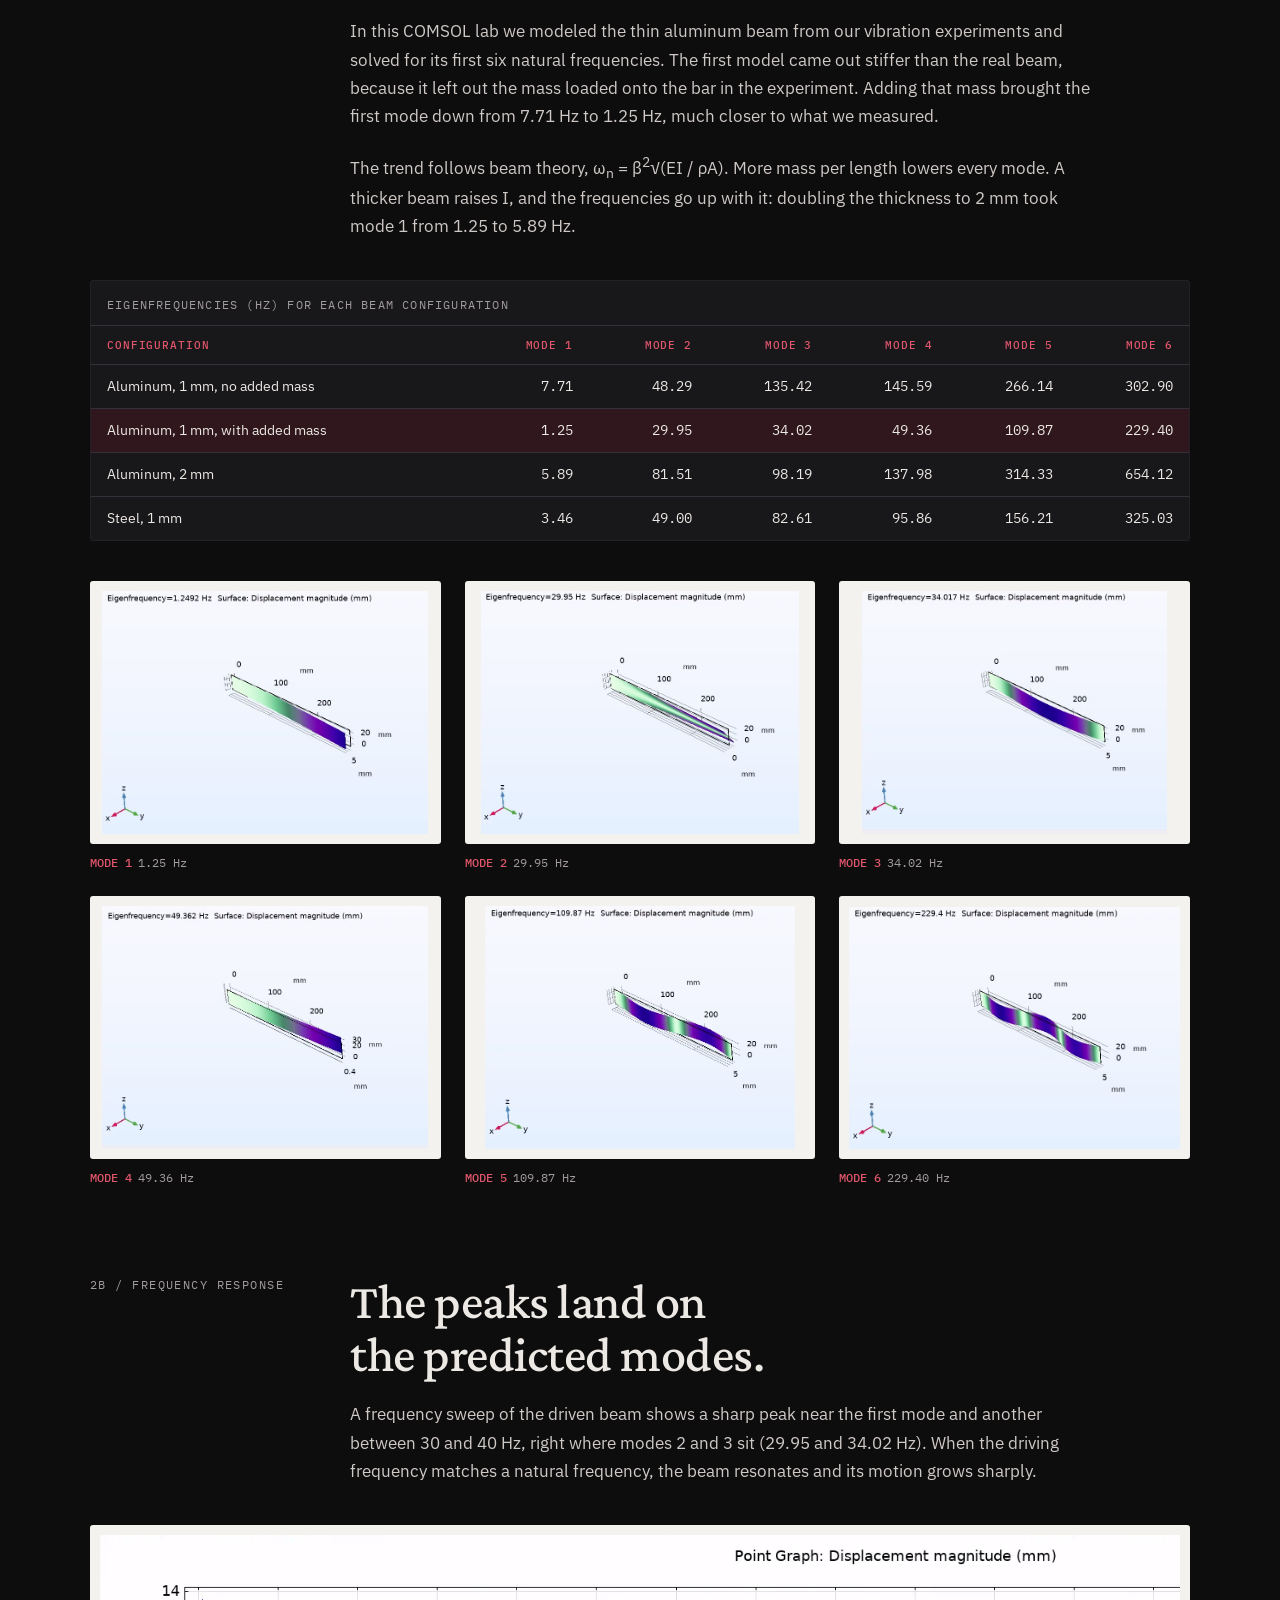
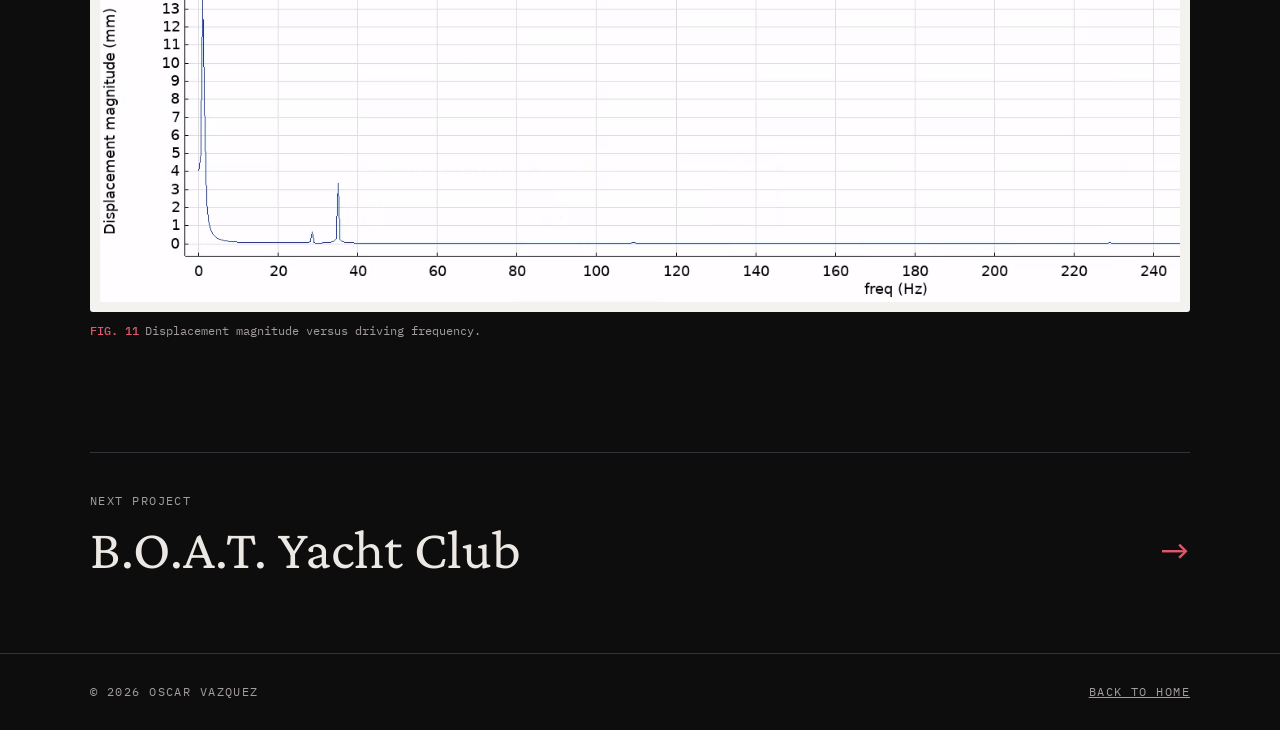
<file: projects/fea.html>
<!doctype html>
<html lang="en">
<head>
  <meta charset="utf-8">
  <meta name="viewport" content="width=device-width, initial-scale=1">
  <title>Simulation &amp; FEA — Oscar Vazquez</title>
  <link rel="preconnect" href="https://fonts.googleapis.com">
  <link rel="preconnect" href="https://fonts.gstatic.com" crossorigin>
  <link href="https://fonts.googleapis.com/css2?family=Crimson+Pro:ital,wght@0,400;0,500;0,600;1,400;1,500&family=IBM+Plex+Mono:wght@400;500&family=IBM+Plex+Sans:wght@400;500&display=swap" rel="stylesheet">
  <link rel="stylesheet" href="../styles.css">
</head>
<body>

  <header class="site-header">
    <div class="wrap">
      <a class="monogram" href="../index.html">
        <span class="mark">OV</span>
        <span class="name">Oscar Vazquez</span>
      </a>
      <nav class="site-nav">
        <a href="../index.html#work" aria-current="page">Work</a>
        <a href="../about.html">About</a>
        <a href="../index.html#contact">Contact</a>
      </nav>
    </div>
  </header>

  <main class="wrap">

    <p class="crumbs label"><a href="../index.html#work">← All work</a> &nbsp;/&nbsp; Project 04</p>

    <section class="project-hero">
      <p class="label red">COMSOL Multiphysics · ES 120 + ES 125</p>
      <h1>Simulation <em>&amp; FEA</em></h1>
      <p class="subtitle">Two finite-element studies: checking the assumptions behind tension testing in a steel specimen, and predicting how a vibrating beam resonates.</p>
    </section>

    <figure class="hero-image">
      <img src="../assets/fea-bc3-ring.png" alt="COMSOL von Mises stress field in an ASTM E8 tensile specimen under an annular ring load" width="1212" height="892" style="max-height:560px;object-fit:contain;background:#eef1f6">
      <figcaption><b>FIG. 1</b>Von Mises stress in an ASTM E8 specimen under a ring-shaped load. The gauge section stays uniform.</figcaption>
    </figure>

    <!-- Jump links to the two studies -->
    <div class="facts">
      <div><span class="label">Study 1 · ES 120</span><b><a class="link" href="#tension">Tensile specimen: linearity + Saint-Venant</a></b></div>
      <div><span class="label">Study 2 · ES 125</span><b><a class="link" href="#vibration">Beam vibration: modes + resonance</a></b></div>
      <div><span class="label">Tools</span><b>COMSOL · eigenfrequency, stationary and frequency-domain studies</b></div>
    </div>


    <!-- ================= STUDY 1 ================= -->
    <section class="case" id="tension">
      <p class="label red">Study 1 / ES 120<br>Mechanics of Solids</p>
      <div class="case-body">
        <h2>Do the textbook assumptions hold up?</h2>
        <p>A computational project with Anthony Bynum (April 2026). Hand calculations in solid
           mechanics lean on two simplifications: linear elasticity, and Saint-Venant's principle,
           which lets you use σ = F/A no matter how the load is gripped. We tested both on a
           standard ASTM E8 round tensile specimen in COMSOL.</p>
        <p>The specimen uses COMSOL's Structural Steel (E = 200 GPa), with one end fixed and an
           axial load of 20 kN on the other, solved on a fine mesh. That load gives a nominal
           gauge stress of 163 MPa.</p>
      </div>
    </section>
    <div class="gallery two">
      <figure class="on-paper"><img src="../assets/fea-astm-e8-geometry.png" alt="Dimensioned drawing of the ASTM E8 round tension specimen" loading="lazy"><figcaption><b>FIG. 2</b>ASTM E8 round specimen.</figcaption></figure>
      <div class="table-wrap">
        <table class="data-table">
          <caption>Specimen dimensions</caption>
          <thead><tr><th>Dim.</th><th>Description</th><th class="num">Value</th></tr></thead>
          <tbody>
            <tr><td>G</td><td>Gauge length</td><td class="num">50 mm</td></tr>
            <tr><td>D</td><td>Gauge diameter</td><td class="num">12.5 mm</td></tr>
            <tr><td>R</td><td>Fillet radius</td><td class="num">10 mm</td></tr>
            <tr><td>A</td><td>Reduced section length</td><td class="num">56 mm</td></tr>
            <tr><td>C</td><td>End diameter</td><td class="num">20 mm</td></tr>
            <tr><td>L</td><td>Overall length</td><td class="num">145 mm</td></tr>
          </tbody>
        </table>
      </div>
    </div>

    <section class="case">
      <p class="label">1A / Linear vs. nonlinear</p>
      <div class="case-body">
        <h2>Is a linear model good enough?</h2>
        <p>Geometrically nonlinear solves are more accurate for large deformations, but they
           cost far more computing time. We ran the same model both ways, changing only the
           geometric-linearity setting, and doubled the load to 40 kN to push stress past the
           steel's 300 MPa yield strength.</p>
        <p>For steel, the stress-strain curves were nearly identical, with a mean absolute
           difference of 7.74 MPa. To see where the models start to split, we repeated the study
           in acrylic (64 MPa yield), which reaches strains near 10%. There the nonlinear curve
           visibly bends away from the linear one, but the two still agreed within 0.8%.</p>
      </div>
    </section>
    <div class="gallery two">
      <figure class="on-paper"><img src="../assets/fea-steel-linear-vm.png" alt="Von Mises stress, linear steel model at 40 kN" loading="lazy"><figcaption><b>FIG. 3</b>Steel, linear model at 40 kN.</figcaption></figure>
      <figure class="on-paper"><img src="../assets/fea-steel-nonlinear-vm.png" alt="Von Mises stress, geometrically nonlinear steel model at 40 kN" loading="lazy"><figcaption><b>FIG. 4</b>Steel, nonlinear model at 40 kN.</figcaption></figure>
    </div>
    <div class="gallery four plots">
      <figure class="on-paper"><img src="../assets/fea-ss-steel-linear.png" alt="Stress-strain curve, linear steel" loading="lazy"><figcaption><b>FIG. 5</b>Steel, linear.</figcaption></figure>
      <figure class="on-paper"><img src="../assets/fea-ss-steel-nonlinear.png" alt="Stress-strain curve, nonlinear steel" loading="lazy"><figcaption><b>FIG. 6</b>Steel, nonlinear.</figcaption></figure>
      <figure class="on-paper"><img src="../assets/fea-ss-acrylic-linear.png" alt="Stress-strain curve, linear acrylic" loading="lazy"><figcaption><b>FIG. 7</b>Acrylic, linear.</figcaption></figure>
      <figure class="on-paper"><img src="../assets/fea-ss-acrylic-nonlinear.png" alt="Stress-strain curve, nonlinear acrylic" loading="lazy"><figcaption><b>FIG. 8</b>Acrylic, nonlinear. The curve bends at large strain.</figcaption></figure>
    </div>

    <section class="case">
      <p class="label">1B / Saint-Venant</p>
      <div class="case-body">
        <h2>Three very different loads, one stress field.</h2>
        <p>Saint-Venant's principle says loads with the same net force produce the same stress
           far enough from where they're applied. We put 20 kN on the end face three ways: spread
           evenly, as a single point at the center, and as a ring on the outer edge (r = 7–10 mm)
           that mimics a hollow grip. Then we measured the axial stress across seven
           cross-sections in the gauge section.</p>
        <p>The point load creates a local spike of about 12 GPa at the face, yet all three cases
           settle to 163 ± 2 MPa with less than 2% variation within about four diameters. The
           uniform and point loads match to within 0.01%. That justifies using σ = F/A as the
           design stress in tension testing, whatever the grip.</p>
      </div>
    </section>
    <div class="gallery three">
      <figure class="on-paper"><img src="../assets/fea-bc1-uniform.png" alt="Von Mises stress with uniform pressure on the end face" loading="lazy"><figcaption><b>BC 1</b>Uniform pressure.</figcaption></figure>
      <figure class="on-paper"><img src="../assets/fea-bc2-point.png" alt="Von Mises stress with a center point load" loading="lazy"><figcaption><b>BC 2</b>Center point load.</figcaption></figure>
      <figure class="on-paper"><img src="../assets/fea-bc3-ring.png" alt="Von Mises stress with an annular ring load" loading="lazy"><figcaption><b>BC 3</b>Annular ring load.</figcaption></figure>
    </div>
    <div class="gallery two">
      <figure class="on-paper"><img src="../assets/fea-cov-mean-stress.png" alt="Plots of the coefficient of variation and mean axial stress versus distance from the loaded face" loading="lazy"><figcaption><b>FIG. 9</b>(a) Stress non-uniformity drops quickly for BC 1 and BC 2, whose curves overlap. (b) All three means sit near σ<sub>nom</sub> = 163 MPa.</figcaption></figure>
      <figure class="on-paper"><img src="../assets/fea-radial-stress.png" alt="Radial distribution of axial stress at the nearest and farthest cross-sections" loading="lazy"><figcaption><b>FIG. 10</b>Axial stress versus radius, nearest and farthest from the load. The shaded band is ±1 standard deviation.</figcaption></figure>
    </div>
    <div class="table-wrap" style="margin-top:24px">
      <table class="data-table">
        <caption>Mean axial stress (magnitude) and coefficient of variation at each cut plane</caption>
        <thead>
          <tr><th class="num">d/D</th><th class="num">y (mm)</th><th class="num">BC 1 (MPa)</th><th class="num">BC 1 CoV</th><th class="num">BC 2 (MPa)</th><th class="num">BC 2 CoV</th><th class="num">BC 3 (MPa)</th><th class="num">BC 3 CoV</th></tr>
        </thead>
        <tbody>
          <tr><td class="num">4.36</td><td class="num">18.00</td><td class="num">162.94</td><td class="num">0.133%</td><td class="num">162.94</td><td class="num">0.133%</td><td class="num">160.45</td><td class="num">1.512%</td></tr>
          <tr><td class="num">4.46</td><td class="num">16.75</td><td class="num">162.96</td><td class="num">0.067%</td><td class="num">162.96</td><td class="num">0.067%</td><td class="num">160.42</td><td class="num">1.511%</td></tr>
          <tr><td class="num">4.61</td><td class="num">14.88</td><td class="num">162.97</td><td class="num">0.030%</td><td class="num">162.98</td><td class="num">0.030%</td><td class="num">160.53</td><td class="num">1.554%</td></tr>
          <tr><td class="num">4.86</td><td class="num">11.75</td><td class="num">162.98</td><td class="num">0.004%</td><td class="num">162.98</td><td class="num">0.004%</td><td class="num">160.65</td><td class="num">1.527%</td></tr>
          <tr><td class="num">5.36</td><td class="num">5.50</td><td class="num">162.99</td><td class="num">0.005%</td><td class="num">162.99</td><td class="num">0.005%</td><td class="num">160.57</td><td class="num">1.512%</td></tr>
          <tr><td class="num">5.80</td><td class="num">0.00</td><td class="num">163.00</td><td class="num">0.013%</td><td class="num">163.00</td><td class="num">0.013%</td><td class="num">160.66</td><td class="num">1.603%</td></tr>
          <tr><td class="num">6.36</td><td class="num">−7.00</td><td class="num">162.98</td><td class="num">0.003%</td><td class="num">162.98</td><td class="num">0.003%</td><td class="num">160.63</td><td class="num">1.436%</td></tr>
        </tbody>
      </table>
    </div>


    <!-- ================= STUDY 2 ================= -->
    <section class="case" id="vibration">
      <p class="label red">Study 2 / ES 125<br>Mechanical Systems</p>
      <div class="case-body">
        <h2>Predicting where a beam resonates.</h2>
        <p>In this COMSOL lab we modeled the thin aluminum beam from our vibration experiments and
           solved for its first six natural frequencies. The first model came out stiffer than the
           real beam, because it left out the mass loaded onto the bar in the experiment. Adding
           that mass brought the first mode down from 7.71 Hz to 1.25 Hz, much closer to what we
           measured.</p>
        <p>The trend follows beam theory, ω<sub>n</sub> = β<sup>2</sup>√(EI / ρA). More mass per
           length lowers every mode. A thicker beam raises I, and the frequencies go up with it:
           doubling the thickness to 2 mm took mode 1 from 1.25 to 5.89 Hz.</p>
      </div>
    </section>
    <div class="table-wrap" style="margin-top:40px">
      <table class="data-table">
        <caption>Eigenfrequencies (Hz) for each beam configuration</caption>
        <thead>
          <tr><th>Configuration</th><th class="num">Mode 1</th><th class="num">Mode 2</th><th class="num">Mode 3</th><th class="num">Mode 4</th><th class="num">Mode 5</th><th class="num">Mode 6</th></tr>
        </thead>
        <tbody>
          <tr><td>Aluminum, 1 mm, no added mass</td><td class="num">7.71</td><td class="num">48.29</td><td class="num">135.42</td><td class="num">145.59</td><td class="num">266.14</td><td class="num">302.90</td></tr>
          <tr class="hl"><td>Aluminum, 1 mm, with added mass</td><td class="num">1.25</td><td class="num">29.95</td><td class="num">34.02</td><td class="num">49.36</td><td class="num">109.87</td><td class="num">229.40</td></tr>
          <tr><td>Aluminum, 2 mm</td><td class="num">5.89</td><td class="num">81.51</td><td class="num">98.19</td><td class="num">137.98</td><td class="num">314.33</td><td class="num">654.12</td></tr>
          <tr><td>Steel, 1 mm</td><td class="num">3.46</td><td class="num">49.00</td><td class="num">82.61</td><td class="num">95.86</td><td class="num">156.21</td><td class="num">325.03</td></tr>
        </tbody>
      </table>
    </div>
    <div class="gallery three modes">
      <figure class="on-paper"><img src="../assets/lab-mode-1.png" alt="Mode shape at 1.25 Hz" loading="lazy"><figcaption><b>MODE 1</b>1.25 Hz</figcaption></figure>
      <figure class="on-paper"><img src="../assets/lab-mode-2.png" alt="Mode shape at 29.95 Hz" loading="lazy"><figcaption><b>MODE 2</b>29.95 Hz</figcaption></figure>
      <figure class="on-paper"><img src="../assets/lab-mode-3.png" alt="Mode shape at 34.02 Hz" loading="lazy"><figcaption><b>MODE 3</b>34.02 Hz</figcaption></figure>
      <figure class="on-paper"><img src="../assets/lab-mode-4.png" alt="Mode shape at 49.36 Hz" loading="lazy"><figcaption><b>MODE 4</b>49.36 Hz</figcaption></figure>
      <figure class="on-paper"><img src="../assets/lab-mode-5.png" alt="Mode shape at 109.87 Hz" loading="lazy"><figcaption><b>MODE 5</b>109.87 Hz</figcaption></figure>
      <figure class="on-paper"><img src="../assets/lab-mode-6.png" alt="Mode shape at 229.4 Hz" loading="lazy"><figcaption><b>MODE 6</b>229.40 Hz</figcaption></figure>
    </div>

    <section class="case">
      <p class="label">2B / Frequency response</p>
      <div class="case-body">
        <h2>The peaks land on the predicted modes.</h2>
        <p>A frequency sweep of the driven beam shows a sharp peak near the first mode and another
           between 30 and 40 Hz, right where modes 2 and 3 sit (29.95 and 34.02 Hz). When the driving frequency matches a
           natural frequency, the beam resonates and its motion grows sharply.</p>
      </div>
    </section>
    <div class="gallery">
      <figure class="on-paper"><img src="../assets/lab-frequency-response.png" alt="Displacement magnitude versus driving frequency with peaks near 30 to 40 Hz" loading="lazy"><figcaption><b>FIG. 11</b>Displacement magnitude versus driving frequency.</figcaption></figure>
    </div>

    <a class="next" href="boat.html">
      <div><span class="label">Next project</span><b>B.O.A.T. Yacht Club</b></div>
      <span class="arrow">→</span>
    </a>

  </main>

  <footer class="site-footer">
    <div class="wrap label">
      <span>© 2026 Oscar Vazquez</span>
      <a href="../index.html">Back to home</a>
    </div>
  </footer>

</body>
</html>
</file>
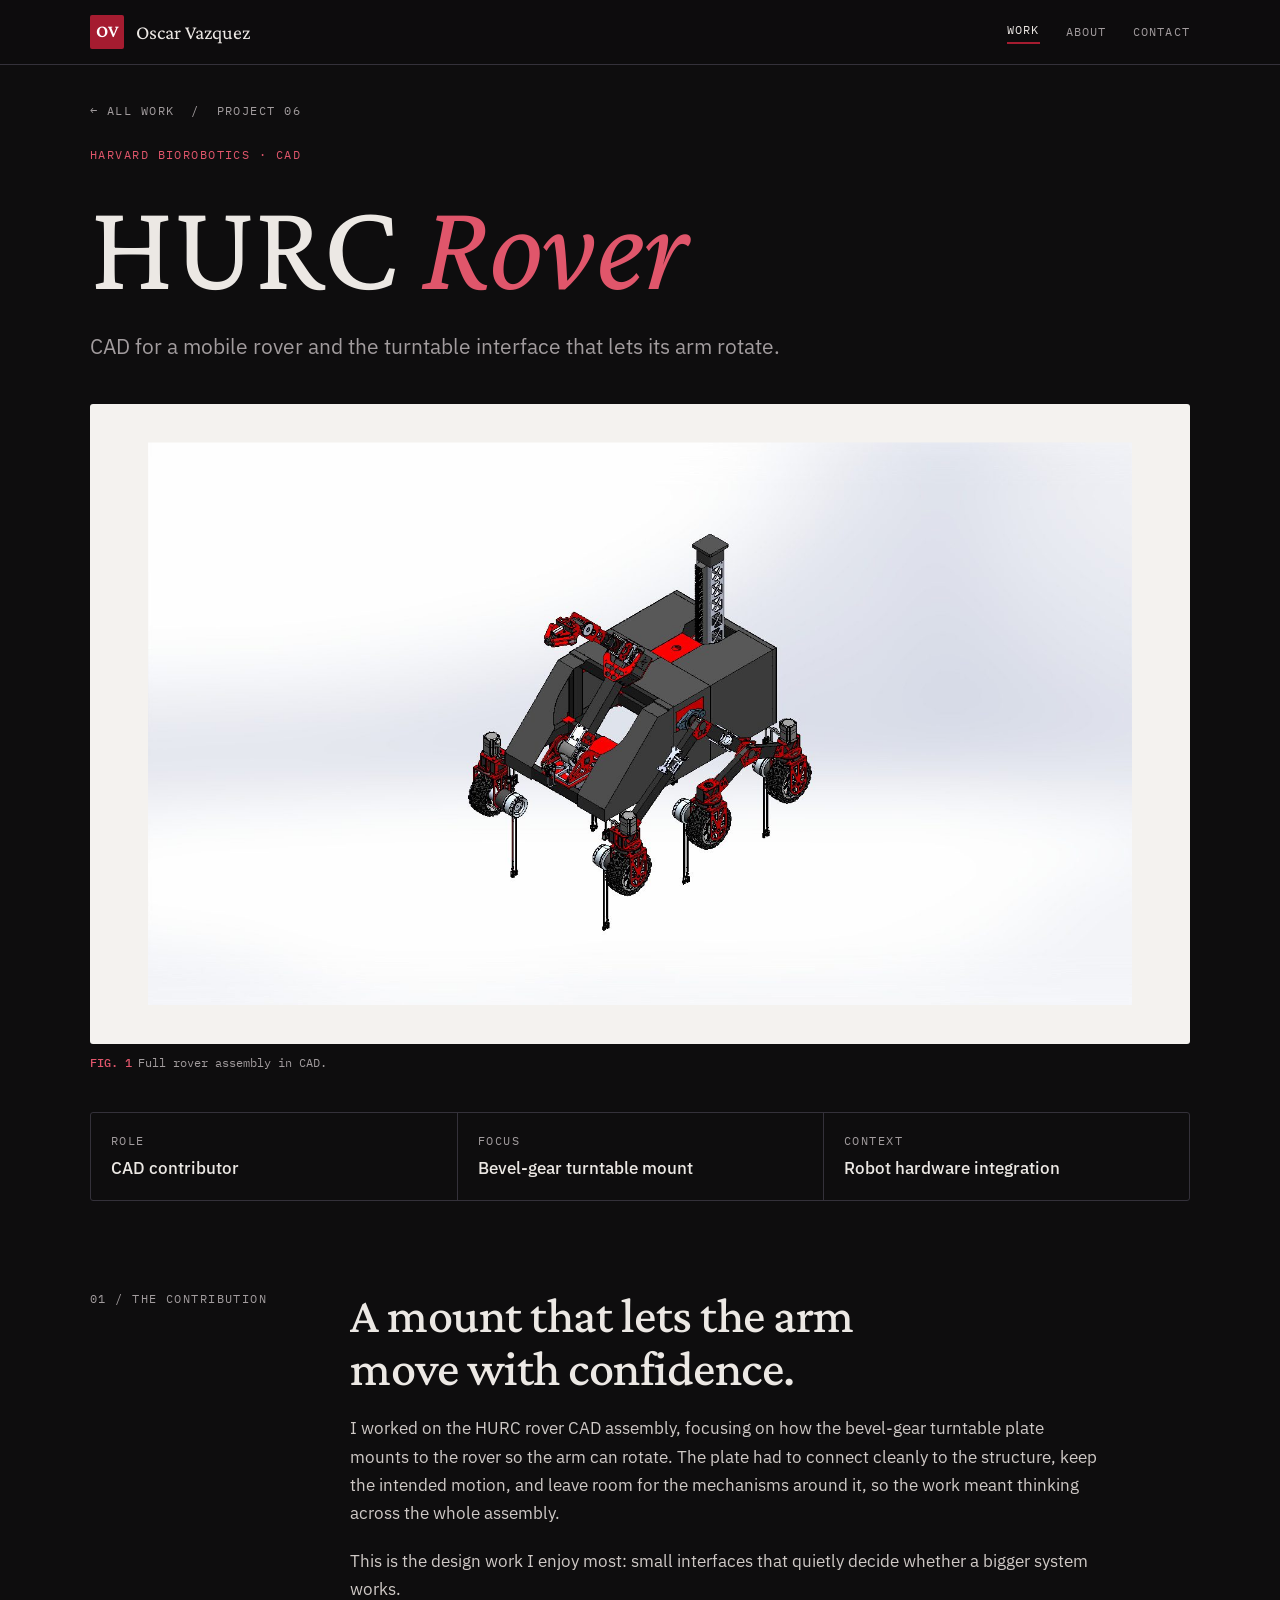
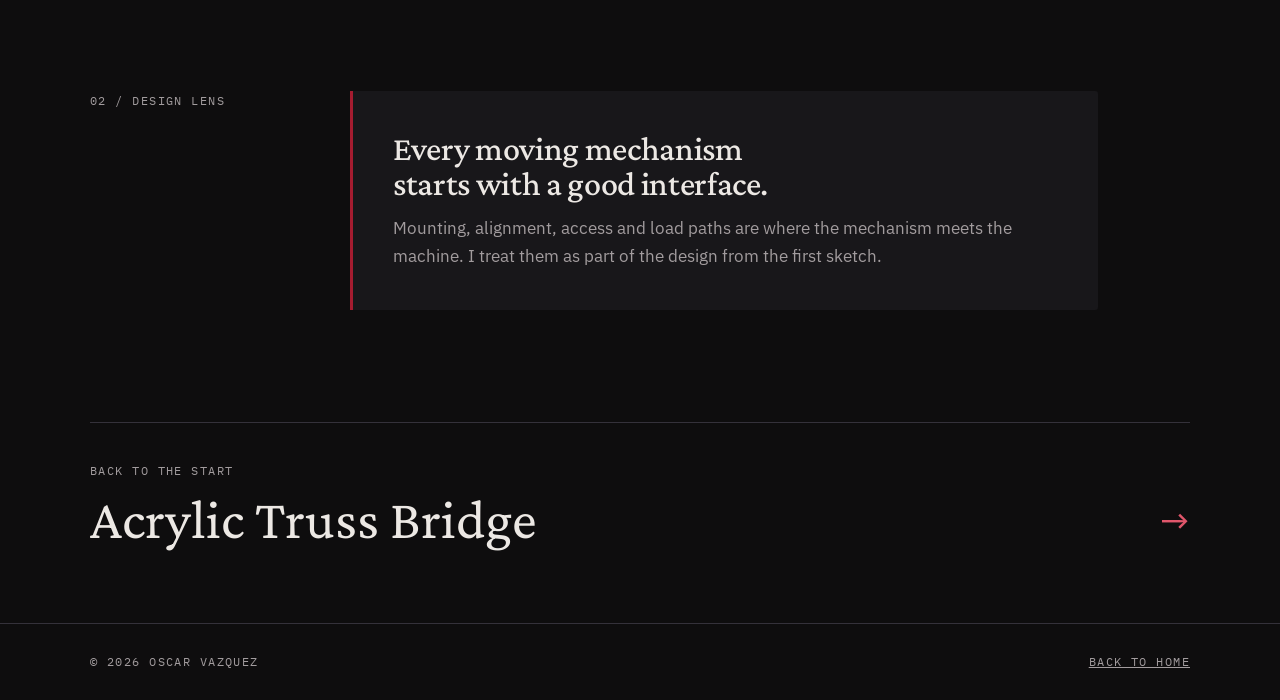
<file: projects/hurc.html>
<!doctype html>
<html lang="en">
<head>
  <meta charset="utf-8">
  <meta name="viewport" content="width=device-width, initial-scale=1">
  <title>HURC Rover — Oscar Vazquez</title>
  <link rel="preconnect" href="https://fonts.googleapis.com">
  <link rel="preconnect" href="https://fonts.gstatic.com" crossorigin>
  <link href="https://fonts.googleapis.com/css2?family=Crimson+Pro:ital,wght@0,400;0,500;0,600;1,400;1,500&family=IBM+Plex+Mono:wght@400;500&family=IBM+Plex+Sans:wght@400;500&display=swap" rel="stylesheet">
  <link rel="stylesheet" href="../styles.css">
</head>
<body>

  <header class="site-header">
    <div class="wrap">
      <a class="monogram" href="../index.html">
        <span class="mark">OV</span>
        <span class="name">Oscar Vazquez</span>
      </a>
      <nav class="site-nav">
        <a href="../index.html#work" aria-current="page">Work</a>
        <a href="../about.html">About</a>
        <a href="../index.html#contact">Contact</a>
      </nav>
    </div>
  </header>

  <main class="wrap">

    <p class="crumbs label"><a href="../index.html#work">← All work</a> &nbsp;/&nbsp; Project 06</p>

    <section class="project-hero">
      <p class="label red">Harvard Biorobotics · CAD</p>
      <h1>HURC <em>Rover</em></h1>
      <p class="subtitle">CAD for a mobile rover and the turntable interface that lets its arm rotate.</p>
    </section>

    <figure class="hero-image on-paper">
      <img src="../assets/hurc-rover-cad.jpg" alt="CAD assembly of the HURC rover with wheels and an arm" width="1629" height="932">
      <figcaption><b>FIG. 1</b>Full rover assembly in CAD.</figcaption>
    </figure>

    <div class="facts">
      <div><span class="label">Role</span><b>CAD contributor</b></div>
      <div><span class="label">Focus</span><b>Bevel-gear turntable mount</b></div>
      <div><span class="label">Context</span><b>Robot hardware integration</b></div>
    </div>

    <section class="case">
      <p class="label">01 / The contribution</p>
      <div class="case-body">
        <h2>A mount that lets the arm move with confidence.</h2>
        <p>I worked on the HURC rover CAD assembly, focusing on how the bevel-gear turntable
           plate mounts to the rover so the arm can rotate. The plate had to connect cleanly to
           the structure, keep the intended motion, and leave room for the mechanisms around it,
           so the work meant thinking across the whole assembly.</p>
        <p>This is the design work I enjoy most: small interfaces that quietly decide whether a
           bigger system works.</p>
      </div>
    </section>

    <section class="case">
      <p class="label">02 / Design lens</p>
      <div class="case-body">
        <div class="callout">
          <h3>Every moving mechanism starts with a good interface.</h3>
          <p>Mounting, alignment, access and load paths are where the mechanism meets the machine.
             I treat them as part of the design from the first sketch.</p>
        </div>
      </div>
    </section>

    <a class="next" href="bridge.html">
      <div><span class="label">Back to the start</span><b>Acrylic Truss Bridge</b></div>
      <span class="arrow">→</span>
    </a>

  </main>

  <footer class="site-footer">
    <div class="wrap label">
      <span>© 2026 Oscar Vazquez</span>
      <a href="../index.html">Back to home</a>
    </div>
  </footer>

</body>
</html>
</file>
<file: styles.css>
/* ==========================================================================
   Oscar Vazquez — Portfolio stylesheet
   --------------------------------------------------------------------------
   Layout idea: each page reads like an engineering drawing sheet. Thin
   frames, zone markers and a "title block" sit around the content, and
   crimson plays the role of the red pen used to mark up a drawing.

   HOW THIS FILE IS ORGANIZED
     1. Design tokens (colors, fonts, spacing) — change these first
     2. Base / reset
     3. Reusable pieces (labels, buttons, frames)
     4. Site header + footer
     5. Home page
     6. About page
     7. Project pages
     8. Small screens
   ========================================================================== */


/* 1. DESIGN TOKENS ------------------------------------------------------- */
/* A "custom property" (--name) is a variable. Use it with var(--name).     */
:root {
  /* Color */
  --ink:        #0e0d0e;  /* page background, almost black             */
  --graphite:   #18171a;  /* raised panels                              */
  --slate:      #232125;  /* borders on panels, hover states            */
  --rule:       #34313a;  /* thin lines / hairlines                     */
  --chalk:      #ece8e4;  /* main text                                  */
  --fog:        #a29c9e;  /* secondary text                             */
  --crimson:    #a51c30;  /* Harvard crimson: fills, buttons, frames    */
  --crimson-hi: #e0566b;  /* lighter crimson for small text on black    */
  --paper:      #f4f2ef;  /* background behind technical drawings       */

  /* Type */
  --serif: "Crimson Pro", "Iowan Old Style", Georgia, serif;     /* headings */
  --sans:  "IBM Plex Sans", "Segoe UI", system-ui, sans-serif;   /* body     */
  --mono:  "IBM Plex Mono", ui-monospace, Menlo, monospace;      /* labels   */

  /* Spacing + sizes */
  --page:   1180px;   /* max content width */
  --gutter: clamp(16px, 4vw, 40px);
  --radius: 3px;

  color-scheme: dark;
}


/* 2. BASE --------------------------------------------------------------- */
*, *::before, *::after { box-sizing: border-box; }

html { scroll-behavior: smooth; }

body {
  margin: 0;
  background: var(--ink);
  color: var(--chalk);
  font-family: var(--sans);
  font-size: 17px;
  line-height: 1.65;
  -webkit-font-smoothing: antialiased;
}

img { display: block; max-width: 100%; height: auto; }

a { color: inherit; }

h1, h2, h3 {
  font-family: var(--serif);
  font-weight: 500;
  line-height: 1.05;
  letter-spacing: -0.01em;
  margin: 0;
  text-wrap: balance;
}

p { margin: 0; }

:focus-visible { outline: 2px solid var(--crimson-hi); outline-offset: 3px; }

@media (prefers-reduced-motion: reduce) {
  html { scroll-behavior: auto; }
  *, *::before, *::after { transition: none !important; animation: none !important; }
}

/* .wrap centers content and keeps a side gutter on every screen size. */
.wrap {
  width: 100%;
  max-width: var(--page);
  margin-inline: auto;
  padding-inline: var(--gutter);
}


/* 3. REUSABLE PIECES ---------------------------------------------------- */

/* Small uppercase monospace label, like text in a drawing title block. */
.label {
  font-family: var(--mono);
  font-size: 12px;
  letter-spacing: 0.12em;
  text-transform: uppercase;
  color: var(--fog);
}
.label.red { color: var(--crimson-hi); }

/* Buttons */
.btn {
  display: inline-flex;
  align-items: center;
  gap: 10px;
  padding: 13px 22px;
  border: 1px solid var(--crimson);
  border-radius: var(--radius);
  background: var(--crimson);
  color: #fff;
  font-family: var(--mono);
  font-size: 13px;
  letter-spacing: 0.08em;
  text-transform: uppercase;
  text-decoration: none;
  transition: background .2s, border-color .2s;
}
.btn:hover { background: #8c1728; border-color: #8c1728; }
.btn.ghost { background: transparent; border-color: var(--rule); color: var(--chalk); }
.btn.ghost:hover { border-color: var(--chalk); }

/* Inline text link with a crimson underline */
.link {
  color: var(--chalk);
  text-decoration: underline;
  text-decoration-color: var(--crimson);
  text-decoration-thickness: 2px;
  text-underline-offset: 4px;
}
.link:hover { color: var(--crimson-hi); }

/* Drawing frame: a thin border with A/B zone letters and 1–4 column numbers
   placed around a picture, the way a CAD drawing sheet is laid out.        */
.sheet {
  position: relative;
  border: 1px solid var(--rule);
  padding: 22px;
}
.sheet::before {               /* inner border line */
  content: "";
  position: absolute;
  inset: 10px;
  border: 1px solid var(--rule);
  pointer-events: none;
}
.sheet .zone {
  position: absolute;
  font-family: var(--mono);
  font-size: 9px;
  color: var(--fog);
  line-height: 1;
}

/* Figures (image + caption) */
figure { margin: 0; }
figure img { border-radius: var(--radius); background: var(--graphite); }
figcaption {
  margin-top: 10px;
  font-family: var(--mono);
  font-size: 12px;
  line-height: 1.5;
  color: var(--fog);
}
figcaption b { color: var(--crimson-hi); font-weight: 500; margin-right: 6px; }

/* Technical drawings and screenshots have white backgrounds, so they get a
   paper-colored mat instead of floating directly on black.                 */
.on-paper img { background: var(--paper); padding: 10px; }

/* Pills for tools / skills */
.tags { display: flex; flex-wrap: wrap; gap: 8px; padding: 0; margin: 0; list-style: none; }
.tags li {
  font-family: var(--mono);
  font-size: 12px;
  padding: 4px 10px;
  border: 1px solid var(--rule);
  border-radius: 99px;
  color: var(--fog);
}


/* 4. HEADER + FOOTER ---------------------------------------------------- */
.site-header {
  position: sticky;
  top: 0;
  z-index: 10;
  background: rgb(14 13 14 / 0.88);
  backdrop-filter: blur(10px);
  border-bottom: 1px solid var(--rule);
}
.site-header .wrap {
  display: flex;
  align-items: center;
  justify-content: space-between;
  gap: 20px;
  min-height: 64px;
}
.monogram {
  display: flex;
  align-items: center;
  gap: 12px;
  text-decoration: none;
}
.monogram .mark {           /* the crimson "OV" square */
  display: grid;
  place-items: center;
  width: 34px; height: 34px;
  background: var(--crimson);
  color: #fff;
  font-family: var(--serif);
  font-size: 18px;
  font-weight: 600;
  border-radius: 2px;
}
.monogram .name { font-family: var(--serif); font-size: 20px; }

.site-nav { display: flex; align-items: center; gap: 26px; }
.site-nav a {
  font-family: var(--mono);
  font-size: 12px;
  letter-spacing: 0.1em;
  text-transform: uppercase;
  text-decoration: none;
  color: var(--fog);
}
.site-nav a:hover, .site-nav a[aria-current="page"] { color: var(--chalk); }
.site-nav a[aria-current="page"] { border-bottom: 2px solid var(--crimson); padding-bottom: 3px; }

.site-footer { border-top: 1px solid var(--rule); margin-top: 40px; }
.site-footer .wrap {
  display: flex;
  flex-wrap: wrap;
  justify-content: space-between;
  gap: 12px;
  padding-block: 28px;
}
.site-footer a { color: var(--fog); }


/* 5. HOME PAGE ---------------------------------------------------------- */
.hero {
  display: grid;
  grid-template-columns: 1.25fr 1fr;
  gap: clamp(32px, 6vw, 80px);
  align-items: center;
  padding-block: clamp(48px, 8vw, 96px) clamp(40px, 6vw, 72px);
}
.hero h1 {
  font-size: clamp(48px, 8vw, 104px);
  font-weight: 400;
  margin-block: 18px 22px;
}
.hero h1 em { color: var(--crimson-hi); font-style: italic; }
.hero .lede { font-size: 19px; color: var(--fog); max-width: 34em; }
.hero .lede strong { color: var(--chalk); font-weight: 500; }
.hero .actions { display: flex; flex-wrap: wrap; gap: 14px; margin-top: 32px; }

/* Portrait in a drawing frame, with a title block underneath */
.portrait-sheet img { aspect-ratio: 1 / 1; object-fit: cover; width: 100%; }
.title-block {
  display: grid;
  grid-template-columns: 1fr 1fr;
  border: 1px solid var(--rule);
  border-top: 0;
  font-family: var(--mono);
  font-size: 11px;
}
.title-block div { padding: 8px 10px; border-top: 1px solid var(--rule); }
.title-block div:nth-child(odd) { border-right: 1px solid var(--rule); }
.title-block span { display: block; color: var(--fog); font-size: 9px; letter-spacing: .12em; text-transform: uppercase; }
.title-block .wide { grid-column: 1 / -1; border-right: 0 !important; }
.title-block .wide b { font-family: var(--serif); font-size: 20px; font-weight: 500; }

/* Crimson band with the skills list */
.band { background: var(--crimson); color: #fff; }
.band .wrap {
  display: flex;
  flex-wrap: wrap;
  gap: 8px 28px;
  padding-block: 16px;
  font-family: var(--mono);
  font-size: 13px;
  letter-spacing: 0.1em;
  text-transform: uppercase;
}

/* Section heading row: label on the left, heading + text on the right */
.section { padding-block: clamp(64px, 9vw, 112px); }
.section-head {
  display: grid;
  grid-template-columns: 220px 1fr;
  gap: 24px 40px;
  margin-bottom: 48px;
}
.section-head h2 { font-size: clamp(36px, 5vw, 60px); }
.section-head p { color: var(--fog); max-width: 38em; margin-top: 16px; }

/* Project list */
.projects { display: grid; gap: 28px; }
.project-row {
  display: grid;
  grid-template-columns: 1.3fr 1fr;
  gap: 0;
  background: var(--graphite);
  border: 1px solid var(--slate);
  border-radius: var(--radius);
  text-decoration: none;
  overflow: hidden;
  transition: border-color .25s;
}
.project-row:hover { border-color: var(--crimson); }
.project-row .thumb { position: relative; background: var(--paper); min-height: 300px; }
.project-row .thumb img { position: absolute; inset: 0; width: 100%; height: 100%; object-fit: cover; }
.project-row .thumb.contain img { object-fit: contain; padding: 20px; }
.project-row .body {
  display: flex;
  flex-direction: column;
  gap: 14px;
  padding: clamp(24px, 3.5vw, 40px);
  min-width: 0;
}
.project-row h3 { font-size: clamp(30px, 3.4vw, 42px); }
.project-row p { color: var(--fog); }
.project-row .more {
  margin-top: auto;
  padding-top: 12px;
  font-family: var(--mono);
  font-size: 12px;
  letter-spacing: .1em;
  text-transform: uppercase;
  color: var(--crimson-hi);
}
.project-row:hover .more { color: var(--chalk); }

/* Pull quote */
.statement { background: var(--graphite); border-block: 1px solid var(--slate); }
.statement blockquote {
  margin: 0;
  max-width: 24em;
  font-family: var(--serif);
  font-size: clamp(28px, 3.6vw, 44px);
  line-height: 1.2;
  text-wrap: balance;
}
.statement blockquote::before {
  content: "“";
  display: block;
  color: var(--crimson);
  font-size: 2.2em;
  line-height: .6;
  margin-bottom: 8px;
}

/* Contact block */
.contact { display: grid; gap: 22px; justify-items: start; }
.contact h2 { font-size: clamp(40px, 6vw, 72px); }
.contact h2 em { color: var(--crimson-hi); }
.contact-actions { display: flex; flex-wrap: wrap; gap: 14px; }
button.btn { cursor: pointer; line-height: inherit; }
.email { font-family: var(--mono); font-size: 15px; color: var(--fog); user-select: all; }


/* 6. ABOUT PAGE --------------------------------------------------------- */
.about-hero {
  display: grid;
  grid-template-columns: 1.1fr 0.9fr;
  gap: clamp(32px, 6vw, 80px);
  align-items: center;
  padding-block: clamp(32px, 5vw, 64px) 48px;
}
.about-intro { display: grid; gap: 24px; }
.about-hero h1 { font-size: clamp(48px, 7.5vw, 96px); font-weight: 400; }
.about-hero h1 em { color: var(--crimson-hi); }
.about-hero .lede { font-size: 20px; color: var(--fog); max-width: 30em; }
.about-photo { max-width: 480px; justify-self: end; width: 100%; }
.about-photo img { aspect-ratio: 3 / 4; object-fit: cover; width: 100%; }

.about-grid { padding-bottom: 24px; }
.prose { display: grid; gap: 20px; max-width: 36em; min-width: 0; }
.prose p { color: #cfc9c6; }

/* "Off the clock" cards */
.life-grid { display: grid; grid-template-columns: repeat(4, 1fr); gap: 16px; }
.life-card {
  padding: 24px;
  background: var(--graphite);
  border: 1px solid var(--slate);
  border-radius: var(--radius);
  display: grid;
  gap: 10px;
  align-content: start;
}
.life-card h3 { font-size: 26px; }
.life-card p { color: var(--fog); font-size: 15px; }

/* Activity blocks with photos */
.life { display: grid; grid-template-columns: 1fr 1fr; gap: clamp(24px, 4vw, 56px); align-items: center; padding-block: 40px; border-top: 1px solid var(--rule); }
.life.flip .life-main { order: 2; }
.life-main img { width: 100%; aspect-ratio: 4 / 3.4; object-fit: cover; border-radius: var(--radius); }
.life-text { display: grid; gap: 14px; min-width: 0; }
.life-text h3 { font-size: clamp(28px, 3.2vw, 40px); }
.life-text > p:not(.label) { color: #cfc9c6; max-width: 34em; }
.life-pics { display: grid; grid-template-columns: 1fr 1fr; gap: 14px; margin-top: 8px; }
.life-pics.one { grid-template-columns: 1fr; max-width: 360px; }
.life-pics img { width: 100%; aspect-ratio: 3 / 2; object-fit: cover; border-radius: var(--radius); }
.life-note { display: flex; flex-wrap: wrap; gap: 8px 20px; align-items: baseline; padding-top: 32px; border-top: 1px solid var(--rule); }
.life-note p:not(.label) { font-family: var(--serif); font-size: clamp(22px, 2.6vw, 30px); line-height: 1.3; }

/* Values list */
.values { display: grid; grid-template-columns: repeat(3, 1fr); gap: 0; border-top: 1px solid var(--rule); }
.values > div { padding: 28px 28px 0 0; display: grid; gap: 10px; align-content: start; }
.values > div + div { padding-left: 28px; border-left: 1px solid var(--rule); }
.values h3 { font-size: 28px; }
.values p { color: var(--fog); font-size: 16px; }

/* Toolkit table */
.toolkit { display: grid; grid-template-columns: repeat(2, 1fr); gap: 0 48px; }
.toolkit div { display: flex; justify-content: space-between; gap: 16px; padding-block: 14px; border-bottom: 1px solid var(--rule); }
.toolkit dt { font-weight: 500; }
.toolkit dd { margin: 0; color: var(--fog); font-family: var(--mono); font-size: 13px; text-align: right; }


/* 7. PROJECT PAGES ------------------------------------------------------ */
.crumbs { padding-top: 36px; }
.crumbs a { color: var(--fog); text-decoration: none; }
.crumbs a:hover { color: var(--chalk); }

.project-hero { padding-block: 24px 40px; }
.project-hero h1 { font-size: clamp(56px, 10vw, 128px); font-weight: 400; margin-block: 14px 16px; }
.project-hero h1 em { color: var(--crimson-hi); }
.project-hero .subtitle { font-size: 21px; color: var(--fog); max-width: 36em; }

.hero-image img { width: 100%; max-height: 640px; object-fit: cover; border-radius: var(--radius); }
.hero-image.on-paper img { object-fit: contain; padding: clamp(12px, 3vw, 40px); }

/* Facts row under the hero (role, timeline, tools) */
.facts {
  display: grid;
  grid-template-columns: repeat(3, 1fr);
  border: 1px solid var(--rule);
  border-radius: var(--radius);
  margin-block: 40px 0;
}
.facts > div { padding: 18px 20px; display: grid; gap: 4px; min-width: 0; }
.facts > div + div { border-left: 1px solid var(--rule); }
.facts b { font-weight: 500; }

/* A case-study section: sticky label on the left, writing on the right */
.case {
  display: grid;
  grid-template-columns: 220px 1fr;
  gap: 24px 40px;
  padding-block: clamp(48px, 7vw, 88px) 0;
}
.case > .label { position: sticky; top: 90px; align-self: start; }
.case-body { display: grid; gap: 20px; max-width: 44em; min-width: 0; }
.case-body h2 { font-size: clamp(32px, 4.2vw, 50px); }
.case-body p { color: #cfc9c6; }

/* Image layouts */
.gallery { display: grid; gap: 24px; padding-top: 40px; }
.gallery.two   { grid-template-columns: repeat(2, 1fr); }
.gallery.three { grid-template-columns: repeat(3, 1fr); }
.gallery.three img { aspect-ratio: 4 / 3; object-fit: cover; width: 100%; }
.gallery .span-2 { grid-column: span 2; }
.gallery .narrow { max-width: 760px; }
.gallery.two { align-items: start; }
.gallery.boat { grid-template-columns: repeat(3, 1fr); }
.gallery.four { grid-template-columns: repeat(4, 1fr); }
.gallery.four img { width: 100%; aspect-ratio: 3 / 4; object-fit: cover; }
.gallery.boat img { width: 100%; aspect-ratio: 3 / 4; object-fit: cover; }
.gallery.boat .wide img { aspect-ratio: 16 / 9; }
.gallery.boat .wide { grid-column: 1 / -1; }

/* Ownership list */
.owned { list-style: none; margin: 0; padding: 0; display: grid; border-top: 1px solid var(--rule); }
.owned li {
  display: grid;
  grid-template-columns: 160px 1fr;
  gap: 20px;
  padding-block: 18px;
  border-bottom: 1px solid var(--rule);
}
.owned b { font-family: var(--mono); font-size: 13px; letter-spacing: .08em; text-transform: uppercase; color: var(--crimson-hi); font-weight: 500; padding-top: 3px; }
.owned span { color: #cfc9c6; }

/* Numbers row */
.specs { display: grid; grid-template-columns: repeat(3, 1fr); gap: 16px; margin-top: 12px; }
.specs div { padding: 20px; background: var(--graphite); border: 1px solid var(--slate); border-radius: var(--radius); }
.specs strong { display: block; font-family: var(--serif); font-size: clamp(28px, 3.2vw, 40px); font-weight: 500; line-height: 1; color: var(--chalk); }
.specs span { font-family: var(--mono); font-size: 12px; color: var(--fog); text-transform: uppercase; letter-spacing: .1em; }

/* Callout box */
.callout {
  display: grid;
  gap: 12px;
  padding: clamp(24px, 4vw, 40px);
  border-left: 3px solid var(--crimson);
  background: var(--graphite);
  border-radius: 0 var(--radius) var(--radius) 0;
}
.callout h3 { font-size: clamp(26px, 3vw, 34px); }
.callout p { color: var(--fog); }

/* Next project link */
.next {
  display: flex;
  justify-content: space-between;
  align-items: end;
  gap: 20px;
  margin-top: clamp(64px, 9vw, 112px);
  padding-block: 32px;
  border-top: 1px solid var(--rule);
  text-decoration: none;
}
.next b { display: block; font-family: var(--serif); font-size: clamp(32px, 5vw, 56px); font-weight: 400; line-height: 1.1; margin-top: 6px; }
.next:hover b { color: var(--crimson-hi); }
.next .arrow { font-size: 36px; color: var(--crimson-hi); }


/* Laser-cut sheets: the tall sheet on the left, the small one + notes on the right */
.cut-sheets { display: grid; grid-template-columns: 1fr 1fr; gap: 24px; padding-top: 40px; align-items: start; }
.cut-sheets .side { display: grid; gap: 24px; min-width: 0; }
.cut-sheets img { width: 100%; background: var(--graphite); }
.cut-key { display: grid; gap: 10px; padding: 0; margin: 0; list-style: none; }
.cut-key li { display: grid; grid-template-columns: 90px 1fr; gap: 12px; padding-block: 10px; border-bottom: 1px solid var(--rule); font-size: 15px; color: #cfc9c6; }
.cut-key b { font-family: var(--mono); font-size: 12px; font-weight: 500; color: var(--crimson-hi); text-transform: uppercase; letter-spacing: .08em; padding-top: 2px; }

/* Constraint list (design rules from the competition brief) */
.rules { display: grid; grid-template-columns: repeat(4, 1fr); gap: 16px; margin-top: 12px; }
.rules div { padding: 18px; border: 1px solid var(--rule); border-radius: var(--radius); display: grid; gap: 6px; align-content: start; }
.rules strong { font-family: var(--serif); font-size: 32px; font-weight: 500; line-height: 1; }
.rules span { font-size: 14px; color: var(--fog); }


/* Data tables (FEA results). The wrapper scrolls sideways on phones. */
.table-wrap { overflow-x: auto; min-width: 0; border: 1px solid var(--slate); border-radius: var(--radius); background: var(--graphite); }
.data-table { width: 100%; border-collapse: collapse; font-size: 14px; }
.data-table caption { caption-side: top; text-align: left; padding: 14px 16px 10px; font-family: var(--mono); font-size: 12px; letter-spacing: .1em; text-transform: uppercase; color: var(--fog); }
.data-table th, .data-table td { padding: 10px 16px; border-top: 1px solid var(--rule); text-align: left; white-space: nowrap; }
.data-table th { font-family: var(--mono); font-size: 11px; font-weight: 500; letter-spacing: .08em; text-transform: uppercase; color: var(--crimson-hi); }
.data-table .num { text-align: right; font-family: var(--mono); font-variant-numeric: tabular-nums; }
.data-table tr.hl td { background: rgb(165 28 48 / 0.16); color: var(--chalk); }
.gallery.four.plots img { aspect-ratio: 4 / 3; object-fit: contain; }
.gallery.three.modes img { object-fit: contain; }


/* Looping silent videos */
video { display: block; width: 100%; height: auto; border-radius: var(--radius); background: var(--graphite); }
.gallery.four video { aspect-ratio: 3 / 4; object-fit: cover; }


/* 8. SMALL SCREENS ------------------------------------------------------ */
/* Media queries change the layout when the screen is narrower than X.     */
@media (max-width: 900px) {
  .hero, .about-hero, .about-grid { grid-template-columns: 1fr; }
  .hero .portrait-wrap { max-width: 420px; }
  .about-photo { justify-self: start; max-width: 420px; }
  .section-head, .case { grid-template-columns: 1fr; }
  .case > .label { position: static; }
  .project-row { grid-template-columns: 1fr; }
  .project-row .thumb { min-height: 0; aspect-ratio: 16 / 10; }
  .life-grid { grid-template-columns: repeat(2, 1fr); }
  .life { grid-template-columns: 1fr; }
  .life.flip .life-main { order: 0; }
  .values { grid-template-columns: 1fr; }
  .values > div, .values > div + div { padding: 24px 0; border-left: 0; border-bottom: 1px solid var(--rule); }
  .gallery.three { grid-template-columns: 1fr 1fr; }
  .rules { grid-template-columns: 1fr 1fr; }
  .gallery.four { grid-template-columns: 1fr 1fr; }
}

@media (max-width: 620px) {
  body { font-size: 16px; }
  .site-header .wrap { flex-wrap: wrap; padding-block: 12px; }
  .monogram .name { display: none; }
  .site-nav { gap: 18px; }
  .life-grid, .toolkit, .facts, .specs,
  .gallery.two, .gallery.three, .gallery.boat { grid-template-columns: 1fr; }
  .gallery .span-2 { grid-column: auto; }
  .facts > div + div { border-left: 0; border-top: 1px solid var(--rule); }
  .owned li { grid-template-columns: 1fr; gap: 6px; }
  .gallery.boat img { aspect-ratio: 4 / 3; }
  .cut-sheets { grid-template-columns: 1fr; }
  .cut-key li { grid-template-columns: 1fr; gap: 4px; }
}
</file>
